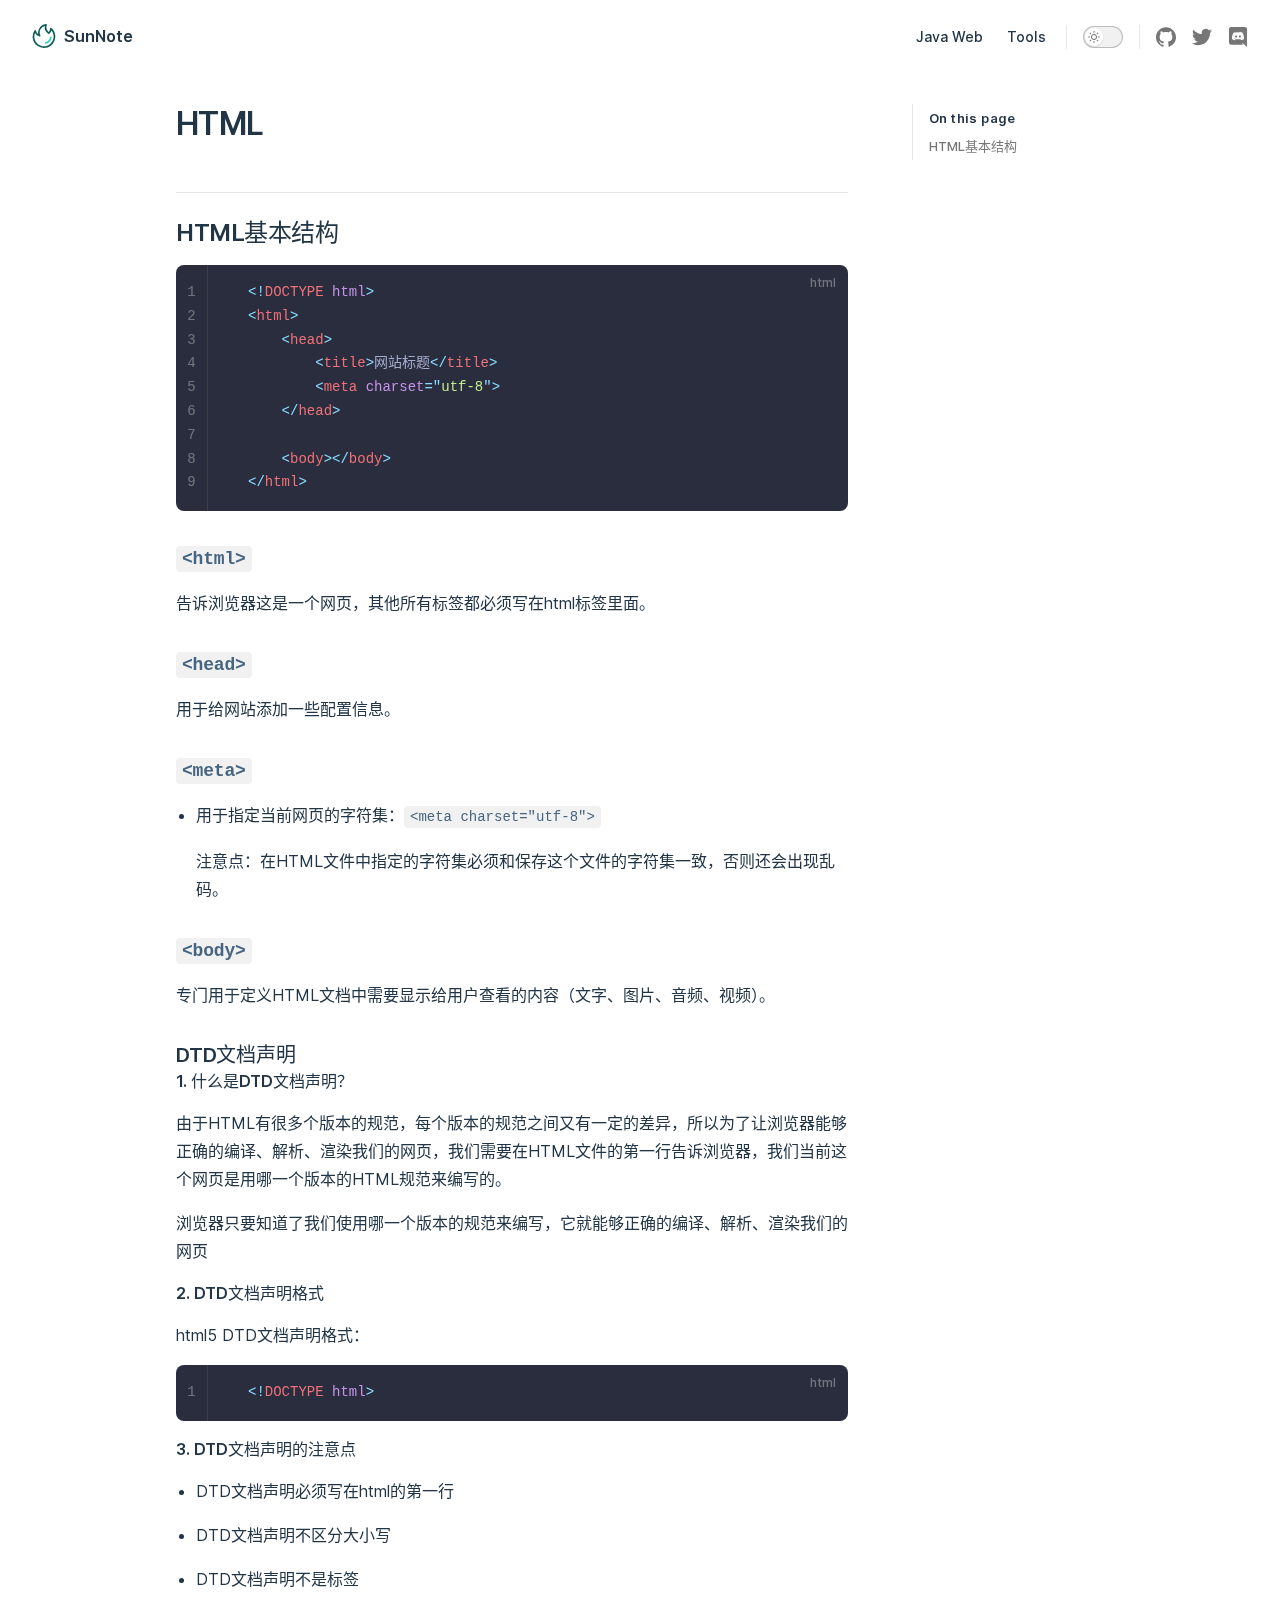
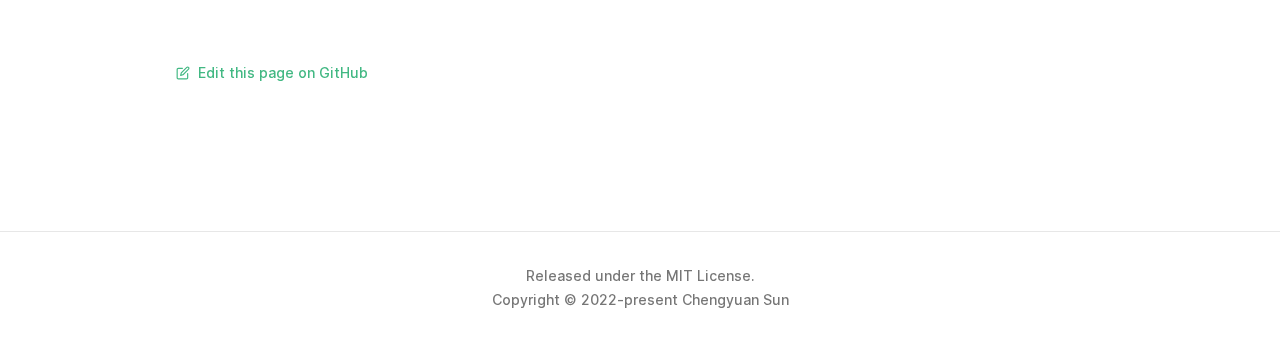
<file: front-end/html.html>
<!DOCTYPE html>
<html lang="zh-CN">
  <head>
    <meta charset="utf-8">
    <meta name="viewport" content="width=device-width,initial-scale=1">
    <title>HTML | Sun Note</title>
    <meta name="description" content="Vite & Vue powered static site generator.">
    <link rel="stylesheet" href="/assets/style.23b21340.css">
    <link rel="modulepreload" href="/assets/app.ba48b200.js">
    <link rel="modulepreload" href="/assets/front-end_html.md.560007a3.lean.js">
    
    <link rel="icon" href="/logo.svg">
  <script>(()=>{const e=localStorage.getItem("vitepress-theme-appearance"),a=window.matchMedia("(prefers-color-scheme: dark)").matches;(!e||e==="auto"?a:e==="dark")&&document.documentElement.classList.add("dark")})();</script>
  </head>
  <body>
    <div id="app"><div class="Layout" data-v-6b5fd0a9><!--[--><!--]--><!--[--><span tabindex="-1" data-v-45f6ae50></span><a href="#VPContent" class="VPSkipLink visually-hidden" data-v-45f6ae50> Skip to content </a><!--]--><!----><header class="VPNav no-sidebar" data-v-6b5fd0a9 data-v-0e356168><div class="VPNavBar" data-v-0e356168 data-v-8856f192><div class="container" data-v-8856f192><div class="VPNavBarTitle" data-v-8856f192 data-v-6a6f7ff6><a class="title" href="/" data-v-6a6f7ff6><!--[--><!--[--><!--[--><img class="VPImage dark logo" src="/logo-dark.svg" data-v-73ae1788><!--]--><!--[--><img class="VPImage light logo" src="/logo.svg" data-v-73ae1788><!--]--><!--]--><!--]--><!--[-->SunNote<!--]--></a></div><div class="content" data-v-8856f192><!----><nav aria-labelledby="main-nav-aria-label" class="VPNavBarMenu menu" data-v-8856f192 data-v-a30758ee><span id="main-nav-aria-label" class="visually-hidden" data-v-a30758ee>Main Navigation</span><!--[--><!--[--><a class="VPLink link VPNavBarMenuLink" href="/web/java-web.html" data-v-a30758ee data-v-8fba5fa8 data-v-5704c677><!--[-->Java Web<!--]--><!----></a><!--]--><!--[--><a class="VPLink link VPNavBarMenuLink" href="/tools/git.html" data-v-a30758ee data-v-8fba5fa8 data-v-5704c677><!--[-->Tools<!--]--><!----></a><!--]--><!--]--></nav><!----><div class="VPNavBarAppearance appearance" data-v-8856f192 data-v-311055f2><button class="VPSwitch VPSwitchAppearance" type="button" role="switch" aria-label="toggle dark mode" data-v-311055f2 data-v-781f9d1b data-v-1dda4c9c><span class="check" data-v-1dda4c9c><span class="icon" data-v-1dda4c9c><!--[--><svg xmlns="http://www.w3.org/2000/svg" aria-hidden="true" focusable="false" viewbox="0 0 24 24" class="sun" data-v-781f9d1b><path d="M12,18c-3.3,0-6-2.7-6-6s2.7-6,6-6s6,2.7,6,6S15.3,18,12,18zM12,8c-2.2,0-4,1.8-4,4c0,2.2,1.8,4,4,4c2.2,0,4-1.8,4-4C16,9.8,14.2,8,12,8z"></path><path d="M12,4c-0.6,0-1-0.4-1-1V1c0-0.6,0.4-1,1-1s1,0.4,1,1v2C13,3.6,12.6,4,12,4z"></path><path d="M12,24c-0.6,0-1-0.4-1-1v-2c0-0.6,0.4-1,1-1s1,0.4,1,1v2C13,23.6,12.6,24,12,24z"></path><path d="M5.6,6.6c-0.3,0-0.5-0.1-0.7-0.3L3.5,4.9c-0.4-0.4-0.4-1,0-1.4s1-0.4,1.4,0l1.4,1.4c0.4,0.4,0.4,1,0,1.4C6.2,6.5,5.9,6.6,5.6,6.6z"></path><path d="M19.8,20.8c-0.3,0-0.5-0.1-0.7-0.3l-1.4-1.4c-0.4-0.4-0.4-1,0-1.4s1-0.4,1.4,0l1.4,1.4c0.4,0.4,0.4,1,0,1.4C20.3,20.7,20,20.8,19.8,20.8z"></path><path d="M3,13H1c-0.6,0-1-0.4-1-1s0.4-1,1-1h2c0.6,0,1,0.4,1,1S3.6,13,3,13z"></path><path d="M23,13h-2c-0.6,0-1-0.4-1-1s0.4-1,1-1h2c0.6,0,1,0.4,1,1S23.6,13,23,13z"></path><path d="M4.2,20.8c-0.3,0-0.5-0.1-0.7-0.3c-0.4-0.4-0.4-1,0-1.4l1.4-1.4c0.4-0.4,1-0.4,1.4,0s0.4,1,0,1.4l-1.4,1.4C4.7,20.7,4.5,20.8,4.2,20.8z"></path><path d="M18.4,6.6c-0.3,0-0.5-0.1-0.7-0.3c-0.4-0.4-0.4-1,0-1.4l1.4-1.4c0.4-0.4,1-0.4,1.4,0s0.4,1,0,1.4l-1.4,1.4C18.9,6.5,18.6,6.6,18.4,6.6z"></path></svg><svg xmlns="http://www.w3.org/2000/svg" aria-hidden="true" focusable="false" viewbox="0 0 24 24" class="moon" data-v-781f9d1b><path d="M12.1,22c-0.3,0-0.6,0-0.9,0c-5.5-0.5-9.5-5.4-9-10.9c0.4-4.8,4.2-8.6,9-9c0.4,0,0.8,0.2,1,0.5c0.2,0.3,0.2,0.8-0.1,1.1c-2,2.7-1.4,6.4,1.3,8.4c2.1,1.6,5,1.6,7.1,0c0.3-0.2,0.7-0.3,1.1-0.1c0.3,0.2,0.5,0.6,0.5,1c-0.2,2.7-1.5,5.1-3.6,6.8C16.6,21.2,14.4,22,12.1,22zM9.3,4.4c-2.9,1-5,3.6-5.2,6.8c-0.4,4.4,2.8,8.3,7.2,8.7c2.1,0.2,4.2-0.4,5.8-1.8c1.1-0.9,1.9-2.1,2.4-3.4c-2.5,0.9-5.3,0.5-7.5-1.1C9.2,11.4,8.1,7.7,9.3,4.4z"></path></svg><!--]--></span></span></button></div><div class="VPSocialLinks VPNavBarSocialLinks social-links" data-v-8856f192 data-v-0ae890f7 data-v-4dcbaf3a><!--[--><a class="VPSocialLink" href="https://github.com/vuejs/vitepress" title="github" target="_blank" rel="noopener noreferrer" data-v-4dcbaf3a data-v-48c45ef6><svg xmlns="http://www.w3.org/2000/svg" aria-hidden="true" focusable="false" viewbox="0 0 24 24" class="icon" data-v-48c45ef6><path d="M12 .297c-6.63 0-12 5.373-12 12 0 5.303 3.438 9.8 8.205 11.385.6.113.82-.258.82-.577 0-.285-.01-1.04-.015-2.04-3.338.724-4.042-1.61-4.042-1.61C4.422 18.07 3.633 17.7 3.633 17.7c-1.087-.744.084-.729.084-.729 1.205.084 1.838 1.236 1.838 1.236 1.07 1.835 2.809 1.305 3.495.998.108-.776.417-1.305.76-1.605-2.665-.3-5.466-1.332-5.466-5.93 0-1.31.465-2.38 1.235-3.22-.135-.303-.54-1.523.105-3.176 0 0 1.005-.322 3.3 1.23.96-.267 1.98-.399 3-.405 1.02.006 2.04.138 3 .405 2.28-1.552 3.285-1.23 3.285-1.23.645 1.653.24 2.873.12 3.176.765.84 1.23 1.91 1.23 3.22 0 4.61-2.805 5.625-5.475 5.92.42.36.81 1.096.81 2.22 0 1.606-.015 2.896-.015 3.286 0 .315.21.69.825.57C20.565 22.092 24 17.592 24 12.297c0-6.627-5.373-12-12-12"></path></svg><span class="visually-hidden" data-v-48c45ef6>github</span></a><a class="VPSocialLink" href="..." title="twitter" target="_blank" rel="noopener noreferrer" data-v-4dcbaf3a data-v-48c45ef6><svg xmlns="http://www.w3.org/2000/svg" aria-hidden="true" focusable="false" viewbox="0 0 24 24" class="icon" data-v-48c45ef6><path d="M23.953 4.57a10 10 0 01-2.825.775 4.958 4.958 0 002.163-2.723c-.951.555-2.005.959-3.127 1.184a4.92 4.92 0 00-8.384 4.482C7.69 8.095 4.067 6.13 1.64 3.162a4.822 4.822 0 00-.666 2.475c0 1.71.87 3.213 2.188 4.096a4.904 4.904 0 01-2.228-.616v.06a4.923 4.923 0 003.946 4.827 4.996 4.996 0 01-2.212.085 4.936 4.936 0 004.604 3.417 9.867 9.867 0 01-6.102 2.105c-.39 0-.779-.023-1.17-.067a13.995 13.995 0 007.557 2.209c9.053 0 13.998-7.496 13.998-13.985 0-.21 0-.42-.015-.63A9.935 9.935 0 0024 4.59z"></path></svg><span class="visually-hidden" data-v-48c45ef6>twitter</span></a><a class="VPSocialLink" href="..." title="discord" target="_blank" rel="noopener noreferrer" data-v-4dcbaf3a data-v-48c45ef6><svg xmlns="http://www.w3.org/2000/svg" aria-hidden="true" focusable="false" viewbox="0 0 24 24" class="icon" data-v-48c45ef6><path d="M20.222 0c1.406 0 2.54 1.137 2.607 2.475V24l-2.677-2.273-1.47-1.338-1.604-1.398.67 2.205H3.71c-1.402 0-2.54-1.065-2.54-2.476V2.48C1.17 1.142 2.31.003 3.715.003h16.5L20.222 0zm-6.118 5.683h-.03l-.202.2c2.073.6 3.076 1.537 3.076 1.537-1.336-.668-2.54-1.002-3.744-1.137-.87-.135-1.74-.064-2.475 0h-.2c-.47 0-1.47.2-2.81.735-.467.203-.735.336-.735.336s1.002-1.002 3.21-1.537l-.135-.135s-1.672-.064-3.477 1.27c0 0-1.805 3.144-1.805 7.02 0 0 1 1.74 3.743 1.806 0 0 .4-.533.805-1.002-1.54-.468-2.14-1.404-2.14-1.404s.134.066.335.2h.06c.03 0 .044.015.06.03v.006c.016.016.03.03.06.03.33.136.66.27.93.4.466.202 1.065.403 1.8.536.93.135 1.996.2 3.21 0 .6-.135 1.2-.267 1.8-.535.39-.2.87-.4 1.397-.737 0 0-.6.936-2.205 1.404.33.466.795 1 .795 1 2.744-.06 3.81-1.8 3.87-1.726 0-3.87-1.815-7.02-1.815-7.02-1.635-1.214-3.165-1.26-3.435-1.26l.056-.02zm.168 4.413c.703 0 1.27.6 1.27 1.335 0 .74-.57 1.34-1.27 1.34-.7 0-1.27-.6-1.27-1.334.002-.74.573-1.338 1.27-1.338zm-4.543 0c.7 0 1.266.6 1.266 1.335 0 .74-.57 1.34-1.27 1.34-.7 0-1.27-.6-1.27-1.334 0-.74.57-1.338 1.27-1.338z"></path></svg><span class="visually-hidden" data-v-48c45ef6>discord</span></a><!--]--></div><div class="VPFlyout VPNavBarExtra extra" data-v-8856f192 data-v-0562f5c0 data-v-8dccea88><button type="button" class="button" aria-haspopup="true" aria-expanded="false" aria-label="extra navigation" data-v-8dccea88><svg xmlns="http://www.w3.org/2000/svg" aria-hidden="true" focusable="false" viewbox="0 0 24 24" class="icon" data-v-8dccea88><circle cx="12" cy="12" r="2"></circle><circle cx="19" cy="12" r="2"></circle><circle cx="5" cy="12" r="2"></circle></svg></button><div class="menu" data-v-8dccea88><div class="VPMenu" data-v-8dccea88 data-v-e73581a2><!----><!--[--><!--[--><!----><div class="group" data-v-0562f5c0><div class="item appearance" data-v-0562f5c0><p class="label" data-v-0562f5c0>Appearance</p><div class="appearance-action" data-v-0562f5c0><button class="VPSwitch VPSwitchAppearance" type="button" role="switch" aria-label="toggle dark mode" data-v-0562f5c0 data-v-781f9d1b data-v-1dda4c9c><span class="check" data-v-1dda4c9c><span class="icon" data-v-1dda4c9c><!--[--><svg xmlns="http://www.w3.org/2000/svg" aria-hidden="true" focusable="false" viewbox="0 0 24 24" class="sun" data-v-781f9d1b><path d="M12,18c-3.3,0-6-2.7-6-6s2.7-6,6-6s6,2.7,6,6S15.3,18,12,18zM12,8c-2.2,0-4,1.8-4,4c0,2.2,1.8,4,4,4c2.2,0,4-1.8,4-4C16,9.8,14.2,8,12,8z"></path><path d="M12,4c-0.6,0-1-0.4-1-1V1c0-0.6,0.4-1,1-1s1,0.4,1,1v2C13,3.6,12.6,4,12,4z"></path><path d="M12,24c-0.6,0-1-0.4-1-1v-2c0-0.6,0.4-1,1-1s1,0.4,1,1v2C13,23.6,12.6,24,12,24z"></path><path d="M5.6,6.6c-0.3,0-0.5-0.1-0.7-0.3L3.5,4.9c-0.4-0.4-0.4-1,0-1.4s1-0.4,1.4,0l1.4,1.4c0.4,0.4,0.4,1,0,1.4C6.2,6.5,5.9,6.6,5.6,6.6z"></path><path d="M19.8,20.8c-0.3,0-0.5-0.1-0.7-0.3l-1.4-1.4c-0.4-0.4-0.4-1,0-1.4s1-0.4,1.4,0l1.4,1.4c0.4,0.4,0.4,1,0,1.4C20.3,20.7,20,20.8,19.8,20.8z"></path><path d="M3,13H1c-0.6,0-1-0.4-1-1s0.4-1,1-1h2c0.6,0,1,0.4,1,1S3.6,13,3,13z"></path><path d="M23,13h-2c-0.6,0-1-0.4-1-1s0.4-1,1-1h2c0.6,0,1,0.4,1,1S23.6,13,23,13z"></path><path d="M4.2,20.8c-0.3,0-0.5-0.1-0.7-0.3c-0.4-0.4-0.4-1,0-1.4l1.4-1.4c0.4-0.4,1-0.4,1.4,0s0.4,1,0,1.4l-1.4,1.4C4.7,20.7,4.5,20.8,4.2,20.8z"></path><path d="M18.4,6.6c-0.3,0-0.5-0.1-0.7-0.3c-0.4-0.4-0.4-1,0-1.4l1.4-1.4c0.4-0.4,1-0.4,1.4,0s0.4,1,0,1.4l-1.4,1.4C18.9,6.5,18.6,6.6,18.4,6.6z"></path></svg><svg xmlns="http://www.w3.org/2000/svg" aria-hidden="true" focusable="false" viewbox="0 0 24 24" class="moon" data-v-781f9d1b><path d="M12.1,22c-0.3,0-0.6,0-0.9,0c-5.5-0.5-9.5-5.4-9-10.9c0.4-4.8,4.2-8.6,9-9c0.4,0,0.8,0.2,1,0.5c0.2,0.3,0.2,0.8-0.1,1.1c-2,2.7-1.4,6.4,1.3,8.4c2.1,1.6,5,1.6,7.1,0c0.3-0.2,0.7-0.3,1.1-0.1c0.3,0.2,0.5,0.6,0.5,1c-0.2,2.7-1.5,5.1-3.6,6.8C16.6,21.2,14.4,22,12.1,22zM9.3,4.4c-2.9,1-5,3.6-5.2,6.8c-0.4,4.4,2.8,8.3,7.2,8.7c2.1,0.2,4.2-0.4,5.8-1.8c1.1-0.9,1.9-2.1,2.4-3.4c-2.5,0.9-5.3,0.5-7.5-1.1C9.2,11.4,8.1,7.7,9.3,4.4z"></path></svg><!--]--></span></span></button></div></div></div><div class="group" data-v-0562f5c0><div class="item social-links" data-v-0562f5c0><div class="VPSocialLinks social-links-list" data-v-0562f5c0 data-v-4dcbaf3a><!--[--><a class="VPSocialLink" href="https://github.com/vuejs/vitepress" title="github" target="_blank" rel="noopener noreferrer" data-v-4dcbaf3a data-v-48c45ef6><svg xmlns="http://www.w3.org/2000/svg" aria-hidden="true" focusable="false" viewbox="0 0 24 24" class="icon" data-v-48c45ef6><path d="M12 .297c-6.63 0-12 5.373-12 12 0 5.303 3.438 9.8 8.205 11.385.6.113.82-.258.82-.577 0-.285-.01-1.04-.015-2.04-3.338.724-4.042-1.61-4.042-1.61C4.422 18.07 3.633 17.7 3.633 17.7c-1.087-.744.084-.729.084-.729 1.205.084 1.838 1.236 1.838 1.236 1.07 1.835 2.809 1.305 3.495.998.108-.776.417-1.305.76-1.605-2.665-.3-5.466-1.332-5.466-5.93 0-1.31.465-2.38 1.235-3.22-.135-.303-.54-1.523.105-3.176 0 0 1.005-.322 3.3 1.23.96-.267 1.98-.399 3-.405 1.02.006 2.04.138 3 .405 2.28-1.552 3.285-1.23 3.285-1.23.645 1.653.24 2.873.12 3.176.765.84 1.23 1.91 1.23 3.22 0 4.61-2.805 5.625-5.475 5.92.42.36.81 1.096.81 2.22 0 1.606-.015 2.896-.015 3.286 0 .315.21.69.825.57C20.565 22.092 24 17.592 24 12.297c0-6.627-5.373-12-12-12"></path></svg><span class="visually-hidden" data-v-48c45ef6>github</span></a><a class="VPSocialLink" href="..." title="twitter" target="_blank" rel="noopener noreferrer" data-v-4dcbaf3a data-v-48c45ef6><svg xmlns="http://www.w3.org/2000/svg" aria-hidden="true" focusable="false" viewbox="0 0 24 24" class="icon" data-v-48c45ef6><path d="M23.953 4.57a10 10 0 01-2.825.775 4.958 4.958 0 002.163-2.723c-.951.555-2.005.959-3.127 1.184a4.92 4.92 0 00-8.384 4.482C7.69 8.095 4.067 6.13 1.64 3.162a4.822 4.822 0 00-.666 2.475c0 1.71.87 3.213 2.188 4.096a4.904 4.904 0 01-2.228-.616v.06a4.923 4.923 0 003.946 4.827 4.996 4.996 0 01-2.212.085 4.936 4.936 0 004.604 3.417 9.867 9.867 0 01-6.102 2.105c-.39 0-.779-.023-1.17-.067a13.995 13.995 0 007.557 2.209c9.053 0 13.998-7.496 13.998-13.985 0-.21 0-.42-.015-.63A9.935 9.935 0 0024 4.59z"></path></svg><span class="visually-hidden" data-v-48c45ef6>twitter</span></a><a class="VPSocialLink" href="..." title="discord" target="_blank" rel="noopener noreferrer" data-v-4dcbaf3a data-v-48c45ef6><svg xmlns="http://www.w3.org/2000/svg" aria-hidden="true" focusable="false" viewbox="0 0 24 24" class="icon" data-v-48c45ef6><path d="M20.222 0c1.406 0 2.54 1.137 2.607 2.475V24l-2.677-2.273-1.47-1.338-1.604-1.398.67 2.205H3.71c-1.402 0-2.54-1.065-2.54-2.476V2.48C1.17 1.142 2.31.003 3.715.003h16.5L20.222 0zm-6.118 5.683h-.03l-.202.2c2.073.6 3.076 1.537 3.076 1.537-1.336-.668-2.54-1.002-3.744-1.137-.87-.135-1.74-.064-2.475 0h-.2c-.47 0-1.47.2-2.81.735-.467.203-.735.336-.735.336s1.002-1.002 3.21-1.537l-.135-.135s-1.672-.064-3.477 1.27c0 0-1.805 3.144-1.805 7.02 0 0 1 1.74 3.743 1.806 0 0 .4-.533.805-1.002-1.54-.468-2.14-1.404-2.14-1.404s.134.066.335.2h.06c.03 0 .044.015.06.03v.006c.016.016.03.03.06.03.33.136.66.27.93.4.466.202 1.065.403 1.8.536.93.135 1.996.2 3.21 0 .6-.135 1.2-.267 1.8-.535.39-.2.87-.4 1.397-.737 0 0-.6.936-2.205 1.404.33.466.795 1 .795 1 2.744-.06 3.81-1.8 3.87-1.726 0-3.87-1.815-7.02-1.815-7.02-1.635-1.214-3.165-1.26-3.435-1.26l.056-.02zm.168 4.413c.703 0 1.27.6 1.27 1.335 0 .74-.57 1.34-1.27 1.34-.7 0-1.27-.6-1.27-1.334.002-.74.573-1.338 1.27-1.338zm-4.543 0c.7 0 1.266.6 1.266 1.335 0 .74-.57 1.34-1.27 1.34-.7 0-1.27-.6-1.27-1.334 0-.74.57-1.338 1.27-1.338z"></path></svg><span class="visually-hidden" data-v-48c45ef6>discord</span></a><!--]--></div></div></div><!--]--><!--]--></div></div></div><button type="button" class="VPNavBarHamburger hamburger" aria-label="mobile navigation" aria-expanded="false" aria-controls="VPNavScreen" data-v-8856f192 data-v-6f008456><span class="container" data-v-6f008456><span class="top" data-v-6f008456></span><span class="middle" data-v-6f008456></span><span class="bottom" data-v-6f008456></span></span></button></div></div></div><!----></header><!----><!----><div class="VPContent" id="VPContent" data-v-6b5fd0a9 data-v-a4c57a06><div class="VPDoc" data-v-a4c57a06 data-v-79ca2460><div class="container" data-v-79ca2460><div class="aside" data-v-79ca2460><div class="aside-curtain" data-v-79ca2460></div><div class="aside-container" data-v-79ca2460><div class="aside-content" data-v-79ca2460><div class="VPDocAside" data-v-79ca2460 data-v-779d834d><!--[--><!--]--><!--[--><!--]--><div class="VPDocAsideOutline has-outline" data-v-779d834d data-v-51e5a8ce><div class="content" data-v-51e5a8ce><div class="outline-marker" data-v-51e5a8ce></div><div class="outline-title" data-v-51e5a8ce>On this page</div><nav aria-labelledby="doc-outline-aria-label" data-v-51e5a8ce><span class="visually-hidden" id="doc-outline-aria-label" data-v-51e5a8ce> Table of Contents for current page </span><ul class="root" data-v-51e5a8ce><!--[--><li style="" data-v-51e5a8ce><a class="outline-link" href="#html基本结构" data-v-51e5a8ce>HTML基本结构</a><!----></li><!--]--></ul></nav></div></div><!--[--><!--]--><div class="spacer" data-v-779d834d></div><!--[--><!--]--><!----><!--[--><!--]--><!--[--><!--]--></div></div></div></div><div class="content" data-v-79ca2460><div class="content-container" data-v-79ca2460><!--[--><!--]--><main class="main" data-v-79ca2460><div style="position:relative;" class="vp-doc _front-end_html" data-v-79ca2460><div><h1 id="html" tabindex="-1">HTML <a class="header-anchor" href="#html" aria-hidden="true">#</a></h1><h2 id="html基本结构" tabindex="-1">HTML基本结构 <a class="header-anchor" href="#html基本结构" aria-hidden="true">#</a></h2><div class="language-html line-numbers-mode"><span class="copy"></span><pre><code><span class="line"><span style="color:#89DDFF;">&lt;!</span><span style="color:#F07178;">DOCTYPE</span><span style="color:#89DDFF;"> </span><span style="color:#C792EA;">html</span><span style="color:#89DDFF;">&gt;</span></span>
<span class="line"><span style="color:#89DDFF;">&lt;</span><span style="color:#F07178;">html</span><span style="color:#89DDFF;">&gt;</span></span>
<span class="line"><span style="color:#A6ACCD;">	</span><span style="color:#89DDFF;">&lt;</span><span style="color:#F07178;">head</span><span style="color:#89DDFF;">&gt;</span></span>
<span class="line"><span style="color:#A6ACCD;">        </span><span style="color:#89DDFF;">&lt;</span><span style="color:#F07178;">title</span><span style="color:#89DDFF;">&gt;</span><span style="color:#A6ACCD;">网站标题</span><span style="color:#89DDFF;">&lt;/</span><span style="color:#F07178;">title</span><span style="color:#89DDFF;">&gt;</span></span>
<span class="line"><span style="color:#A6ACCD;">        </span><span style="color:#89DDFF;">&lt;</span><span style="color:#F07178;">meta</span><span style="color:#89DDFF;"> </span><span style="color:#C792EA;">charset</span><span style="color:#89DDFF;">=</span><span style="color:#89DDFF;">&quot;</span><span style="color:#C3E88D;">utf-8</span><span style="color:#89DDFF;">&quot;</span><span style="color:#89DDFF;">&gt;</span></span>
<span class="line"><span style="color:#A6ACCD;">    </span><span style="color:#89DDFF;">&lt;/</span><span style="color:#F07178;">head</span><span style="color:#89DDFF;">&gt;</span></span>
<span class="line"><span style="color:#A6ACCD;">    </span></span>
<span class="line"><span style="color:#A6ACCD;">    </span><span style="color:#89DDFF;">&lt;</span><span style="color:#F07178;">body</span><span style="color:#89DDFF;">&gt;&lt;/</span><span style="color:#F07178;">body</span><span style="color:#89DDFF;">&gt;</span></span>
<span class="line"><span style="color:#89DDFF;">&lt;/</span><span style="color:#F07178;">html</span><span style="color:#89DDFF;">&gt;</span></span>
<span class="line"></span></code></pre><div class="line-numbers-wrapper"><span class="line-number">1</span><br><span class="line-number">2</span><br><span class="line-number">3</span><br><span class="line-number">4</span><br><span class="line-number">5</span><br><span class="line-number">6</span><br><span class="line-number">7</span><br><span class="line-number">8</span><br><span class="line-number">9</span><br></div></div><h3 id="html-1" tabindex="-1"><code>&lt;html&gt;</code> <a class="header-anchor" href="#html-1" aria-hidden="true">#</a></h3><p>告诉浏览器这是一个网页，其他所有标签都必须写在html标签里面。</p><h3 id="head" tabindex="-1"><code>&lt;head&gt;</code> <a class="header-anchor" href="#head" aria-hidden="true">#</a></h3><p>用于给网站添加一些配置信息。</p><h3 id="meta" tabindex="-1"><code>&lt;meta&gt;</code> <a class="header-anchor" href="#meta" aria-hidden="true">#</a></h3><ul><li><p>用于指定当前网页的字符集：<code>&lt;meta charset=&quot;utf-8&quot;&gt;</code></p><p><strong>注意点</strong>：在HTML文件中指定的字符集必须和保存这个文件的字符集一致，否则还会出现乱码。</p></li></ul><h3 id="body" tabindex="-1"><code>&lt;body&gt;</code> <a class="header-anchor" href="#body" aria-hidden="true">#</a></h3><p>专门用于定义HTML文档中需要显示给用户查看的内容（文字、图片、音频、视频）。</p><h3 id="dtd文档声明" tabindex="-1">DTD文档声明 <a class="header-anchor" href="#dtd文档声明" aria-hidden="true">#</a></h3><h4 id="_1-什么是dtd文档声明？" tabindex="-1">1. 什么是DTD文档声明？ <a class="header-anchor" href="#_1-什么是dtd文档声明？" aria-hidden="true">#</a></h4><p>由于HTML有很多个版本的规范，每个版本的规范之间又有一定的差异，所以为了让浏览器能够正确的编译、解析、渲染我们的网页，我们需要在HTML文件的第一行告诉浏览器，我们当前这个网页是用哪一个版本的HTML规范来编写的。</p><p>浏览器只要知道了我们使用哪一个版本的规范来编写，它就能够正确的编译、解析、渲染我们的网页</p><h4 id="_2-dtd文档声明格式" tabindex="-1">2. DTD文档声明格式 <a class="header-anchor" href="#_2-dtd文档声明格式" aria-hidden="true">#</a></h4><p>html5 DTD文档声明格式：</p><div class="language-html line-numbers-mode"><span class="copy"></span><pre><code><span class="line"><span style="color:#89DDFF;">&lt;!</span><span style="color:#F07178;">DOCTYPE</span><span style="color:#89DDFF;"> </span><span style="color:#C792EA;">html</span><span style="color:#89DDFF;">&gt;</span></span>
<span class="line"></span></code></pre><div class="line-numbers-wrapper"><span class="line-number">1</span><br></div></div><h4 id="_3-dtd文档声明的注意点" tabindex="-1">3. DTD文档声明的注意点 <a class="header-anchor" href="#_3-dtd文档声明的注意点" aria-hidden="true">#</a></h4><ul><li><p>DTD文档声明必须写在html的第一行</p></li><li><p>DTD文档声明不区分大小写</p></li><li><p>DTD文档声明不是标签</p></li></ul></div></div></main><footer class="VPDocFooter" data-v-79ca2460 data-v-04568844><div class="edit-info" data-v-04568844><div class="edit-link" data-v-04568844><a class="VPLink link edit-link-button" href="https://github.com/vuejs/vitepress/edit/main/docs/front-end/html.md" target="_blank" rel="noopener noreferrer" data-v-04568844 data-v-5704c677><!--[--><svg xmlns="http://www.w3.org/2000/svg" viewbox="0 0 24 24" class="edit-link-icon" data-v-04568844><path d="M18,23H4c-1.7,0-3-1.3-3-3V6c0-1.7,1.3-3,3-3h7c0.6,0,1,0.4,1,1s-0.4,1-1,1H4C3.4,5,3,5.4,3,6v14c0,0.6,0.4,1,1,1h14c0.6,0,1-0.4,1-1v-7c0-0.6,0.4-1,1-1s1,0.4,1,1v7C21,21.7,19.7,23,18,23z"></path><path d="M8,17c-0.3,0-0.5-0.1-0.7-0.3C7,16.5,6.9,16.1,7,15.8l1-4c0-0.2,0.1-0.3,0.3-0.5l9.5-9.5c1.2-1.2,3.2-1.2,4.4,0c1.2,1.2,1.2,3.2,0,4.4l-9.5,9.5c-0.1,0.1-0.3,0.2-0.5,0.3l-4,1C8.2,17,8.1,17,8,17zM9.9,12.5l-0.5,2.1l2.1-0.5l9.3-9.3c0.4-0.4,0.4-1.1,0-1.6c-0.4-0.4-1.2-0.4-1.6,0l0,0L9.9,12.5z M18.5,2.5L18.5,2.5L18.5,2.5z"></path></svg> Edit this page on GitHub<!--]--><!----></a></div><!----></div><!----></footer><!--[--><!--]--></div></div></div></div></div><footer class="VPFooter" data-v-6b5fd0a9 data-v-5b331722><div class="container" data-v-5b331722><p class="message" data-v-5b331722>Released under the MIT License.</p><p class="copyright" data-v-5b331722>Copyright © 2022-present Chengyuan Sun</p></div></footer><!--[--><!--]--></div></div>
    <script>__VP_HASH_MAP__ = JSON.parse("{\"front-end_html.md\":\"560007a3\",\"index.md\":\"a96d71ac\",\"tools_git.md\":\"0607086c\",\"web_java-web.md\":\"d01f3392\"}")</script>
    <script type="module" async src="/assets/app.ba48b200.js"></script>
    
  </body>
</html>
</file>
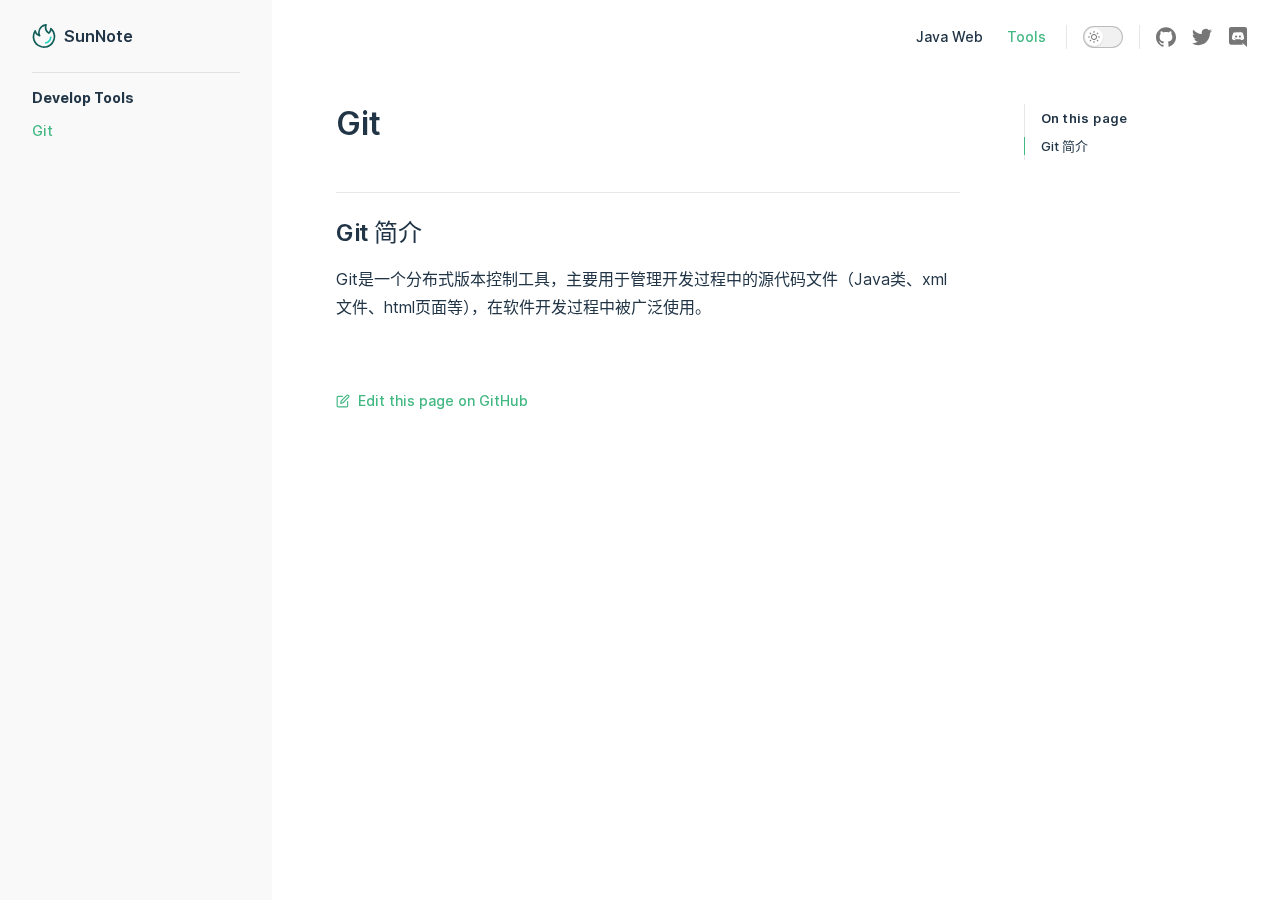
<file: tools/git.html>
<!DOCTYPE html>
<html lang="zh-CN">
  <head>
    <meta charset="utf-8">
    <meta name="viewport" content="width=device-width,initial-scale=1">
    <title>Git | Sun Note</title>
    <meta name="description" content="Vite & Vue powered static site generator.">
    <link rel="stylesheet" href="/assets/style.23b21340.css">
    <link rel="modulepreload" href="/assets/app.ba48b200.js">
    <link rel="modulepreload" href="/assets/tools_git.md.0607086c.lean.js">
    
    <link rel="icon" href="/logo.svg">
  <script>(()=>{const e=localStorage.getItem("vitepress-theme-appearance"),a=window.matchMedia("(prefers-color-scheme: dark)").matches;(!e||e==="auto"?a:e==="dark")&&document.documentElement.classList.add("dark")})();</script>
  </head>
  <body>
    <div id="app"><div class="Layout" data-v-6b5fd0a9><!--[--><!--]--><!--[--><span tabindex="-1" data-v-45f6ae50></span><a href="#VPContent" class="VPSkipLink visually-hidden" data-v-45f6ae50> Skip to content </a><!--]--><!----><header class="VPNav" data-v-6b5fd0a9 data-v-0e356168><div class="VPNavBar has-sidebar" data-v-0e356168 data-v-8856f192><div class="container" data-v-8856f192><div class="VPNavBarTitle has-sidebar" data-v-8856f192 data-v-6a6f7ff6><a class="title" href="/" data-v-6a6f7ff6><!--[--><!--[--><!--[--><img class="VPImage dark logo" src="/logo-dark.svg" data-v-73ae1788><!--]--><!--[--><img class="VPImage light logo" src="/logo.svg" data-v-73ae1788><!--]--><!--]--><!--]--><!--[-->SunNote<!--]--></a></div><div class="content" data-v-8856f192><!----><nav aria-labelledby="main-nav-aria-label" class="VPNavBarMenu menu" data-v-8856f192 data-v-a30758ee><span id="main-nav-aria-label" class="visually-hidden" data-v-a30758ee>Main Navigation</span><!--[--><!--[--><a class="VPLink link VPNavBarMenuLink" href="/web/java-web.html" data-v-a30758ee data-v-8fba5fa8 data-v-5704c677><!--[-->Java Web<!--]--><!----></a><!--]--><!--[--><a class="VPLink link VPNavBarMenuLink active" href="/tools/git.html" data-v-a30758ee data-v-8fba5fa8 data-v-5704c677><!--[-->Tools<!--]--><!----></a><!--]--><!--]--></nav><!----><div class="VPNavBarAppearance appearance" data-v-8856f192 data-v-311055f2><button class="VPSwitch VPSwitchAppearance" type="button" role="switch" aria-label="toggle dark mode" data-v-311055f2 data-v-781f9d1b data-v-1dda4c9c><span class="check" data-v-1dda4c9c><span class="icon" data-v-1dda4c9c><!--[--><svg xmlns="http://www.w3.org/2000/svg" aria-hidden="true" focusable="false" viewbox="0 0 24 24" class="sun" data-v-781f9d1b><path d="M12,18c-3.3,0-6-2.7-6-6s2.7-6,6-6s6,2.7,6,6S15.3,18,12,18zM12,8c-2.2,0-4,1.8-4,4c0,2.2,1.8,4,4,4c2.2,0,4-1.8,4-4C16,9.8,14.2,8,12,8z"></path><path d="M12,4c-0.6,0-1-0.4-1-1V1c0-0.6,0.4-1,1-1s1,0.4,1,1v2C13,3.6,12.6,4,12,4z"></path><path d="M12,24c-0.6,0-1-0.4-1-1v-2c0-0.6,0.4-1,1-1s1,0.4,1,1v2C13,23.6,12.6,24,12,24z"></path><path d="M5.6,6.6c-0.3,0-0.5-0.1-0.7-0.3L3.5,4.9c-0.4-0.4-0.4-1,0-1.4s1-0.4,1.4,0l1.4,1.4c0.4,0.4,0.4,1,0,1.4C6.2,6.5,5.9,6.6,5.6,6.6z"></path><path d="M19.8,20.8c-0.3,0-0.5-0.1-0.7-0.3l-1.4-1.4c-0.4-0.4-0.4-1,0-1.4s1-0.4,1.4,0l1.4,1.4c0.4,0.4,0.4,1,0,1.4C20.3,20.7,20,20.8,19.8,20.8z"></path><path d="M3,13H1c-0.6,0-1-0.4-1-1s0.4-1,1-1h2c0.6,0,1,0.4,1,1S3.6,13,3,13z"></path><path d="M23,13h-2c-0.6,0-1-0.4-1-1s0.4-1,1-1h2c0.6,0,1,0.4,1,1S23.6,13,23,13z"></path><path d="M4.2,20.8c-0.3,0-0.5-0.1-0.7-0.3c-0.4-0.4-0.4-1,0-1.4l1.4-1.4c0.4-0.4,1-0.4,1.4,0s0.4,1,0,1.4l-1.4,1.4C4.7,20.7,4.5,20.8,4.2,20.8z"></path><path d="M18.4,6.6c-0.3,0-0.5-0.1-0.7-0.3c-0.4-0.4-0.4-1,0-1.4l1.4-1.4c0.4-0.4,1-0.4,1.4,0s0.4,1,0,1.4l-1.4,1.4C18.9,6.5,18.6,6.6,18.4,6.6z"></path></svg><svg xmlns="http://www.w3.org/2000/svg" aria-hidden="true" focusable="false" viewbox="0 0 24 24" class="moon" data-v-781f9d1b><path d="M12.1,22c-0.3,0-0.6,0-0.9,0c-5.5-0.5-9.5-5.4-9-10.9c0.4-4.8,4.2-8.6,9-9c0.4,0,0.8,0.2,1,0.5c0.2,0.3,0.2,0.8-0.1,1.1c-2,2.7-1.4,6.4,1.3,8.4c2.1,1.6,5,1.6,7.1,0c0.3-0.2,0.7-0.3,1.1-0.1c0.3,0.2,0.5,0.6,0.5,1c-0.2,2.7-1.5,5.1-3.6,6.8C16.6,21.2,14.4,22,12.1,22zM9.3,4.4c-2.9,1-5,3.6-5.2,6.8c-0.4,4.4,2.8,8.3,7.2,8.7c2.1,0.2,4.2-0.4,5.8-1.8c1.1-0.9,1.9-2.1,2.4-3.4c-2.5,0.9-5.3,0.5-7.5-1.1C9.2,11.4,8.1,7.7,9.3,4.4z"></path></svg><!--]--></span></span></button></div><div class="VPSocialLinks VPNavBarSocialLinks social-links" data-v-8856f192 data-v-0ae890f7 data-v-4dcbaf3a><!--[--><a class="VPSocialLink" href="https://github.com/vuejs/vitepress" title="github" target="_blank" rel="noopener noreferrer" data-v-4dcbaf3a data-v-48c45ef6><svg xmlns="http://www.w3.org/2000/svg" aria-hidden="true" focusable="false" viewbox="0 0 24 24" class="icon" data-v-48c45ef6><path d="M12 .297c-6.63 0-12 5.373-12 12 0 5.303 3.438 9.8 8.205 11.385.6.113.82-.258.82-.577 0-.285-.01-1.04-.015-2.04-3.338.724-4.042-1.61-4.042-1.61C4.422 18.07 3.633 17.7 3.633 17.7c-1.087-.744.084-.729.084-.729 1.205.084 1.838 1.236 1.838 1.236 1.07 1.835 2.809 1.305 3.495.998.108-.776.417-1.305.76-1.605-2.665-.3-5.466-1.332-5.466-5.93 0-1.31.465-2.38 1.235-3.22-.135-.303-.54-1.523.105-3.176 0 0 1.005-.322 3.3 1.23.96-.267 1.98-.399 3-.405 1.02.006 2.04.138 3 .405 2.28-1.552 3.285-1.23 3.285-1.23.645 1.653.24 2.873.12 3.176.765.84 1.23 1.91 1.23 3.22 0 4.61-2.805 5.625-5.475 5.92.42.36.81 1.096.81 2.22 0 1.606-.015 2.896-.015 3.286 0 .315.21.69.825.57C20.565 22.092 24 17.592 24 12.297c0-6.627-5.373-12-12-12"></path></svg><span class="visually-hidden" data-v-48c45ef6>github</span></a><a class="VPSocialLink" href="..." title="twitter" target="_blank" rel="noopener noreferrer" data-v-4dcbaf3a data-v-48c45ef6><svg xmlns="http://www.w3.org/2000/svg" aria-hidden="true" focusable="false" viewbox="0 0 24 24" class="icon" data-v-48c45ef6><path d="M23.953 4.57a10 10 0 01-2.825.775 4.958 4.958 0 002.163-2.723c-.951.555-2.005.959-3.127 1.184a4.92 4.92 0 00-8.384 4.482C7.69 8.095 4.067 6.13 1.64 3.162a4.822 4.822 0 00-.666 2.475c0 1.71.87 3.213 2.188 4.096a4.904 4.904 0 01-2.228-.616v.06a4.923 4.923 0 003.946 4.827 4.996 4.996 0 01-2.212.085 4.936 4.936 0 004.604 3.417 9.867 9.867 0 01-6.102 2.105c-.39 0-.779-.023-1.17-.067a13.995 13.995 0 007.557 2.209c9.053 0 13.998-7.496 13.998-13.985 0-.21 0-.42-.015-.63A9.935 9.935 0 0024 4.59z"></path></svg><span class="visually-hidden" data-v-48c45ef6>twitter</span></a><a class="VPSocialLink" href="..." title="discord" target="_blank" rel="noopener noreferrer" data-v-4dcbaf3a data-v-48c45ef6><svg xmlns="http://www.w3.org/2000/svg" aria-hidden="true" focusable="false" viewbox="0 0 24 24" class="icon" data-v-48c45ef6><path d="M20.222 0c1.406 0 2.54 1.137 2.607 2.475V24l-2.677-2.273-1.47-1.338-1.604-1.398.67 2.205H3.71c-1.402 0-2.54-1.065-2.54-2.476V2.48C1.17 1.142 2.31.003 3.715.003h16.5L20.222 0zm-6.118 5.683h-.03l-.202.2c2.073.6 3.076 1.537 3.076 1.537-1.336-.668-2.54-1.002-3.744-1.137-.87-.135-1.74-.064-2.475 0h-.2c-.47 0-1.47.2-2.81.735-.467.203-.735.336-.735.336s1.002-1.002 3.21-1.537l-.135-.135s-1.672-.064-3.477 1.27c0 0-1.805 3.144-1.805 7.02 0 0 1 1.74 3.743 1.806 0 0 .4-.533.805-1.002-1.54-.468-2.14-1.404-2.14-1.404s.134.066.335.2h.06c.03 0 .044.015.06.03v.006c.016.016.03.03.06.03.33.136.66.27.93.4.466.202 1.065.403 1.8.536.93.135 1.996.2 3.21 0 .6-.135 1.2-.267 1.8-.535.39-.2.87-.4 1.397-.737 0 0-.6.936-2.205 1.404.33.466.795 1 .795 1 2.744-.06 3.81-1.8 3.87-1.726 0-3.87-1.815-7.02-1.815-7.02-1.635-1.214-3.165-1.26-3.435-1.26l.056-.02zm.168 4.413c.703 0 1.27.6 1.27 1.335 0 .74-.57 1.34-1.27 1.34-.7 0-1.27-.6-1.27-1.334.002-.74.573-1.338 1.27-1.338zm-4.543 0c.7 0 1.266.6 1.266 1.335 0 .74-.57 1.34-1.27 1.34-.7 0-1.27-.6-1.27-1.334 0-.74.57-1.338 1.27-1.338z"></path></svg><span class="visually-hidden" data-v-48c45ef6>discord</span></a><!--]--></div><div class="VPFlyout VPNavBarExtra extra" data-v-8856f192 data-v-0562f5c0 data-v-8dccea88><button type="button" class="button" aria-haspopup="true" aria-expanded="false" aria-label="extra navigation" data-v-8dccea88><svg xmlns="http://www.w3.org/2000/svg" aria-hidden="true" focusable="false" viewbox="0 0 24 24" class="icon" data-v-8dccea88><circle cx="12" cy="12" r="2"></circle><circle cx="19" cy="12" r="2"></circle><circle cx="5" cy="12" r="2"></circle></svg></button><div class="menu" data-v-8dccea88><div class="VPMenu" data-v-8dccea88 data-v-e73581a2><!----><!--[--><!--[--><!----><div class="group" data-v-0562f5c0><div class="item appearance" data-v-0562f5c0><p class="label" data-v-0562f5c0>Appearance</p><div class="appearance-action" data-v-0562f5c0><button class="VPSwitch VPSwitchAppearance" type="button" role="switch" aria-label="toggle dark mode" data-v-0562f5c0 data-v-781f9d1b data-v-1dda4c9c><span class="check" data-v-1dda4c9c><span class="icon" data-v-1dda4c9c><!--[--><svg xmlns="http://www.w3.org/2000/svg" aria-hidden="true" focusable="false" viewbox="0 0 24 24" class="sun" data-v-781f9d1b><path d="M12,18c-3.3,0-6-2.7-6-6s2.7-6,6-6s6,2.7,6,6S15.3,18,12,18zM12,8c-2.2,0-4,1.8-4,4c0,2.2,1.8,4,4,4c2.2,0,4-1.8,4-4C16,9.8,14.2,8,12,8z"></path><path d="M12,4c-0.6,0-1-0.4-1-1V1c0-0.6,0.4-1,1-1s1,0.4,1,1v2C13,3.6,12.6,4,12,4z"></path><path d="M12,24c-0.6,0-1-0.4-1-1v-2c0-0.6,0.4-1,1-1s1,0.4,1,1v2C13,23.6,12.6,24,12,24z"></path><path d="M5.6,6.6c-0.3,0-0.5-0.1-0.7-0.3L3.5,4.9c-0.4-0.4-0.4-1,0-1.4s1-0.4,1.4,0l1.4,1.4c0.4,0.4,0.4,1,0,1.4C6.2,6.5,5.9,6.6,5.6,6.6z"></path><path d="M19.8,20.8c-0.3,0-0.5-0.1-0.7-0.3l-1.4-1.4c-0.4-0.4-0.4-1,0-1.4s1-0.4,1.4,0l1.4,1.4c0.4,0.4,0.4,1,0,1.4C20.3,20.7,20,20.8,19.8,20.8z"></path><path d="M3,13H1c-0.6,0-1-0.4-1-1s0.4-1,1-1h2c0.6,0,1,0.4,1,1S3.6,13,3,13z"></path><path d="M23,13h-2c-0.6,0-1-0.4-1-1s0.4-1,1-1h2c0.6,0,1,0.4,1,1S23.6,13,23,13z"></path><path d="M4.2,20.8c-0.3,0-0.5-0.1-0.7-0.3c-0.4-0.4-0.4-1,0-1.4l1.4-1.4c0.4-0.4,1-0.4,1.4,0s0.4,1,0,1.4l-1.4,1.4C4.7,20.7,4.5,20.8,4.2,20.8z"></path><path d="M18.4,6.6c-0.3,0-0.5-0.1-0.7-0.3c-0.4-0.4-0.4-1,0-1.4l1.4-1.4c0.4-0.4,1-0.4,1.4,0s0.4,1,0,1.4l-1.4,1.4C18.9,6.5,18.6,6.6,18.4,6.6z"></path></svg><svg xmlns="http://www.w3.org/2000/svg" aria-hidden="true" focusable="false" viewbox="0 0 24 24" class="moon" data-v-781f9d1b><path d="M12.1,22c-0.3,0-0.6,0-0.9,0c-5.5-0.5-9.5-5.4-9-10.9c0.4-4.8,4.2-8.6,9-9c0.4,0,0.8,0.2,1,0.5c0.2,0.3,0.2,0.8-0.1,1.1c-2,2.7-1.4,6.4,1.3,8.4c2.1,1.6,5,1.6,7.1,0c0.3-0.2,0.7-0.3,1.1-0.1c0.3,0.2,0.5,0.6,0.5,1c-0.2,2.7-1.5,5.1-3.6,6.8C16.6,21.2,14.4,22,12.1,22zM9.3,4.4c-2.9,1-5,3.6-5.2,6.8c-0.4,4.4,2.8,8.3,7.2,8.7c2.1,0.2,4.2-0.4,5.8-1.8c1.1-0.9,1.9-2.1,2.4-3.4c-2.5,0.9-5.3,0.5-7.5-1.1C9.2,11.4,8.1,7.7,9.3,4.4z"></path></svg><!--]--></span></span></button></div></div></div><div class="group" data-v-0562f5c0><div class="item social-links" data-v-0562f5c0><div class="VPSocialLinks social-links-list" data-v-0562f5c0 data-v-4dcbaf3a><!--[--><a class="VPSocialLink" href="https://github.com/vuejs/vitepress" title="github" target="_blank" rel="noopener noreferrer" data-v-4dcbaf3a data-v-48c45ef6><svg xmlns="http://www.w3.org/2000/svg" aria-hidden="true" focusable="false" viewbox="0 0 24 24" class="icon" data-v-48c45ef6><path d="M12 .297c-6.63 0-12 5.373-12 12 0 5.303 3.438 9.8 8.205 11.385.6.113.82-.258.82-.577 0-.285-.01-1.04-.015-2.04-3.338.724-4.042-1.61-4.042-1.61C4.422 18.07 3.633 17.7 3.633 17.7c-1.087-.744.084-.729.084-.729 1.205.084 1.838 1.236 1.838 1.236 1.07 1.835 2.809 1.305 3.495.998.108-.776.417-1.305.76-1.605-2.665-.3-5.466-1.332-5.466-5.93 0-1.31.465-2.38 1.235-3.22-.135-.303-.54-1.523.105-3.176 0 0 1.005-.322 3.3 1.23.96-.267 1.98-.399 3-.405 1.02.006 2.04.138 3 .405 2.28-1.552 3.285-1.23 3.285-1.23.645 1.653.24 2.873.12 3.176.765.84 1.23 1.91 1.23 3.22 0 4.61-2.805 5.625-5.475 5.92.42.36.81 1.096.81 2.22 0 1.606-.015 2.896-.015 3.286 0 .315.21.69.825.57C20.565 22.092 24 17.592 24 12.297c0-6.627-5.373-12-12-12"></path></svg><span class="visually-hidden" data-v-48c45ef6>github</span></a><a class="VPSocialLink" href="..." title="twitter" target="_blank" rel="noopener noreferrer" data-v-4dcbaf3a data-v-48c45ef6><svg xmlns="http://www.w3.org/2000/svg" aria-hidden="true" focusable="false" viewbox="0 0 24 24" class="icon" data-v-48c45ef6><path d="M23.953 4.57a10 10 0 01-2.825.775 4.958 4.958 0 002.163-2.723c-.951.555-2.005.959-3.127 1.184a4.92 4.92 0 00-8.384 4.482C7.69 8.095 4.067 6.13 1.64 3.162a4.822 4.822 0 00-.666 2.475c0 1.71.87 3.213 2.188 4.096a4.904 4.904 0 01-2.228-.616v.06a4.923 4.923 0 003.946 4.827 4.996 4.996 0 01-2.212.085 4.936 4.936 0 004.604 3.417 9.867 9.867 0 01-6.102 2.105c-.39 0-.779-.023-1.17-.067a13.995 13.995 0 007.557 2.209c9.053 0 13.998-7.496 13.998-13.985 0-.21 0-.42-.015-.63A9.935 9.935 0 0024 4.59z"></path></svg><span class="visually-hidden" data-v-48c45ef6>twitter</span></a><a class="VPSocialLink" href="..." title="discord" target="_blank" rel="noopener noreferrer" data-v-4dcbaf3a data-v-48c45ef6><svg xmlns="http://www.w3.org/2000/svg" aria-hidden="true" focusable="false" viewbox="0 0 24 24" class="icon" data-v-48c45ef6><path d="M20.222 0c1.406 0 2.54 1.137 2.607 2.475V24l-2.677-2.273-1.47-1.338-1.604-1.398.67 2.205H3.71c-1.402 0-2.54-1.065-2.54-2.476V2.48C1.17 1.142 2.31.003 3.715.003h16.5L20.222 0zm-6.118 5.683h-.03l-.202.2c2.073.6 3.076 1.537 3.076 1.537-1.336-.668-2.54-1.002-3.744-1.137-.87-.135-1.74-.064-2.475 0h-.2c-.47 0-1.47.2-2.81.735-.467.203-.735.336-.735.336s1.002-1.002 3.21-1.537l-.135-.135s-1.672-.064-3.477 1.27c0 0-1.805 3.144-1.805 7.02 0 0 1 1.74 3.743 1.806 0 0 .4-.533.805-1.002-1.54-.468-2.14-1.404-2.14-1.404s.134.066.335.2h.06c.03 0 .044.015.06.03v.006c.016.016.03.03.06.03.33.136.66.27.93.4.466.202 1.065.403 1.8.536.93.135 1.996.2 3.21 0 .6-.135 1.2-.267 1.8-.535.39-.2.87-.4 1.397-.737 0 0-.6.936-2.205 1.404.33.466.795 1 .795 1 2.744-.06 3.81-1.8 3.87-1.726 0-3.87-1.815-7.02-1.815-7.02-1.635-1.214-3.165-1.26-3.435-1.26l.056-.02zm.168 4.413c.703 0 1.27.6 1.27 1.335 0 .74-.57 1.34-1.27 1.34-.7 0-1.27-.6-1.27-1.334.002-.74.573-1.338 1.27-1.338zm-4.543 0c.7 0 1.266.6 1.266 1.335 0 .74-.57 1.34-1.27 1.34-.7 0-1.27-.6-1.27-1.334 0-.74.57-1.338 1.27-1.338z"></path></svg><span class="visually-hidden" data-v-48c45ef6>discord</span></a><!--]--></div></div></div><!--]--><!--]--></div></div></div><button type="button" class="VPNavBarHamburger hamburger" aria-label="mobile navigation" aria-expanded="false" aria-controls="VPNavScreen" data-v-8856f192 data-v-6f008456><span class="container" data-v-6f008456><span class="top" data-v-6f008456></span><span class="middle" data-v-6f008456></span><span class="bottom" data-v-6f008456></span></span></button></div></div></div><!----></header><div class="VPLocalNav" data-v-6b5fd0a9 data-v-92b0f14a><button class="menu" aria-expanded="false" aria-controls="VPSidebarNav" data-v-92b0f14a><svg xmlns="http://www.w3.org/2000/svg" aria-hidden="true" focusable="false" viewbox="0 0 24 24" class="menu-icon" data-v-92b0f14a><path d="M17,11H3c-0.6,0-1-0.4-1-1s0.4-1,1-1h14c0.6,0,1,0.4,1,1S17.6,11,17,11z"></path><path d="M21,7H3C2.4,7,2,6.6,2,6s0.4-1,1-1h18c0.6,0,1,0.4,1,1S21.6,7,21,7z"></path><path d="M21,15H3c-0.6,0-1-0.4-1-1s0.4-1,1-1h18c0.6,0,1,0.4,1,1S21.6,15,21,15z"></path><path d="M17,19H3c-0.6,0-1-0.4-1-1s0.4-1,1-1h14c0.6,0,1,0.4,1,1S17.6,19,17,19z"></path></svg><span class="menu-text" data-v-92b0f14a>Menu</span></button><a class="top-link" href="#" data-v-92b0f14a> Return to top </a></div><aside class="VPSidebar" data-v-6b5fd0a9 data-v-55e4c7db><nav class="nav" id="VPSidebarNav" aria-labelledby="sidebar-aria-label" tabindex="-1" data-v-55e4c7db><span class="visually-hidden" id="sidebar-aria-label" data-v-55e4c7db> Sidebar Navigation </span><!--[--><div class="group" data-v-55e4c7db><section class="VPSidebarGroup" data-v-55e4c7db data-v-1f69a7ed><div class="title" data-v-1f69a7ed><h2 class="title-text" data-v-1f69a7ed>Develop Tools</h2><div class="action" data-v-1f69a7ed><svg xmlns="http://www.w3.org/2000/svg" xmlns:xlink="http://www.w3.org/1999/xlink" viewbox="0 0 24 24" class="icon minus" data-v-1f69a7ed><path d="M19,2H5C3.3,2,2,3.3,2,5v14c0,1.7,1.3,3,3,3h14c1.7,0,3-1.3,3-3V5C22,3.3,20.7,2,19,2zM20,19c0,0.6-0.4,1-1,1H5c-0.6,0-1-0.4-1-1V5c0-0.6,0.4-1,1-1h14c0.6,0,1,0.4,1,1V19z"></path><path d="M16,11H8c-0.6,0-1,0.4-1,1s0.4,1,1,1h8c0.6,0,1-0.4,1-1S16.6,11,16,11z"></path></svg><svg version="1.1" xmlns="http://www.w3.org/2000/svg" viewbox="0 0 24 24" class="icon plus" data-v-1f69a7ed><path d="M19,2H5C3.3,2,2,3.3,2,5v14c0,1.7,1.3,3,3,3h14c1.7,0,3-1.3,3-3V5C22,3.3,20.7,2,19,2z M20,19c0,0.6-0.4,1-1,1H5c-0.6,0-1-0.4-1-1V5c0-0.6,0.4-1,1-1h14c0.6,0,1,0.4,1,1V19z"></path><path d="M16,11h-3V8c0-0.6-0.4-1-1-1s-1,0.4-1,1v3H8c-0.6,0-1,0.4-1,1s0.4,1,1,1h3v3c0,0.6,0.4,1,1,1s1-0.4,1-1v-3h3c0.6,0,1-0.4,1-1S16.6,11,16,11z"></path></svg></div></div><div class="items" data-v-1f69a7ed><!--[--><a class="VPLink link active" href="/tools/git.html" data-v-1f69a7ed data-v-f53f775e data-v-5704c677><!--[--><span class="link-text" data-v-f53f775e>Git</span><!--]--><!----></a><!--]--></div></section></div><!--]--></nav></aside><div class="VPContent has-sidebar" id="VPContent" data-v-6b5fd0a9 data-v-a4c57a06><div class="VPDoc has-sidebar" data-v-a4c57a06 data-v-79ca2460><div class="container" data-v-79ca2460><div class="aside" data-v-79ca2460><div class="aside-curtain" data-v-79ca2460></div><div class="aside-container" data-v-79ca2460><div class="aside-content" data-v-79ca2460><div class="VPDocAside" data-v-79ca2460 data-v-779d834d><!--[--><!--]--><!--[--><!--]--><div class="VPDocAsideOutline has-outline" data-v-779d834d data-v-51e5a8ce><div class="content" data-v-51e5a8ce><div class="outline-marker" data-v-51e5a8ce></div><div class="outline-title" data-v-51e5a8ce>On this page</div><nav aria-labelledby="doc-outline-aria-label" data-v-51e5a8ce><span class="visually-hidden" id="doc-outline-aria-label" data-v-51e5a8ce> Table of Contents for current page </span><ul class="root" data-v-51e5a8ce><!--[--><li style="" data-v-51e5a8ce><a class="outline-link" href="#git-简介" data-v-51e5a8ce>Git 简介</a><!----></li><!--]--></ul></nav></div></div><!--[--><!--]--><div class="spacer" data-v-779d834d></div><!--[--><!--]--><!----><!--[--><!--]--><!--[--><!--]--></div></div></div></div><div class="content" data-v-79ca2460><div class="content-container" data-v-79ca2460><!--[--><!--]--><main class="main" data-v-79ca2460><div style="position:relative;" class="vp-doc _tools_git" data-v-79ca2460><div><h1 id="git" tabindex="-1">Git <a class="header-anchor" href="#git" aria-hidden="true">#</a></h1><h2 id="git-简介" tabindex="-1">Git 简介 <a class="header-anchor" href="#git-简介" aria-hidden="true">#</a></h2><p>Git是一个分布式版本控制工具，主要用于管理开发过程中的源代码文件（Java类、xml文件、html页面等），在软件开发过程中被广泛使用。</p></div></div></main><footer class="VPDocFooter" data-v-79ca2460 data-v-04568844><div class="edit-info" data-v-04568844><div class="edit-link" data-v-04568844><a class="VPLink link edit-link-button" href="https://github.com/vuejs/vitepress/edit/main/docs/tools/git.md" target="_blank" rel="noopener noreferrer" data-v-04568844 data-v-5704c677><!--[--><svg xmlns="http://www.w3.org/2000/svg" viewbox="0 0 24 24" class="edit-link-icon" data-v-04568844><path d="M18,23H4c-1.7,0-3-1.3-3-3V6c0-1.7,1.3-3,3-3h7c0.6,0,1,0.4,1,1s-0.4,1-1,1H4C3.4,5,3,5.4,3,6v14c0,0.6,0.4,1,1,1h14c0.6,0,1-0.4,1-1v-7c0-0.6,0.4-1,1-1s1,0.4,1,1v7C21,21.7,19.7,23,18,23z"></path><path d="M8,17c-0.3,0-0.5-0.1-0.7-0.3C7,16.5,6.9,16.1,7,15.8l1-4c0-0.2,0.1-0.3,0.3-0.5l9.5-9.5c1.2-1.2,3.2-1.2,4.4,0c1.2,1.2,1.2,3.2,0,4.4l-9.5,9.5c-0.1,0.1-0.3,0.2-0.5,0.3l-4,1C8.2,17,8.1,17,8,17zM9.9,12.5l-0.5,2.1l2.1-0.5l9.3-9.3c0.4-0.4,0.4-1.1,0-1.6c-0.4-0.4-1.2-0.4-1.6,0l0,0L9.9,12.5z M18.5,2.5L18.5,2.5L18.5,2.5z"></path></svg> Edit this page on GitHub<!--]--><!----></a></div><!----></div><!----></footer><!--[--><!--]--></div></div></div></div></div><footer class="VPFooter has-sidebar" data-v-6b5fd0a9 data-v-5b331722><div class="container" data-v-5b331722><p class="message" data-v-5b331722>Released under the MIT License.</p><p class="copyright" data-v-5b331722>Copyright © 2022-present Chengyuan Sun</p></div></footer><!--[--><!--]--></div></div>
    <script>__VP_HASH_MAP__ = JSON.parse("{\"front-end_html.md\":\"560007a3\",\"index.md\":\"a96d71ac\",\"tools_git.md\":\"0607086c\",\"web_java-web.md\":\"d01f3392\"}")</script>
    <script type="module" async src="/assets/app.ba48b200.js"></script>
    
  </body>
</html>
</file>
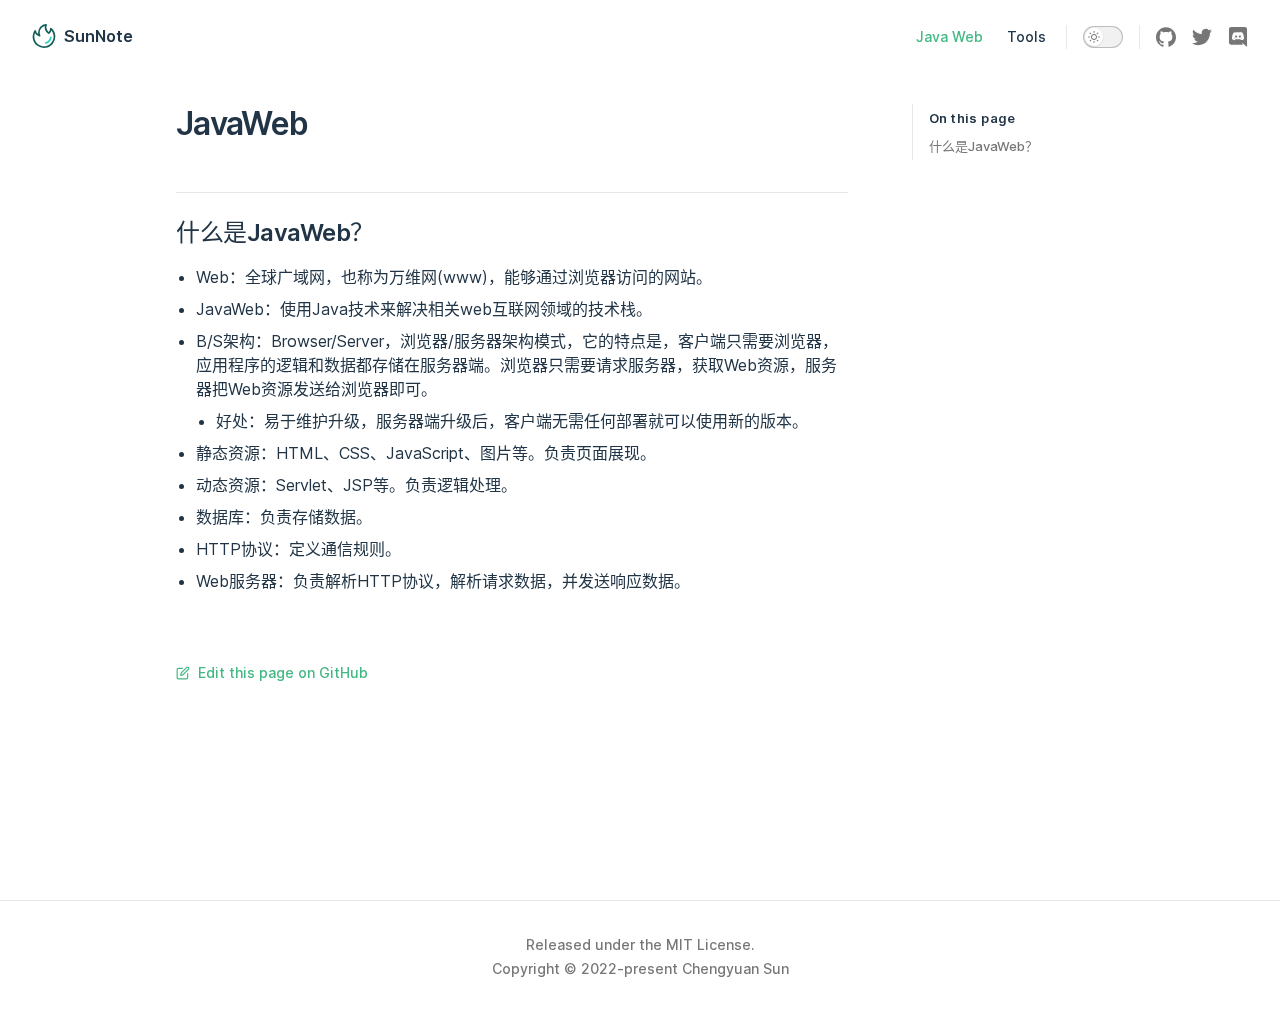
<file: web/java-web.html>
<!DOCTYPE html>
<html lang="zh-CN">
  <head>
    <meta charset="utf-8">
    <meta name="viewport" content="width=device-width,initial-scale=1">
    <title>JavaWeb | Sun Note</title>
    <meta name="description" content="Vite & Vue powered static site generator.">
    <link rel="stylesheet" href="/assets/style.23b21340.css">
    <link rel="modulepreload" href="/assets/app.ba48b200.js">
    <link rel="modulepreload" href="/assets/web_java-web.md.d01f3392.lean.js">
    
    <link rel="icon" href="/logo.svg">
  <script>(()=>{const e=localStorage.getItem("vitepress-theme-appearance"),a=window.matchMedia("(prefers-color-scheme: dark)").matches;(!e||e==="auto"?a:e==="dark")&&document.documentElement.classList.add("dark")})();</script>
  </head>
  <body>
    <div id="app"><div class="Layout" data-v-6b5fd0a9><!--[--><!--]--><!--[--><span tabindex="-1" data-v-45f6ae50></span><a href="#VPContent" class="VPSkipLink visually-hidden" data-v-45f6ae50> Skip to content </a><!--]--><!----><header class="VPNav no-sidebar" data-v-6b5fd0a9 data-v-0e356168><div class="VPNavBar" data-v-0e356168 data-v-8856f192><div class="container" data-v-8856f192><div class="VPNavBarTitle" data-v-8856f192 data-v-6a6f7ff6><a class="title" href="/" data-v-6a6f7ff6><!--[--><!--[--><!--[--><img class="VPImage dark logo" src="/logo-dark.svg" data-v-73ae1788><!--]--><!--[--><img class="VPImage light logo" src="/logo.svg" data-v-73ae1788><!--]--><!--]--><!--]--><!--[-->SunNote<!--]--></a></div><div class="content" data-v-8856f192><!----><nav aria-labelledby="main-nav-aria-label" class="VPNavBarMenu menu" data-v-8856f192 data-v-a30758ee><span id="main-nav-aria-label" class="visually-hidden" data-v-a30758ee>Main Navigation</span><!--[--><!--[--><a class="VPLink link VPNavBarMenuLink active" href="/web/java-web.html" data-v-a30758ee data-v-8fba5fa8 data-v-5704c677><!--[-->Java Web<!--]--><!----></a><!--]--><!--[--><a class="VPLink link VPNavBarMenuLink" href="/tools/git.html" data-v-a30758ee data-v-8fba5fa8 data-v-5704c677><!--[-->Tools<!--]--><!----></a><!--]--><!--]--></nav><!----><div class="VPNavBarAppearance appearance" data-v-8856f192 data-v-311055f2><button class="VPSwitch VPSwitchAppearance" type="button" role="switch" aria-label="toggle dark mode" data-v-311055f2 data-v-781f9d1b data-v-1dda4c9c><span class="check" data-v-1dda4c9c><span class="icon" data-v-1dda4c9c><!--[--><svg xmlns="http://www.w3.org/2000/svg" aria-hidden="true" focusable="false" viewbox="0 0 24 24" class="sun" data-v-781f9d1b><path d="M12,18c-3.3,0-6-2.7-6-6s2.7-6,6-6s6,2.7,6,6S15.3,18,12,18zM12,8c-2.2,0-4,1.8-4,4c0,2.2,1.8,4,4,4c2.2,0,4-1.8,4-4C16,9.8,14.2,8,12,8z"></path><path d="M12,4c-0.6,0-1-0.4-1-1V1c0-0.6,0.4-1,1-1s1,0.4,1,1v2C13,3.6,12.6,4,12,4z"></path><path d="M12,24c-0.6,0-1-0.4-1-1v-2c0-0.6,0.4-1,1-1s1,0.4,1,1v2C13,23.6,12.6,24,12,24z"></path><path d="M5.6,6.6c-0.3,0-0.5-0.1-0.7-0.3L3.5,4.9c-0.4-0.4-0.4-1,0-1.4s1-0.4,1.4,0l1.4,1.4c0.4,0.4,0.4,1,0,1.4C6.2,6.5,5.9,6.6,5.6,6.6z"></path><path d="M19.8,20.8c-0.3,0-0.5-0.1-0.7-0.3l-1.4-1.4c-0.4-0.4-0.4-1,0-1.4s1-0.4,1.4,0l1.4,1.4c0.4,0.4,0.4,1,0,1.4C20.3,20.7,20,20.8,19.8,20.8z"></path><path d="M3,13H1c-0.6,0-1-0.4-1-1s0.4-1,1-1h2c0.6,0,1,0.4,1,1S3.6,13,3,13z"></path><path d="M23,13h-2c-0.6,0-1-0.4-1-1s0.4-1,1-1h2c0.6,0,1,0.4,1,1S23.6,13,23,13z"></path><path d="M4.2,20.8c-0.3,0-0.5-0.1-0.7-0.3c-0.4-0.4-0.4-1,0-1.4l1.4-1.4c0.4-0.4,1-0.4,1.4,0s0.4,1,0,1.4l-1.4,1.4C4.7,20.7,4.5,20.8,4.2,20.8z"></path><path d="M18.4,6.6c-0.3,0-0.5-0.1-0.7-0.3c-0.4-0.4-0.4-1,0-1.4l1.4-1.4c0.4-0.4,1-0.4,1.4,0s0.4,1,0,1.4l-1.4,1.4C18.9,6.5,18.6,6.6,18.4,6.6z"></path></svg><svg xmlns="http://www.w3.org/2000/svg" aria-hidden="true" focusable="false" viewbox="0 0 24 24" class="moon" data-v-781f9d1b><path d="M12.1,22c-0.3,0-0.6,0-0.9,0c-5.5-0.5-9.5-5.4-9-10.9c0.4-4.8,4.2-8.6,9-9c0.4,0,0.8,0.2,1,0.5c0.2,0.3,0.2,0.8-0.1,1.1c-2,2.7-1.4,6.4,1.3,8.4c2.1,1.6,5,1.6,7.1,0c0.3-0.2,0.7-0.3,1.1-0.1c0.3,0.2,0.5,0.6,0.5,1c-0.2,2.7-1.5,5.1-3.6,6.8C16.6,21.2,14.4,22,12.1,22zM9.3,4.4c-2.9,1-5,3.6-5.2,6.8c-0.4,4.4,2.8,8.3,7.2,8.7c2.1,0.2,4.2-0.4,5.8-1.8c1.1-0.9,1.9-2.1,2.4-3.4c-2.5,0.9-5.3,0.5-7.5-1.1C9.2,11.4,8.1,7.7,9.3,4.4z"></path></svg><!--]--></span></span></button></div><div class="VPSocialLinks VPNavBarSocialLinks social-links" data-v-8856f192 data-v-0ae890f7 data-v-4dcbaf3a><!--[--><a class="VPSocialLink" href="https://github.com/vuejs/vitepress" title="github" target="_blank" rel="noopener noreferrer" data-v-4dcbaf3a data-v-48c45ef6><svg xmlns="http://www.w3.org/2000/svg" aria-hidden="true" focusable="false" viewbox="0 0 24 24" class="icon" data-v-48c45ef6><path d="M12 .297c-6.63 0-12 5.373-12 12 0 5.303 3.438 9.8 8.205 11.385.6.113.82-.258.82-.577 0-.285-.01-1.04-.015-2.04-3.338.724-4.042-1.61-4.042-1.61C4.422 18.07 3.633 17.7 3.633 17.7c-1.087-.744.084-.729.084-.729 1.205.084 1.838 1.236 1.838 1.236 1.07 1.835 2.809 1.305 3.495.998.108-.776.417-1.305.76-1.605-2.665-.3-5.466-1.332-5.466-5.93 0-1.31.465-2.38 1.235-3.22-.135-.303-.54-1.523.105-3.176 0 0 1.005-.322 3.3 1.23.96-.267 1.98-.399 3-.405 1.02.006 2.04.138 3 .405 2.28-1.552 3.285-1.23 3.285-1.23.645 1.653.24 2.873.12 3.176.765.84 1.23 1.91 1.23 3.22 0 4.61-2.805 5.625-5.475 5.92.42.36.81 1.096.81 2.22 0 1.606-.015 2.896-.015 3.286 0 .315.21.69.825.57C20.565 22.092 24 17.592 24 12.297c0-6.627-5.373-12-12-12"></path></svg><span class="visually-hidden" data-v-48c45ef6>github</span></a><a class="VPSocialLink" href="..." title="twitter" target="_blank" rel="noopener noreferrer" data-v-4dcbaf3a data-v-48c45ef6><svg xmlns="http://www.w3.org/2000/svg" aria-hidden="true" focusable="false" viewbox="0 0 24 24" class="icon" data-v-48c45ef6><path d="M23.953 4.57a10 10 0 01-2.825.775 4.958 4.958 0 002.163-2.723c-.951.555-2.005.959-3.127 1.184a4.92 4.92 0 00-8.384 4.482C7.69 8.095 4.067 6.13 1.64 3.162a4.822 4.822 0 00-.666 2.475c0 1.71.87 3.213 2.188 4.096a4.904 4.904 0 01-2.228-.616v.06a4.923 4.923 0 003.946 4.827 4.996 4.996 0 01-2.212.085 4.936 4.936 0 004.604 3.417 9.867 9.867 0 01-6.102 2.105c-.39 0-.779-.023-1.17-.067a13.995 13.995 0 007.557 2.209c9.053 0 13.998-7.496 13.998-13.985 0-.21 0-.42-.015-.63A9.935 9.935 0 0024 4.59z"></path></svg><span class="visually-hidden" data-v-48c45ef6>twitter</span></a><a class="VPSocialLink" href="..." title="discord" target="_blank" rel="noopener noreferrer" data-v-4dcbaf3a data-v-48c45ef6><svg xmlns="http://www.w3.org/2000/svg" aria-hidden="true" focusable="false" viewbox="0 0 24 24" class="icon" data-v-48c45ef6><path d="M20.222 0c1.406 0 2.54 1.137 2.607 2.475V24l-2.677-2.273-1.47-1.338-1.604-1.398.67 2.205H3.71c-1.402 0-2.54-1.065-2.54-2.476V2.48C1.17 1.142 2.31.003 3.715.003h16.5L20.222 0zm-6.118 5.683h-.03l-.202.2c2.073.6 3.076 1.537 3.076 1.537-1.336-.668-2.54-1.002-3.744-1.137-.87-.135-1.74-.064-2.475 0h-.2c-.47 0-1.47.2-2.81.735-.467.203-.735.336-.735.336s1.002-1.002 3.21-1.537l-.135-.135s-1.672-.064-3.477 1.27c0 0-1.805 3.144-1.805 7.02 0 0 1 1.74 3.743 1.806 0 0 .4-.533.805-1.002-1.54-.468-2.14-1.404-2.14-1.404s.134.066.335.2h.06c.03 0 .044.015.06.03v.006c.016.016.03.03.06.03.33.136.66.27.93.4.466.202 1.065.403 1.8.536.93.135 1.996.2 3.21 0 .6-.135 1.2-.267 1.8-.535.39-.2.87-.4 1.397-.737 0 0-.6.936-2.205 1.404.33.466.795 1 .795 1 2.744-.06 3.81-1.8 3.87-1.726 0-3.87-1.815-7.02-1.815-7.02-1.635-1.214-3.165-1.26-3.435-1.26l.056-.02zm.168 4.413c.703 0 1.27.6 1.27 1.335 0 .74-.57 1.34-1.27 1.34-.7 0-1.27-.6-1.27-1.334.002-.74.573-1.338 1.27-1.338zm-4.543 0c.7 0 1.266.6 1.266 1.335 0 .74-.57 1.34-1.27 1.34-.7 0-1.27-.6-1.27-1.334 0-.74.57-1.338 1.27-1.338z"></path></svg><span class="visually-hidden" data-v-48c45ef6>discord</span></a><!--]--></div><div class="VPFlyout VPNavBarExtra extra" data-v-8856f192 data-v-0562f5c0 data-v-8dccea88><button type="button" class="button" aria-haspopup="true" aria-expanded="false" aria-label="extra navigation" data-v-8dccea88><svg xmlns="http://www.w3.org/2000/svg" aria-hidden="true" focusable="false" viewbox="0 0 24 24" class="icon" data-v-8dccea88><circle cx="12" cy="12" r="2"></circle><circle cx="19" cy="12" r="2"></circle><circle cx="5" cy="12" r="2"></circle></svg></button><div class="menu" data-v-8dccea88><div class="VPMenu" data-v-8dccea88 data-v-e73581a2><!----><!--[--><!--[--><!----><div class="group" data-v-0562f5c0><div class="item appearance" data-v-0562f5c0><p class="label" data-v-0562f5c0>Appearance</p><div class="appearance-action" data-v-0562f5c0><button class="VPSwitch VPSwitchAppearance" type="button" role="switch" aria-label="toggle dark mode" data-v-0562f5c0 data-v-781f9d1b data-v-1dda4c9c><span class="check" data-v-1dda4c9c><span class="icon" data-v-1dda4c9c><!--[--><svg xmlns="http://www.w3.org/2000/svg" aria-hidden="true" focusable="false" viewbox="0 0 24 24" class="sun" data-v-781f9d1b><path d="M12,18c-3.3,0-6-2.7-6-6s2.7-6,6-6s6,2.7,6,6S15.3,18,12,18zM12,8c-2.2,0-4,1.8-4,4c0,2.2,1.8,4,4,4c2.2,0,4-1.8,4-4C16,9.8,14.2,8,12,8z"></path><path d="M12,4c-0.6,0-1-0.4-1-1V1c0-0.6,0.4-1,1-1s1,0.4,1,1v2C13,3.6,12.6,4,12,4z"></path><path d="M12,24c-0.6,0-1-0.4-1-1v-2c0-0.6,0.4-1,1-1s1,0.4,1,1v2C13,23.6,12.6,24,12,24z"></path><path d="M5.6,6.6c-0.3,0-0.5-0.1-0.7-0.3L3.5,4.9c-0.4-0.4-0.4-1,0-1.4s1-0.4,1.4,0l1.4,1.4c0.4,0.4,0.4,1,0,1.4C6.2,6.5,5.9,6.6,5.6,6.6z"></path><path d="M19.8,20.8c-0.3,0-0.5-0.1-0.7-0.3l-1.4-1.4c-0.4-0.4-0.4-1,0-1.4s1-0.4,1.4,0l1.4,1.4c0.4,0.4,0.4,1,0,1.4C20.3,20.7,20,20.8,19.8,20.8z"></path><path d="M3,13H1c-0.6,0-1-0.4-1-1s0.4-1,1-1h2c0.6,0,1,0.4,1,1S3.6,13,3,13z"></path><path d="M23,13h-2c-0.6,0-1-0.4-1-1s0.4-1,1-1h2c0.6,0,1,0.4,1,1S23.6,13,23,13z"></path><path d="M4.2,20.8c-0.3,0-0.5-0.1-0.7-0.3c-0.4-0.4-0.4-1,0-1.4l1.4-1.4c0.4-0.4,1-0.4,1.4,0s0.4,1,0,1.4l-1.4,1.4C4.7,20.7,4.5,20.8,4.2,20.8z"></path><path d="M18.4,6.6c-0.3,0-0.5-0.1-0.7-0.3c-0.4-0.4-0.4-1,0-1.4l1.4-1.4c0.4-0.4,1-0.4,1.4,0s0.4,1,0,1.4l-1.4,1.4C18.9,6.5,18.6,6.6,18.4,6.6z"></path></svg><svg xmlns="http://www.w3.org/2000/svg" aria-hidden="true" focusable="false" viewbox="0 0 24 24" class="moon" data-v-781f9d1b><path d="M12.1,22c-0.3,0-0.6,0-0.9,0c-5.5-0.5-9.5-5.4-9-10.9c0.4-4.8,4.2-8.6,9-9c0.4,0,0.8,0.2,1,0.5c0.2,0.3,0.2,0.8-0.1,1.1c-2,2.7-1.4,6.4,1.3,8.4c2.1,1.6,5,1.6,7.1,0c0.3-0.2,0.7-0.3,1.1-0.1c0.3,0.2,0.5,0.6,0.5,1c-0.2,2.7-1.5,5.1-3.6,6.8C16.6,21.2,14.4,22,12.1,22zM9.3,4.4c-2.9,1-5,3.6-5.2,6.8c-0.4,4.4,2.8,8.3,7.2,8.7c2.1,0.2,4.2-0.4,5.8-1.8c1.1-0.9,1.9-2.1,2.4-3.4c-2.5,0.9-5.3,0.5-7.5-1.1C9.2,11.4,8.1,7.7,9.3,4.4z"></path></svg><!--]--></span></span></button></div></div></div><div class="group" data-v-0562f5c0><div class="item social-links" data-v-0562f5c0><div class="VPSocialLinks social-links-list" data-v-0562f5c0 data-v-4dcbaf3a><!--[--><a class="VPSocialLink" href="https://github.com/vuejs/vitepress" title="github" target="_blank" rel="noopener noreferrer" data-v-4dcbaf3a data-v-48c45ef6><svg xmlns="http://www.w3.org/2000/svg" aria-hidden="true" focusable="false" viewbox="0 0 24 24" class="icon" data-v-48c45ef6><path d="M12 .297c-6.63 0-12 5.373-12 12 0 5.303 3.438 9.8 8.205 11.385.6.113.82-.258.82-.577 0-.285-.01-1.04-.015-2.04-3.338.724-4.042-1.61-4.042-1.61C4.422 18.07 3.633 17.7 3.633 17.7c-1.087-.744.084-.729.084-.729 1.205.084 1.838 1.236 1.838 1.236 1.07 1.835 2.809 1.305 3.495.998.108-.776.417-1.305.76-1.605-2.665-.3-5.466-1.332-5.466-5.93 0-1.31.465-2.38 1.235-3.22-.135-.303-.54-1.523.105-3.176 0 0 1.005-.322 3.3 1.23.96-.267 1.98-.399 3-.405 1.02.006 2.04.138 3 .405 2.28-1.552 3.285-1.23 3.285-1.23.645 1.653.24 2.873.12 3.176.765.84 1.23 1.91 1.23 3.22 0 4.61-2.805 5.625-5.475 5.92.42.36.81 1.096.81 2.22 0 1.606-.015 2.896-.015 3.286 0 .315.21.69.825.57C20.565 22.092 24 17.592 24 12.297c0-6.627-5.373-12-12-12"></path></svg><span class="visually-hidden" data-v-48c45ef6>github</span></a><a class="VPSocialLink" href="..." title="twitter" target="_blank" rel="noopener noreferrer" data-v-4dcbaf3a data-v-48c45ef6><svg xmlns="http://www.w3.org/2000/svg" aria-hidden="true" focusable="false" viewbox="0 0 24 24" class="icon" data-v-48c45ef6><path d="M23.953 4.57a10 10 0 01-2.825.775 4.958 4.958 0 002.163-2.723c-.951.555-2.005.959-3.127 1.184a4.92 4.92 0 00-8.384 4.482C7.69 8.095 4.067 6.13 1.64 3.162a4.822 4.822 0 00-.666 2.475c0 1.71.87 3.213 2.188 4.096a4.904 4.904 0 01-2.228-.616v.06a4.923 4.923 0 003.946 4.827 4.996 4.996 0 01-2.212.085 4.936 4.936 0 004.604 3.417 9.867 9.867 0 01-6.102 2.105c-.39 0-.779-.023-1.17-.067a13.995 13.995 0 007.557 2.209c9.053 0 13.998-7.496 13.998-13.985 0-.21 0-.42-.015-.63A9.935 9.935 0 0024 4.59z"></path></svg><span class="visually-hidden" data-v-48c45ef6>twitter</span></a><a class="VPSocialLink" href="..." title="discord" target="_blank" rel="noopener noreferrer" data-v-4dcbaf3a data-v-48c45ef6><svg xmlns="http://www.w3.org/2000/svg" aria-hidden="true" focusable="false" viewbox="0 0 24 24" class="icon" data-v-48c45ef6><path d="M20.222 0c1.406 0 2.54 1.137 2.607 2.475V24l-2.677-2.273-1.47-1.338-1.604-1.398.67 2.205H3.71c-1.402 0-2.54-1.065-2.54-2.476V2.48C1.17 1.142 2.31.003 3.715.003h16.5L20.222 0zm-6.118 5.683h-.03l-.202.2c2.073.6 3.076 1.537 3.076 1.537-1.336-.668-2.54-1.002-3.744-1.137-.87-.135-1.74-.064-2.475 0h-.2c-.47 0-1.47.2-2.81.735-.467.203-.735.336-.735.336s1.002-1.002 3.21-1.537l-.135-.135s-1.672-.064-3.477 1.27c0 0-1.805 3.144-1.805 7.02 0 0 1 1.74 3.743 1.806 0 0 .4-.533.805-1.002-1.54-.468-2.14-1.404-2.14-1.404s.134.066.335.2h.06c.03 0 .044.015.06.03v.006c.016.016.03.03.06.03.33.136.66.27.93.4.466.202 1.065.403 1.8.536.93.135 1.996.2 3.21 0 .6-.135 1.2-.267 1.8-.535.39-.2.87-.4 1.397-.737 0 0-.6.936-2.205 1.404.33.466.795 1 .795 1 2.744-.06 3.81-1.8 3.87-1.726 0-3.87-1.815-7.02-1.815-7.02-1.635-1.214-3.165-1.26-3.435-1.26l.056-.02zm.168 4.413c.703 0 1.27.6 1.27 1.335 0 .74-.57 1.34-1.27 1.34-.7 0-1.27-.6-1.27-1.334.002-.74.573-1.338 1.27-1.338zm-4.543 0c.7 0 1.266.6 1.266 1.335 0 .74-.57 1.34-1.27 1.34-.7 0-1.27-.6-1.27-1.334 0-.74.57-1.338 1.27-1.338z"></path></svg><span class="visually-hidden" data-v-48c45ef6>discord</span></a><!--]--></div></div></div><!--]--><!--]--></div></div></div><button type="button" class="VPNavBarHamburger hamburger" aria-label="mobile navigation" aria-expanded="false" aria-controls="VPNavScreen" data-v-8856f192 data-v-6f008456><span class="container" data-v-6f008456><span class="top" data-v-6f008456></span><span class="middle" data-v-6f008456></span><span class="bottom" data-v-6f008456></span></span></button></div></div></div><!----></header><!----><!----><div class="VPContent" id="VPContent" data-v-6b5fd0a9 data-v-a4c57a06><div class="VPDoc" data-v-a4c57a06 data-v-79ca2460><div class="container" data-v-79ca2460><div class="aside" data-v-79ca2460><div class="aside-curtain" data-v-79ca2460></div><div class="aside-container" data-v-79ca2460><div class="aside-content" data-v-79ca2460><div class="VPDocAside" data-v-79ca2460 data-v-779d834d><!--[--><!--]--><!--[--><!--]--><div class="VPDocAsideOutline has-outline" data-v-779d834d data-v-51e5a8ce><div class="content" data-v-51e5a8ce><div class="outline-marker" data-v-51e5a8ce></div><div class="outline-title" data-v-51e5a8ce>On this page</div><nav aria-labelledby="doc-outline-aria-label" data-v-51e5a8ce><span class="visually-hidden" id="doc-outline-aria-label" data-v-51e5a8ce> Table of Contents for current page </span><ul class="root" data-v-51e5a8ce><!--[--><li style="" data-v-51e5a8ce><a class="outline-link" href="#什么是javaweb？" data-v-51e5a8ce>什么是JavaWeb？</a><!----></li><!--]--></ul></nav></div></div><!--[--><!--]--><div class="spacer" data-v-779d834d></div><!--[--><!--]--><!----><!--[--><!--]--><!--[--><!--]--></div></div></div></div><div class="content" data-v-79ca2460><div class="content-container" data-v-79ca2460><!--[--><!--]--><main class="main" data-v-79ca2460><div style="position:relative;" class="vp-doc _web_java-web" data-v-79ca2460><div><h1 id="javaweb" tabindex="-1">JavaWeb <a class="header-anchor" href="#javaweb" aria-hidden="true">#</a></h1><h2 id="什么是javaweb？" tabindex="-1">什么是JavaWeb？ <a class="header-anchor" href="#什么是javaweb？" aria-hidden="true">#</a></h2><ul><li>Web：全球广域网，也称为万维网(www)，能够通过浏览器访问的网站。</li><li>JavaWeb：使用Java技术来解决相关web互联网领域的技术栈。</li><li>B/S架构：Browser/Server，浏览器/服务器架构模式，它的特点是，客户端只需要浏览器，应用程序的逻辑和数据都存储在服务器端。浏览器只需要请求服务器，获取Web资源，服务器把Web资源发送给浏览器即可。 <ul><li>好处：易于维护升级，服务器端升级后，客户端无需任何部署就可以使用新的版本。</li></ul></li><li>静态资源：HTML、CSS、JavaScript、图片等。负责页面展现。</li><li>动态资源：Servlet、JSP等。负责逻辑处理。</li><li>数据库：负责存储数据。</li><li>HTTP协议：定义通信规则。</li><li>Web服务器：负责解析HTTP协议，解析请求数据，并发送响应数据。</li></ul></div></div></main><footer class="VPDocFooter" data-v-79ca2460 data-v-04568844><div class="edit-info" data-v-04568844><div class="edit-link" data-v-04568844><a class="VPLink link edit-link-button" href="https://github.com/vuejs/vitepress/edit/main/docs/web/java-web.md" target="_blank" rel="noopener noreferrer" data-v-04568844 data-v-5704c677><!--[--><svg xmlns="http://www.w3.org/2000/svg" viewbox="0 0 24 24" class="edit-link-icon" data-v-04568844><path d="M18,23H4c-1.7,0-3-1.3-3-3V6c0-1.7,1.3-3,3-3h7c0.6,0,1,0.4,1,1s-0.4,1-1,1H4C3.4,5,3,5.4,3,6v14c0,0.6,0.4,1,1,1h14c0.6,0,1-0.4,1-1v-7c0-0.6,0.4-1,1-1s1,0.4,1,1v7C21,21.7,19.7,23,18,23z"></path><path d="M8,17c-0.3,0-0.5-0.1-0.7-0.3C7,16.5,6.9,16.1,7,15.8l1-4c0-0.2,0.1-0.3,0.3-0.5l9.5-9.5c1.2-1.2,3.2-1.2,4.4,0c1.2,1.2,1.2,3.2,0,4.4l-9.5,9.5c-0.1,0.1-0.3,0.2-0.5,0.3l-4,1C8.2,17,8.1,17,8,17zM9.9,12.5l-0.5,2.1l2.1-0.5l9.3-9.3c0.4-0.4,0.4-1.1,0-1.6c-0.4-0.4-1.2-0.4-1.6,0l0,0L9.9,12.5z M18.5,2.5L18.5,2.5L18.5,2.5z"></path></svg> Edit this page on GitHub<!--]--><!----></a></div><!----></div><!----></footer><!--[--><!--]--></div></div></div></div></div><footer class="VPFooter" data-v-6b5fd0a9 data-v-5b331722><div class="container" data-v-5b331722><p class="message" data-v-5b331722>Released under the MIT License.</p><p class="copyright" data-v-5b331722>Copyright © 2022-present Chengyuan Sun</p></div></footer><!--[--><!--]--></div></div>
    <script>__VP_HASH_MAP__ = JSON.parse("{\"front-end_html.md\":\"560007a3\",\"index.md\":\"a96d71ac\",\"tools_git.md\":\"0607086c\",\"web_java-web.md\":\"d01f3392\"}")</script>
    <script type="module" async src="/assets/app.ba48b200.js"></script>
    
  </body>
</html>
</file>
<file: assets/style.23b21340.css>
@font-face{font-family:Inter var;font-weight:100 900;font-display:swap;font-style:normal;font-named-instance:"Regular";src:url(/assets/inter-roman-cyrillic.5f2c6c8c.woff2) format("woff2");unicode-range:U+0301,U+0400-045F,U+0490-0491,U+04B0-04B1,U+2116}@font-face{font-family:Inter var;font-weight:100 900;font-display:swap;font-style:normal;font-named-instance:"Regular";src:url(/assets/inter-roman-cyrillic-ext.e75737ce.woff2) format("woff2");unicode-range:U+0460-052F,U+1C80-1C88,U+20B4,U+2DE0-2DFF,U+A640-A69F,U+FE2E-FE2F}@font-face{font-family:Inter var;font-weight:100 900;font-display:swap;font-style:normal;font-named-instance:"Regular";src:url(/assets/inter-roman-greek.d5a6d92a.woff2) format("woff2");unicode-range:U+0370-03FF}@font-face{font-family:Inter var;font-weight:100 900;font-display:swap;font-style:normal;font-named-instance:"Regular";src:url(/assets/inter-roman-greek-ext.ab0619bc.woff2) format("woff2");unicode-range:U+1F00-1FFF}@font-face{font-family:Inter var;font-weight:100 900;font-display:swap;font-style:normal;font-named-instance:"Regular";src:url(/assets/inter-roman-latin.2ed14f66.woff2) format("woff2");unicode-range:U+0000-00FF,U+0131,U+0152-0153,U+02BB-02BC,U+02C6,U+02DA,U+02DC,U+2000-206F,U+2074,U+20AC,U+2122,U+2191,U+2193,U+2212,U+2215,U+FEFF,U+FFFD}@font-face{font-family:Inter var;font-weight:100 900;font-display:swap;font-style:normal;font-named-instance:"Regular";src:url(/assets/inter-roman-latin-ext.0030eebd.woff2) format("woff2");unicode-range:U+0100-024F,U+0259,U+1E00-1EFF,U+2020,U+20A0-20AB,U+20AD-20CF,U+2113,U+2C60-2C7F,U+A720-A7FF}@font-face{font-family:Inter var;font-weight:100 900;font-display:swap;font-style:normal;font-named-instance:"Regular";src:url(/assets/inter-roman-vietnamese.14ce25a6.woff2) format("woff2");unicode-range:U+0102-0103,U+0110-0111,U+0128-0129,U+0168-0169,U+01A0-01A1,U+01AF-01B0,U+1EA0-1EF9,U+20AB}@font-face{font-family:Inter var;font-weight:100 900;font-display:swap;font-style:italic;font-named-instance:"Italic";src:url(/assets/inter-italic-cyrillic.ea42a392.woff2) format("woff2");unicode-range:U+0301,U+0400-045F,U+0490-0491,U+04B0-04B1,U+2116}@font-face{font-family:Inter var;font-weight:100 900;font-display:swap;font-style:italic;font-named-instance:"Italic";src:url(/assets/inter-italic-cyrillic-ext.33bd5a8e.woff2) format("woff2");unicode-range:U+0460-052F,U+1C80-1C88,U+20B4,U+2DE0-2DFF,U+A640-A69F,U+FE2E-FE2F}@font-face{font-family:Inter var;font-weight:100 900;font-display:swap;font-style:italic;font-named-instance:"Italic";src:url(/assets/inter-italic-greek.8f4463c4.woff2) format("woff2");unicode-range:U+0370-03FF}@font-face{font-family:Inter var;font-weight:100 900;font-display:swap;font-style:italic;font-named-instance:"Italic";src:url(/assets/inter-italic-greek-ext.4fbe9427.woff2) format("woff2");unicode-range:U+1F00-1FFF}@font-face{font-family:Inter var;font-weight:100 900;font-display:swap;font-style:italic;font-named-instance:"Italic";src:url(/assets/inter-italic-latin.bd3b6f56.woff2) format("woff2");unicode-range:U+0000-00FF,U+0131,U+0152-0153,U+02BB-02BC,U+02C6,U+02DA,U+02DC,U+2000-206F,U+2074,U+20AC,U+2122,U+2191,U+2193,U+2212,U+2215,U+FEFF,U+FFFD}@font-face{font-family:Inter var;font-weight:100 900;font-display:swap;font-style:italic;font-named-instance:"Italic";src:url(/assets/inter-italic-latin-ext.bd8920cc.woff2) format("woff2");unicode-range:U+0100-024F,U+0259,U+1E00-1EFF,U+2020,U+20A0-20AB,U+20AD-20CF,U+2113,U+2C60-2C7F,U+A720-A7FF}@font-face{font-family:Inter var;font-weight:100 900;font-display:swap;font-style:italic;font-named-instance:"Italic";src:url(/assets/inter-italic-vietnamese.6ce511fb.woff2) format("woff2");unicode-range:U+0102-0103,U+0110-0111,U+0128-0129,U+0168-0169,U+01A0-01A1,U+01AF-01B0,U+1EA0-1EF9,U+20AB}@font-face{font-family:Inter var experimental;font-weight:100 900;font-display:swap;font-style:oblique 0deg 10deg;src:url(/assets/inter-cyrillic.f8750142.woff2) format("woff2");unicode-range:U+0301,U+0400-045F,U+0490-0491,U+04B0-04B1,U+2116}@font-face{font-family:Inter var experimental;font-weight:100 900;font-display:swap;font-style:oblique 0deg 10deg;src:url(/assets/inter-cyrillic-ext.0877b0d9.woff2) format("woff2");unicode-range:U+0460-052F,U+1C80-1C88,U+20B4,U+2DE0-2DFF,U+A640-A69F,U+FE2E-FE2F}@font-face{font-family:Inter var experimental;font-weight:100 900;font-display:swap;font-style:oblique 0deg 10deg;src:url(/assets/inter-greek.117e1956.woff2) format("woff2");unicode-range:U+0370-03FF}@font-face{font-family:Inter var experimental;font-weight:100 900;font-display:swap;font-style:oblique 0deg 10deg;src:url(/assets/inter-greek-ext.3e6f6728.woff2) format("woff2");unicode-range:U+1F00-1FFF}@font-face{font-family:Inter var experimental;font-weight:100 900;font-display:swap;font-style:oblique 0deg 10deg;src:url(/assets/inter-latin.4fe6132f.woff2) format("woff2");unicode-range:U+0000-00FF,U+0131,U+0152-0153,U+02BB-02BC,U+02C6,U+02DA,U+02DC,U+2000-206F,U+2074,U+20AC,U+2122,U+2191,U+2193,U+2212,U+2215,U+FEFF,U+FFFD}@font-face{font-family:Inter var experimental;font-weight:100 900;font-display:swap;font-style:oblique 0deg 10deg;src:url(/assets/inter-latin-ext.7cc429bc.woff2) format("woff2");unicode-range:U+0100-024F,U+0259,U+1E00-1EFF,U+2020,U+20A0-20AB,U+20AD-20CF,U+2113,U+2C60-2C7F,U+A720-A7FF}@font-face{font-family:Inter var experimental;font-weight:100 900;font-display:swap;font-style:oblique 0deg 10deg;src:url(/assets/inter-vietnamese.2c644a25.woff2) format("woff2");unicode-range:U+0102-0103,U+0110-0111,U+0128-0129,U+0168-0169,U+01A0-01A1,U+01AF-01B0,U+1EA0-1EF9,U+20AB}:root{--vp-c-white: #ffffff;--vp-c-white-soft: #f9f9f9;--vp-c-white-mute: #f1f1f1;--vp-c-black: #1a1a1a;--vp-c-black-pure: #000000;--vp-c-black-soft: #242424;--vp-c-black-mute: #2f2f2f;--vp-c-gray: #8e8e8e;--vp-c-gray-light-1: #aeaeae;--vp-c-gray-light-2: #c7c7c7;--vp-c-gray-light-3: #d1d1d1;--vp-c-gray-light-4: #e5e5e5;--vp-c-gray-light-5: #f2f2f2;--vp-c-gray-dark-1: #636363;--vp-c-gray-dark-2: #484848;--vp-c-gray-dark-3: #3a3a3a;--vp-c-gray-dark-4: #282828;--vp-c-gray-dark-5: #202020;--vp-c-divider-light-1: rgba(60, 60, 60, .29);--vp-c-divider-light-2: rgba(60, 60, 60, .12);--vp-c-divider-dark-1: rgba(84, 84, 84, .65);--vp-c-divider-dark-2: rgba(84, 84, 84, .48);--vp-c-text-light-1: var(--vp-c-indigo);--vp-c-text-light-2: rgba(60, 60, 60, .7);--vp-c-text-light-3: rgba(60, 60, 60, .33);--vp-c-text-light-4: rgba(60, 60, 60, .18);--vp-c-text-dark-1: rgba(255, 255, 255, .87);--vp-c-text-dark-2: rgba(235, 235, 235, .6);--vp-c-text-dark-3: rgba(235, 235, 235, .38);--vp-c-text-dark-4: rgba(235, 235, 235, .18);--vp-c-indigo: #213547;--vp-c-indigo-soft: #476582;--vp-c-indigo-light: #aac8e4;--vp-c-indigo-lighter: #c9def1;--vp-c-indigo-dark: #1d2f3f;--vp-c-indigo-darker: #14212e;--vp-c-green: #42b883;--vp-c-green-light: #42d392;--vp-c-green-lighter: #35eb9a;--vp-c-green-dark: #33a06f;--vp-c-green-darker: #155f3e;--vp-c-green-dimm-1: rgba(66, 184, 131, .5);--vp-c-green-dimm-2: rgba(66, 184, 131, .25);--vp-c-green-dimm-3: rgba(66, 184, 131, .05);--vp-c-yellow: #ffc517;--vp-c-yellow-light: #fcd253;--vp-c-yellow-lighter: #fcfc7c;--vp-c-yellow-dark: #e0ad15;--vp-c-yellow-darker: #ad850e;--vp-c-yellow-dimm-1: rgba(255, 197, 23, .5);--vp-c-yellow-dimm-2: rgba(255, 197, 23, .25);--vp-c-yellow-dimm-3: rgba(255, 197, 23, .05);--vp-c-red: #ed3c50;--vp-c-red-light: #f54e82;--vp-c-red-lighter: #fd1d7c;--vp-c-red-dark: #cd2d3f;--vp-c-red-darker: #ab2131;--vp-c-red-dimm-1: rgba(237, 60, 80, .5);--vp-c-red-dimm-2: rgba(237, 60, 80, .25);--vp-c-red-dimm-3: rgba(237, 60, 80, .05)}:root{--vp-c-bg: var(--vp-c-white);--vp-c-bg-soft: var(--vp-c-white-soft);--vp-c-bg-mute: var(--vp-c-white-mute);--vp-c-bg-alt: var(--vp-c-white-soft);--vp-c-divider: var(--vp-c-divider-light-1);--vp-c-divider-light: var(--vp-c-divider-light-2);--vp-c-divider-inverse: var(--vp-c-divider-dark-1);--vp-c-divider-inverse-light: var(--vp-c-divider-dark-2);--vp-c-text-1: var(--vp-c-text-light-1);--vp-c-text-2: var(--vp-c-text-light-2);--vp-c-text-3: var(--vp-c-text-light-3);--vp-c-text-4: var(--vp-c-text-light-4);--vp-c-text-inverse-1: var(--vp-c-text-dark-1);--vp-c-text-inverse-2: var(--vp-c-text-dark-2);--vp-c-text-inverse-3: var(--vp-c-text-dark-3);--vp-c-text-inverse-4: var(--vp-c-text-dark-4);--vp-c-text-code: var(--vp-c-indigo-soft);--vp-c-brand: var(--vp-c-green);--vp-c-brand-light: var(--vp-c-green-light);--vp-c-brand-lighter: var(--vp-c-green-lighter);--vp-c-brand-dark: var(--vp-c-green-dark);--vp-c-brand-darker: var(--vp-c-green-darker);--vp-c-sponsor: #fd1d7c}.dark{--vp-c-bg: var(--vp-c-black-soft);--vp-c-bg-soft: var(--vp-c-black-mute);--vp-c-bg-mute: var(--vp-c-gray-dark-3);--vp-c-bg-alt: var(--vp-c-black);--vp-c-divider: var(--vp-c-divider-dark-1);--vp-c-divider-light: var(--vp-c-divider-dark-2);--vp-c-divider-inverse: var(--vp-c-divider-light-1);--vp-c-divider-inverse-light: var(--vp-c-divider-light-2);--vp-c-text-1: var(--vp-c-text-dark-1);--vp-c-text-2: var(--vp-c-text-dark-2);--vp-c-text-3: var(--vp-c-text-dark-3);--vp-c-text-4: var(--vp-c-text-dark-4);--vp-c-text-inverse-1: var(--vp-c-text-light-1);--vp-c-text-inverse-2: var(--vp-c-text-light-2);--vp-c-text-inverse-3: var(--vp-c-text-light-3);--vp-c-text-inverse-4: var(--vp-c-text-light-4);--vp-c-text-code: var(--vp-c-indigo-lighter)}:root{--vp-font-family-base: "Inter var experimental", "Inter var", -apple-system, BlinkMacSystemFont, "Segoe UI", Roboto, Oxygen, Ubuntu, Cantarell, "Fira Sans", "Droid Sans", "Helvetica Neue", sans-serif;--vp-font-family-mono: Menlo, Monaco, Consolas, "Courier New", monospace}:root{--vp-shadow-1: 0 1px 2px rgba(0, 0, 0, .04), 0 1px 2px rgba(0, 0, 0, .06);--vp-shadow-2: 0 3px 12px rgba(0, 0, 0, .07), 0 1px 4px rgba(0, 0, 0, .07);--vp-shadow-3: 0 12px 32px rgba(0, 0, 0, .1), 0 2px 6px rgba(0, 0, 0, .08);--vp-shadow-4: 0 14px 44px rgba(0, 0, 0, .12), 0 3px 9px rgba(0, 0, 0, .12);--vp-shadow-5: 0 18px 56px rgba(0, 0, 0, .16), 0 4px 12px rgba(0, 0, 0, .16)}:root{--vp-z-index-local-nav: 10;--vp-z-index-nav: 20;--vp-z-index-backdrop: 30;--vp-z-index-sidebar: 40;--vp-z-index-footer: 50}:root{--vp-icon-copy: url("data:image/svg+xml,%3Csvg xmlns='http://www.w3.org/2000/svg' fill='none' height='20' width='20' stroke='rgba(128,128,128,1)' stroke-width='2' class='h-6 w-6' viewBox='0 0 24 24'%3E%3Cpath stroke-linecap='round' stroke-linejoin='round' d='M9 5H7a2 2 0 0 0-2 2v12a2 2 0 0 0 2 2h10a2 2 0 0 0 2-2V7a2 2 0 0 0-2-2h-2M9 5a2 2 0 0 0 2 2h2a2 2 0 0 0 2-2M9 5a2 2 0 0 1 2-2h2a2 2 0 0 1 2 2'/%3E%3C/svg%3E");--vp-icon-copied: url("data:image/svg+xml,%3Csvg xmlns='http://www.w3.org/2000/svg' fill='none' height='20' width='20' stroke='rgba(128,128,128,1)' stroke-width='2' class='h-6 w-6' viewBox='0 0 24 24'%3E%3Cpath stroke-linecap='round' stroke-linejoin='round' d='M9 5H7a2 2 0 0 0-2 2v12a2 2 0 0 0 2 2h10a2 2 0 0 0 2-2V7a2 2 0 0 0-2-2h-2M9 5a2 2 0 0 0 2 2h2a2 2 0 0 0 2-2M9 5a2 2 0 0 1 2-2h2a2 2 0 0 1 2 2m-6 9 2 2 4-4'/%3E%3C/svg%3E")}:root{--vp-layout-max-width: 1440px}:root{--vp-code-line-height: 1.7;--vp-code-font-size: .875em;--vp-code-block-color: var(--vp-c-text-dark-1);--vp-code-block-bg: #292d3e;--vp-code-line-highlight-color: rgba(0, 0, 0, .5);--vp-code-line-number-color: var(--vp-c-text-dark-3);--vp-code-copy-code-hover-bg: rgba(255, 255, 255, .05);--vp-code-copy-code-active-text: var(--vp-c-text-dark-2)}.dark{--vp-code-block-bg: var(--vp-c-bg-alt)}:root{--vp-button-brand-border: var(--vp-c-brand-light);--vp-button-brand-text: var(--vp-c-text-dark-1);--vp-button-brand-bg: var(--vp-c-brand);--vp-button-brand-hover-border: var(--vp-c-brand-light);--vp-button-brand-hover-text: var(--vp-c-text-dark-1);--vp-button-brand-hover-bg: var(--vp-c-brand-light);--vp-button-brand-active-border: var(--vp-c-brand-light);--vp-button-brand-active-text: var(--vp-c-text-dark-1);--vp-button-brand-active-bg: var(--vp-button-brand-bg);--vp-button-alt-border: var(--vp-c-gray-light-3);--vp-button-alt-text: var(--vp-c-text-light-1);--vp-button-alt-bg: var(--vp-c-gray-light-5);--vp-button-alt-hover-border: var(--vp-c-gray-light-3);--vp-button-alt-hover-text: var(--vp-c-text-light-1);--vp-button-alt-hover-bg: var(--vp-c-gray-light-4);--vp-button-alt-active-border: var(--vp-c-gray-light-3);--vp-button-alt-active-text: var(--vp-c-text-light-1);--vp-button-alt-active-bg: var(--vp-c-gray-light-3);--vp-button-sponsor-border: var(--vp-c-gray-light-3);--vp-button-sponsor-text: var(--vp-c-text-light-2);--vp-button-sponsor-bg: transparent;--vp-button-sponsor-hover-border: var(--vp-c-sponsor);--vp-button-sponsor-hover-text: var(--vp-c-sponsor);--vp-button-sponsor-hover-bg: transparent;--vp-button-sponsor-active-border: var(--vp-c-sponsor);--vp-button-sponsor-active-text: var(--vp-c-sponsor);--vp-button-sponsor-active-bg: transparent}.dark{--vp-button-brand-border: var(--vp-c-brand-light);--vp-button-brand-text: var(--vp-c-text-dark-1);--vp-button-brand-bg: var(--vp-c-brand-dark);--vp-button-brand-hover-border: var(--vp-c-brand-lighter);--vp-button-brand-hover-text: var(--vp-c-text-dark-1);--vp-button-brand-hover-bg: var(--vp-c-brand);--vp-button-brand-active-border: var(--vp-c-brand-lighter);--vp-button-brand-active-text: var(--vp-c-text-dark-1);--vp-button-brand-active-bg: var(--vp-button-brand-bg);--vp-button-alt-border: var(--vp-c-gray-dark-2);--vp-button-alt-text: var(--vp-c-text-dark-1);--vp-button-alt-bg: var(--vp-c-bg-mute);--vp-button-alt-hover-border: var(--vp-c-gray-dark-2);--vp-button-alt-hover-text: var(--vp-c-text-dark-1);--vp-button-alt-hover-bg: var(--vp-c-gray-dark-2);--vp-button-alt-active-border: var(--vp-c-gray-dark-2);--vp-button-alt-active-text: var(--vp-c-text-dark-1);--vp-button-alt-active-bg: var(--vp-button-alt-bg);--vp-button-sponsor-border: var(--vp-c-gray-dark-1);--vp-button-sponsor-text: var(--vp-c-text-dark-2)}:root{--vp-custom-block-code-font-size: 13px;--vp-custom-block-info-border: var(--vp-c-divider-light);--vp-custom-block-info-text: var(--vp-c-text-2);--vp-custom-block-info-bg: var(--vp-c-white-soft);--vp-custom-block-info-code-bg: var(--vp-c-gray-light-4);--vp-custom-block-tip-border: var(--vp-c-green-dimm-1);--vp-custom-block-tip-text: var(--vp-c-green-darker);--vp-custom-block-tip-bg: var(--vp-c-green-dimm-3);--vp-custom-block-tip-code-bg: var(--vp-custom-block-tip-bg);--vp-custom-block-warning-border: var(--vp-c-yellow-dimm-1);--vp-custom-block-warning-text: var(--vp-c-yellow-darker);--vp-custom-block-warning-bg: var(--vp-c-yellow-dimm-3);--vp-custom-block-warning-code-bg: var(--vp-custom-block-warning-bg);--vp-custom-block-danger-border: var(--vp-c-red-dimm-1);--vp-custom-block-danger-text: var(--vp-c-red-darker);--vp-custom-block-danger-bg: var(--vp-c-red-dimm-3);--vp-custom-block-danger-code-bg: var(--vp-custom-block-danger-bg);--vp-custom-block-details-border: var(--vp-custom-block-info-border);--vp-custom-block-details-text: var(--vp-custom-block-info-text);--vp-custom-block-details-bg: var(--vp-custom-block-info-bg);--vp-custom-block-details-code-bg: var(--vp-custom-block-details-bg)}.dark{--vp-custom-block-info-border: var(--vp-c-divider-light);--vp-custom-block-info-bg: var(--vp-c-black-mute);--vp-custom-block-info-code-bg: var(--vp-c-gray-dark-4);--vp-custom-block-tip-border: var(--vp-c-green-dimm-2);--vp-custom-block-tip-text: var(--vp-c-green-light);--vp-custom-block-warning-border: var(--vp-c-yellow-dimm-2);--vp-custom-block-warning-text: var(--vp-c-yellow-light);--vp-custom-block-danger-border: var(--vp-c-red-dimm-2);--vp-custom-block-danger-text: var(--vp-c-red-light)}:root{--vp-nav-height: var(--vp-nav-height-mobile);--vp-nav-height-mobile: 56px;--vp-nav-height-desktop: 72px}@media (min-width: 960px){:root{--vp-nav-height: var(--vp-nav-height-desktop)}}:root{--vp-sidebar-width: 272px}:root{--vp-home-hero-name-color: var(--vp-c-brand);--vp-home-hero-name-background: transparent;--vp-home-hero-image-background-image: none;--vp-home-hero-image-filter: none}*,:before,:after{box-sizing:border-box}html{line-height:1.4;font-size:16px;-webkit-text-size-adjust:100%}html.dark{color-scheme:dark}body{margin:0;width:100%;min-width:320px;min-height:100vh;line-height:24px;font-family:var(--vp-font-family-base);font-size:16px;font-weight:400;color:var(--vp-c-text-1);background-color:var(--vp-c-bg);direction:ltr;font-synthesis:none;text-rendering:optimizeLegibility;-webkit-font-smoothing:antialiased;-moz-osx-font-smoothing:grayscale}main{display:block}h1,h2,h3,h4,h5,h6{margin:0;line-height:24px;font-size:16px;font-weight:400}p{margin:0}strong,b{font-weight:600}a,area,button,[role=button],input,label,select,summary,textarea{touch-action:manipulation}a{color:inherit;text-decoration:inherit}ol,ul{list-style:none;margin:0;padding:0}blockquote{margin:0}pre,code,kbd,samp{font-family:var(--vp-font-family-mono)}img,svg,video,canvas,audio,iframe,embed,object{display:block;vertical-align:middle}figure{margin:0}img,video{max-width:100%;height:auto}button,input,optgroup,select,textarea{border:0;padding:0;line-height:inherit;color:inherit}button{padding:0;font-family:inherit;background-color:transparent;background-image:none}button,[role=button]{cursor:pointer}button:focus,button:focus-visible{outline:1px dotted;outline:4px auto -webkit-focus-ring-color}button:focus:not(:focus-visible){outline:none!important}input:focus,textarea:focus,select:focus{outline:none}table{border-collapse:collapse}input{background-color:transparent}input:-ms-input-placeholder,textarea:-ms-input-placeholder{color:var(--vp-c-text-3)}input::-ms-input-placeholder,textarea::-ms-input-placeholder{color:var(--vp-c-text-3)}input::placeholder,textarea::placeholder{color:var(--vp-c-text-3)}input::-webkit-outer-spin-button,input::-webkit-inner-spin-button{-webkit-appearance:none;margin:0}input[type=number]{-moz-appearance:textfield}textarea{resize:vertical}select{-webkit-appearance:none}fieldset{margin:0;padding:0}.visually-hidden{position:absolute;width:1px;height:1px;white-space:nowrap;clip:rect(0 0 0 0);clip-path:inset(50%);overflow:hidden}.custom-block{border:1px solid transparent;border-radius:8px;padding:16px 16px 8px;line-height:24px;font-size:14px;color:var(--vp-c-text-2)}.custom-block.info{border-color:var(--vp-custom-block-info-border);color:var(--vp-custom-block-info-text);background-color:var(--vp-custom-block-info-bg)}.custom-block.info code{background-color:var(--vp-custom-block-info-code-bg)}.custom-block.tip{border-color:var(--vp-custom-block-tip-border);color:var(--vp-custom-block-tip-text);background-color:var(--vp-custom-block-tip-bg)}.custom-block.tip code{background-color:var(--vp-custom-block-tip-code-bg)}.custom-block.warning{border-color:var(--vp-custom-block-warning-border);color:var(--vp-custom-block-warning-text);background-color:var(--vp-custom-block-warning-bg)}.custom-block.warning code{background-color:var(--vp-custom-block-warning-code-bg)}.custom-block.danger{border-color:var(--vp-custom-block-danger-border);color:var(--vp-custom-block-danger-text);background-color:var(--vp-custom-block-danger-bg)}.custom-block.danger code{background-color:var(--vp-custom-block-danger-code-bg)}.custom-block.details{border-color:var(--vp-custom-block-details-border);color:var(--vp-custom-block-details-text);background-color:var(--vp-custom-block-details-bg)}.custom-block.details code{background-color:var(--vp-custom-block-details-code-bg)}.custom-block-title{font-weight:700}.custom-block p+p{margin:8px 0}.custom-block.details summary{margin:0 0 8px;font-weight:700}.custom-block.details summary+p{margin:8px 0}.custom-block a{color:inherit;font-weight:600;text-decoration:underline;transition:opacity .25s}.custom-block a:hover{opacity:.6}.custom-block code{font-size:var(--vp-custom-block-code-font-size)}.dark .vp-code-light{display:none}html:not(.dark) .vp-code-dark{display:none}.vp-doc h1,.vp-doc h2,.vp-doc h3,.vp-doc h4,.vp-doc h5,.vp-doc h6{position:relative;font-weight:600;outline:none}.vp-doc h1{letter-spacing:-.02em;line-height:40px;font-size:28px}.vp-doc h2{margin:48px 0 16px;border-top:1px solid var(--vp-c-divider-light);padding-top:24px;letter-spacing:-.02em;line-height:32px;font-size:24px}.vp-doc h3{margin:32px 0 0;letter-spacing:-.01em;line-height:28px;font-size:20px}.vp-doc .header-anchor{float:left;margin-left:-.87em;padding-right:.23em;font-weight:500;opacity:0;transition:color .25s,opacity .25s}.vp-doc h1:hover .header-anchor,.vp-doc h1 .header-anchor:focus,.vp-doc h2:hover .header-anchor,.vp-doc h2 .header-anchor:focus,.vp-doc h3:hover .header-anchor,.vp-doc h3 .header-anchor:focus,.vp-doc h4:hover .header-anchor,.vp-doc h4 .header-anchor:focus,.vp-doc h5:hover .header-anchor,.vp-doc h5 .header-anchor:focus,.vp-doc h6:hover .header-anchor,.vp-doc h6 .header-anchor:focus{opacity:1}@media (min-width: 768px){.vp-doc h1{letter-spacing:-.02em;line-height:40px;font-size:32px}}.vp-doc p,.vp-doc summary{margin:16px 0}.vp-doc p{line-height:28px}.vp-doc blockquote{margin:16px 0;border-left:2px solid var(--vp-c-divider);padding-left:16px;transition:border-color .5s}.vp-doc blockquote>p{margin:0;font-size:16px;color:var(--vp-c-text-2);transition:color .5s}.vp-doc a{font-weight:500;color:var(--vp-c-brand);text-decoration-style:dotted;transition:color .25s}.vp-doc a:hover{color:var(--vp-c-brand-dark)}.vp-doc strong{font-weight:600}.vp-doc ul,.vp-doc ol{padding-left:1.25rem;margin:16px 0}.vp-doc ul{list-style:disc}.vp-doc ol{list-style:decimal}.vp-doc li+li{margin-top:8px}.vp-doc li>ol,.vp-doc li>ul{margin:8px 0 0}.vp-doc table{display:block;border-collapse:collapse;margin:20px 0;overflow-x:auto}.vp-doc tr{border-top:1px solid var(--vp-c-divider);transition:background-color .5s}.vp-doc tr:nth-child(2n){background-color:var(--vp-c-bg-soft)}.vp-doc th,.vp-doc td{border:1px solid var(--vp-c-divider);padding:12px 16px}.vp-doc th{font-size:16px;font-weight:600;background-color:var(--vp-c-white-soft)}.dark .vp-doc th{background-color:var(--vp-c-black)}.vp-doc hr{margin:16px 0;border:none;border-top:1px solid var(--vp-c-divider-light)}.vp-doc .custom-block{margin:16px 0}.vp-doc .custom-block p{margin:8px 0;line-height:24px}.vp-doc .custom-block p:first-child{margin:0}.vp-doc .custom-block a{color:inherit;font-weight:600;text-decoration:underline;transition:opacity .25s}.vp-doc .custom-block a:hover{opacity:.6}.vp-doc .custom-block code{font-size:var(--vp-custom-block-code-font-size);font-weight:700;color:inherit}.vp-doc .custom-block div[class*=language-]{margin:8px 0}.vp-doc .custom-block div[class*=language-] code{font-weight:400;background-color:var(--vp-code-block-bg)}.vp-doc :not(pre,h1,h2,h3,h4,h5,h6)>code{font-size:var(--vp-code-font-size)}.vp-doc :not(pre)>code{border-radius:4px;padding:3px 6px;color:var(--vp-c-text-code);background-color:var(--vp-c-bg-mute);transition:color .5s,background-color .5s}.vp-doc h1>code,.vp-doc h2>code,.vp-doc h3>code{font-size:.9em}.vp-doc a>code{color:var(--vp-c-brand);transition:color .25s}.vp-doc a:hover>code{color:var(--vp-c-brand-dark)}.vp-doc div[class*=language-]{position:relative;margin:16px -24px;background-color:var(--vp-code-block-bg);overflow-x:auto;transition:background-color .5s}@media (min-width: 640px){.vp-doc div[class*=language-]{border-radius:8px;margin:16px 0}}@media (max-width: 639px){.vp-doc li div[class*=language-]{border-radius:8px 0 0 8px}}.vp-doc div[class*=language-]+div[class*=language-],.vp-doc div[class$=-api]+div[class*=language-],.vp-doc div[class*=language-]+div[class$=-api]>div[class*=language-]{margin-top:-8px}.vp-doc [class*=language-] pre,.vp-doc [class*=language-] code{text-align:left;white-space:pre;word-spacing:normal;word-break:normal;word-wrap:normal;-moz-tab-size:4;-o-tab-size:4;tab-size:4;-webkit-hyphens:none;-moz-hyphens:none;-ms-hyphens:none;hyphens:none}.vp-doc [class*=language-] pre{position:relative;z-index:1;margin:0;padding:16px 0;background:transparent;overflow-x:auto}.vp-doc [class*=language-] code{display:block;padding:0 24px;width:fit-content;line-height:var(--vp-code-line-height);font-size:var(--vp-code-font-size);color:var(--vp-code-block-color);transition:color .5s}.vp-doc .highlight-lines{position:absolute;top:0;bottom:0;left:0;padding-top:16px;width:100%;line-height:var(--vp-code-line-height);font-family:var(--vp-font-family-mono);font-size:var(--vp-code-font-size);user-select:none;overflow:hidden}.vp-doc .highlight-lines .highlighted{background-color:var(--vp-code-line-highlight-color);transition:background-color .5s}.vp-doc div[class*=language-].line-numbers-mode{padding-left:32px}.vp-doc div[class*=language-].line-numbers-mode pre{padding-left:16px}.vp-doc .line-numbers-wrapper{position:absolute;top:0;bottom:0;left:0;z-index:3;border-right:1px solid var(--vp-c-divider-dark-2);padding-top:16px;width:32px;text-align:center;font-family:var(--vp-font-family-mono);line-height:var(--vp-code-line-height);font-size:var(--vp-code-font-size);color:var(--vp-code-line-number-color);transition:border-color .5s,color .5s}.vp-doc [class*=language-]>span.copy{position:absolute;top:8px;right:8px;z-index:2;display:block;justify-content:center;align-items:center;border-radius:4px;width:40px;height:40px;background-color:var(--vp-code-block-bg);opacity:0;cursor:pointer;background-image:var(--vp-icon-copy);background-position:50%;background-size:20px;background-repeat:no-repeat;transition:opacity .25s}.vp-doc [class*=language-]:hover>span.copy{opacity:1}.vp-doc [class*=language-]>span.copy:hover{background-color:var(--vp-code-copy-code-hover-bg)}.vp-doc [class*=language-]>span.copy.copied,.vp-doc [class*=language-]>span.copy:hover.copied{border-radius:0 4px 4px 0;background-color:var(--vp-code-copy-code-hover-bg);background-image:var(--vp-icon-copied)}.vp-doc [class*=language-]>span.copy.copied:before,.vp-doc [class*=language-]>span.copy:hover.copied:before{position:relative;left:-65px;display:block;border-radius:4px 0 0 4px;padding-top:8px;width:64px;height:40px;text-align:center;font-size:12px;font-weight:500;color:var(--vp-code-copy-code-active-text);background-color:var(--vp-code-copy-code-hover-bg);white-space:nowrap;content:"Copied"}.vp-doc [class*=language-]:before{position:absolute;top:6px;right:12px;z-index:2;font-size:12px;font-weight:500;color:var(--vp-c-text-dark-3);transition:color .5s,opacity .5s}.vp-doc [class*=language-]:hover:before{opacity:0}.vp-doc [class~=language-c]:before{content:"c"}.vp-doc [class~=language-css]:before{content:"css"}.vp-doc [class~=language-go]:before{content:"go"}.vp-doc [class~=language-html]:before{content:"html"}.vp-doc [class~=language-java]:before{content:"java"}.vp-doc [class~=language-javascript]:before{content:"js"}.vp-doc [class~=language-js]:before{content:"js"}.vp-doc [class~=language-json]:before{content:"json"}.vp-doc [class~=language-jsx]:before{content:"jsx"}.vp-doc [class~=language-less]:before{content:"less"}.vp-doc [class~=language-markdown]:before{content:"md"}.vp-doc [class~=language-md]:before{content:"md"}.vp-doc [class~=language-php]:before{content:"php"}.vp-doc [class~=language-python]:before{content:"py"}.vp-doc [class~=language-py]:before{content:"py"}.vp-doc [class~=language-rb]:before{content:"rb"}.vp-doc [class~=language-ruby]:before{content:"rb"}.vp-doc [class~=language-rust]:before{content:"rust"}.vp-doc [class~=language-sass]:before{content:"sass"}.vp-doc [class~=language-scss]:before{content:"scss"}.vp-doc [class~=language-sh]:before{content:"sh"}.vp-doc [class~=language-bash]:before{content:"sh"}.vp-doc [class~=language-stylus]:before{content:"styl"}.vp-doc [class~=language-vue-html]:before{content:"template"}.vp-doc [class~=language-typescript]:before{content:"ts"}.vp-doc [class~=language-ts]:before{content:"ts"}.vp-doc [class~=language-tsx]:before{content:"tsx"}.vp-doc [class~=language-vue]:before{content:"vue"}.vp-doc [class~=language-yaml]:before{content:"yaml"}.vp-doc .VPTeamMembers{margin-top:24px}.vp-doc .VPTeamMembers.small.count-1 .container{margin:0!important;max-width:calc((100% - 24px)/2)!important}.vp-doc .VPTeamMembers.small.count-2 .container,.vp-doc .VPTeamMembers.small.count-3 .container{max-width:100%!important}.vp-doc .VPTeamMembers.medium.count-1 .container{margin:0!important;max-width:calc((100% - 24px)/2)!important}.vp-sponsor{border-radius:16px;overflow:hidden}.vp-sponsor.aside{border-radius:12px}.vp-sponsor-section+.vp-sponsor-section{margin-top:4px}.vp-sponsor-tier{margin-bottom:4px;text-align:center;letter-spacing:1px;line-height:24px;width:100%;font-weight:600;color:var(--vp-c-text-2);background-color:var(--vp-c-bg-soft)}.vp-sponsor.normal .vp-sponsor-tier{padding:13px 0 11px;font-size:14px}.vp-sponsor.aside .vp-sponsor-tier{padding:9px 0 7px;font-size:12px}.vp-sponsor-grid+.vp-sponsor-tier{margin-top:4px}.vp-sponsor-grid{display:flex;flex-wrap:wrap;gap:4px}.vp-sponsor-grid.xmini .vp-sponsor-grid-link{height:64px}.vp-sponsor-grid.xmini .vp-sponsor-grid-image{max-width:64px;max-height:22px}.vp-sponsor-grid.mini .vp-sponsor-grid-link{height:72px}.vp-sponsor-grid.mini .vp-sponsor-grid-image{max-width:96px;max-height:24px}.vp-sponsor-grid.small .vp-sponsor-grid-link{height:96px}.vp-sponsor-grid.small .vp-sponsor-grid-image{max-width:96px;max-height:24px}.vp-sponsor-grid.medium .vp-sponsor-grid-link{height:112px}.vp-sponsor-grid.medium .vp-sponsor-grid-image{max-width:120px;max-height:36px}.vp-sponsor-grid.big .vp-sponsor-grid-link{height:184px}.vp-sponsor-grid.big .vp-sponsor-grid-image{max-width:192px;max-height:56px}.vp-sponsor-grid[data-vp-grid="2"] .vp-sponsor-grid-item{width:calc((100% - 4px)/2)}.vp-sponsor-grid[data-vp-grid="3"] .vp-sponsor-grid-item{width:calc((100% - 4px * 2) / 3)}.vp-sponsor-grid[data-vp-grid="4"] .vp-sponsor-grid-item{width:calc((100% - 12px)/4)}.vp-sponsor-grid[data-vp-grid="5"] .vp-sponsor-grid-item{width:calc((100% - 16px)/5)}.vp-sponsor-grid[data-vp-grid="6"] .vp-sponsor-grid-item{width:calc((100% - 4px * 5) / 6)}.vp-sponsor-grid-item{flex-shrink:0;width:100%;background-color:var(--vp-c-bg-soft);transition:background-color .25s}.vp-sponsor-grid-item:hover{background-color:var(--vp-c-bg-mute)}.vp-sponsor-grid-item:hover .vp-sponsor-grid-image{filter:grayscale(0) invert(0)}.vp-sponsor-grid-item.empty:hover{background-color:var(--vp-c-bg-soft)}.dark .vp-sponsor-grid-item:hover{background-color:var(--vp-c-white-soft)}.dark .vp-sponsor-grid-item.empty:hover{background-color:var(--vp-c-black-mute)}.vp-sponsor-grid-link{display:flex}.vp-sponsor-grid-box{display:flex;justify-content:center;align-items:center;width:100%}.vp-sponsor-grid-image{max-width:100%;filter:grayscale(1);transition:filter .25s}.dark .vp-sponsor-grid-image{filter:grayscale(1) invert(1)}.VPSkipLink[data-v-45f6ae50]{top:8px;left:8px;padding:8px 16px;z-index:999;border-radius:8px;font-size:12px;font-weight:700;text-decoration:none;color:var(--vp-c-brand);box-shadow:var(--vp-shadow-3);background-color:var(--vp-c-bg)}.VPSkipLink[data-v-45f6ae50]:focus{height:auto;width:auto;clip:auto;clip-path:none}.dark .VPSkipLink[data-v-45f6ae50]{color:var(--vp-c-green)}@media (min-width: 1280px){.VPSkipLink[data-v-45f6ae50]{top:14px;left:16px}}.VPBackdrop[data-v-0e94ce1c]{position:fixed;top:0;right:0;bottom:0;left:0;z-index:var(--vp-z-index-backdrop);background:rgba(0,0,0,.6);transition:opacity .5s}.VPBackdrop.fade-enter-from[data-v-0e94ce1c],.VPBackdrop.fade-leave-to[data-v-0e94ce1c]{opacity:0}.VPBackdrop.fade-leave-active[data-v-0e94ce1c]{transition-duration:.25s}@media (min-width: 1280px){.VPBackdrop[data-v-0e94ce1c]{display:none}}html:not(.dark) .VPImage.dark[data-v-73ae1788]{display:none}.dark .VPImage.light[data-v-73ae1788]{display:none}.VPNavBarTitle[data-v-6a6f7ff6]{flex-shrink:0;border-bottom:1px solid transparent}@media (min-width: 960px){.VPNavBarTitle.has-sidebar[data-v-6a6f7ff6]{margin-right:32px;width:calc(var(--vp-sidebar-width) - 64px);border-bottom-color:var(--vp-c-divider-light);background-color:var(--vp-c-bg-alt)}}.title[data-v-6a6f7ff6]{display:flex;align-items:center;width:100%;height:var(--vp-nav-height);font-size:16px;font-weight:600;color:var(--vp-c-text-1);transition:opacity .25s}.title[data-v-6a6f7ff6]:hover{opacity:.6}@media (min-width: 960px){.title[data-v-6a6f7ff6]{flex-shrink:0}}[data-v-6a6f7ff6] .logo{margin-right:8px;height:24px}/*! @docsearch/css 3.1.0 | MIT License | © Algolia, Inc. and contributors | https://docsearch.algolia.com */:root{--docsearch-primary-color:#5468ff;--docsearch-text-color:#1c1e21;--docsearch-spacing:12px;--docsearch-icon-stroke-width:1.4;--docsearch-highlight-color:var(--docsearch-primary-color);--docsearch-muted-color:#969faf;--docsearch-container-background:rgba(101,108,133,.8);--docsearch-logo-color:#5468ff;--docsearch-modal-width:560px;--docsearch-modal-height:600px;--docsearch-modal-background:#f5f6f7;--docsearch-modal-shadow:inset 1px 1px 0 0 hsla(0,0%,100%,.5),0 3px 8px 0 #555a64;--docsearch-searchbox-height:56px;--docsearch-searchbox-background:#ebedf0;--docsearch-searchbox-focus-background:#fff;--docsearch-searchbox-shadow:inset 0 0 0 2px var(--docsearch-primary-color);--docsearch-hit-height:56px;--docsearch-hit-color:#444950;--docsearch-hit-active-color:#fff;--docsearch-hit-background:#fff;--docsearch-hit-shadow:0 1px 3px 0 #d4d9e1;--docsearch-key-gradient:linear-gradient(-225deg,#d5dbe4,#f8f8f8);--docsearch-key-shadow:inset 0 -2px 0 0 #cdcde6,inset 0 0 1px 1px #fff,0 1px 2px 1px rgba(30,35,90,.4);--docsearch-footer-height:44px;--docsearch-footer-background:#fff;--docsearch-footer-shadow:0 -1px 0 0 #e0e3e8,0 -3px 6px 0 rgba(69,98,155,.12)}html[data-theme=dark]{--docsearch-text-color:#f5f6f7;--docsearch-container-background:rgba(9,10,17,.8);--docsearch-modal-background:#15172a;--docsearch-modal-shadow:inset 1px 1px 0 0 #2c2e40,0 3px 8px 0 #000309;--docsearch-searchbox-background:#090a11;--docsearch-searchbox-focus-background:#000;--docsearch-hit-color:#bec3c9;--docsearch-hit-shadow:none;--docsearch-hit-background:#090a11;--docsearch-key-gradient:linear-gradient(-26.5deg,#565872,#31355b);--docsearch-key-shadow:inset 0 -2px 0 0 #282d55,inset 0 0 1px 1px #51577d,0 2px 2px 0 rgba(3,4,9,.3);--docsearch-footer-background:#1e2136;--docsearch-footer-shadow:inset 0 1px 0 0 rgba(73,76,106,.5),0 -4px 8px 0 rgba(0,0,0,.2);--docsearch-logo-color:#fff;--docsearch-muted-color:#7f8497}.DocSearch-Button{align-items:center;background:var(--docsearch-searchbox-background);border:0;border-radius:40px;color:var(--docsearch-muted-color);cursor:pointer;display:flex;font-weight:500;height:36px;justify-content:space-between;margin:0 0 0 16px;padding:0 8px;user-select:none}.DocSearch-Button:active,.DocSearch-Button:focus,.DocSearch-Button:hover{background:var(--docsearch-searchbox-focus-background);box-shadow:var(--docsearch-searchbox-shadow);color:var(--docsearch-text-color);outline:none}.DocSearch-Button-Container{align-items:center;display:flex}.DocSearch-Search-Icon{stroke-width:1.6}.DocSearch-Button .DocSearch-Search-Icon{color:var(--docsearch-text-color)}.DocSearch-Button-Placeholder{font-size:1rem;padding:0 12px 0 6px}.DocSearch-Button-Keys{display:flex;min-width:calc(40px + .8em)}.DocSearch-Button-Key{align-items:center;background:var(--docsearch-key-gradient);border-radius:3px;box-shadow:var(--docsearch-key-shadow);color:var(--docsearch-muted-color);display:flex;height:18px;justify-content:center;margin-right:.4em;position:relative;padding:0 0 2px;border:0;top:-1px;width:20px}@media (max-width:750px){.DocSearch-Button-Keys,.DocSearch-Button-Placeholder{display:none}}.DocSearch--active{overflow:hidden!important}.DocSearch-Container,.DocSearch-Container *{box-sizing:border-box}.DocSearch-Container{background-color:var(--docsearch-container-background);height:100vh;left:0;position:fixed;top:0;width:100vw;z-index:200}.DocSearch-Container a{text-decoration:none}.DocSearch-Link{appearance:none;background:none;border:0;color:var(--docsearch-highlight-color);cursor:pointer;font:inherit;margin:0;padding:0}.DocSearch-Modal{background:var(--docsearch-modal-background);border-radius:6px;box-shadow:var(--docsearch-modal-shadow);flex-direction:column;margin:60px auto auto;max-width:var(--docsearch-modal-width);position:relative}.DocSearch-SearchBar{display:flex;padding:var(--docsearch-spacing) var(--docsearch-spacing) 0}.DocSearch-Form{align-items:center;background:var(--docsearch-searchbox-focus-background);border-radius:4px;box-shadow:var(--docsearch-searchbox-shadow);display:flex;height:var(--docsearch-searchbox-height);margin:0;padding:0 var(--docsearch-spacing);position:relative;width:100%}.DocSearch-Input{appearance:none;background:transparent;border:0;color:var(--docsearch-text-color);flex:1;font:inherit;font-size:1.2em;height:100%;outline:none;padding:0 0 0 8px;width:80%}.DocSearch-Input::placeholder{color:var(--docsearch-muted-color);opacity:1}.DocSearch-Input::-webkit-search-cancel-button,.DocSearch-Input::-webkit-search-decoration,.DocSearch-Input::-webkit-search-results-button,.DocSearch-Input::-webkit-search-results-decoration{display:none}.DocSearch-LoadingIndicator,.DocSearch-MagnifierLabel,.DocSearch-Reset{margin:0;padding:0}.DocSearch-MagnifierLabel,.DocSearch-Reset{align-items:center;color:var(--docsearch-highlight-color);display:flex;justify-content:center}.DocSearch-Container--Stalled .DocSearch-MagnifierLabel,.DocSearch-LoadingIndicator{display:none}.DocSearch-Container--Stalled .DocSearch-LoadingIndicator{align-items:center;color:var(--docsearch-highlight-color);display:flex;justify-content:center}@media screen and (prefers-reduced-motion:reduce){.DocSearch-Reset{animation:none;appearance:none;background:none;border:0;border-radius:50%;color:var(--docsearch-icon-color);cursor:pointer;right:0;stroke-width:var(--docsearch-icon-stroke-width)}}.DocSearch-Reset{animation:fade-in .1s ease-in forwards;appearance:none;background:none;border:0;border-radius:50%;color:var(--docsearch-icon-color);cursor:pointer;padding:2px;right:0;stroke-width:var(--docsearch-icon-stroke-width)}.DocSearch-Reset[hidden]{display:none}.DocSearch-Reset:focus{outline:none}.DocSearch-Reset:hover{color:var(--docsearch-highlight-color)}.DocSearch-LoadingIndicator svg,.DocSearch-MagnifierLabel svg{height:24px;width:24px}.DocSearch-Cancel{display:none}.DocSearch-Dropdown{max-height:calc(var(--docsearch-modal-height) - var(--docsearch-searchbox-height) - var(--docsearch-spacing) - var(--docsearch-footer-height));min-height:var(--docsearch-spacing);overflow-y:auto;overflow-y:overlay;padding:0 var(--docsearch-spacing);scrollbar-color:var(--docsearch-muted-color) var(--docsearch-modal-background);scrollbar-width:thin}.DocSearch-Dropdown::-webkit-scrollbar{width:12px}.DocSearch-Dropdown::-webkit-scrollbar-track{background:transparent}.DocSearch-Dropdown::-webkit-scrollbar-thumb{background-color:var(--docsearch-muted-color);border:3px solid var(--docsearch-modal-background);border-radius:20px}.DocSearch-Dropdown ul{list-style:none;margin:0;padding:0}.DocSearch-Label{font-size:.75em;line-height:1.6em}.DocSearch-Help,.DocSearch-Label{color:var(--docsearch-muted-color)}.DocSearch-Help{font-size:.9em;margin:0;user-select:none}.DocSearch-Title{font-size:1.2em}.DocSearch-Logo a{display:flex}.DocSearch-Logo svg{color:var(--docsearch-logo-color);margin-left:8px}.DocSearch-Hits:last-of-type{margin-bottom:24px}.DocSearch-Hits mark{background:none;color:var(--docsearch-highlight-color)}.DocSearch-HitsFooter{color:var(--docsearch-muted-color);display:flex;font-size:.85em;justify-content:center;margin-bottom:var(--docsearch-spacing);padding:var(--docsearch-spacing)}.DocSearch-HitsFooter a{border-bottom:1px solid;color:inherit}.DocSearch-Hit{border-radius:4px;display:flex;padding-bottom:4px;position:relative}@media screen and (prefers-reduced-motion:reduce){.DocSearch-Hit--deleting{transition:none}}.DocSearch-Hit--deleting{opacity:0;transition:all .25s linear}@media screen and (prefers-reduced-motion:reduce){.DocSearch-Hit--favoriting{transition:none}}.DocSearch-Hit--favoriting{transform:scale(0);transform-origin:top center;transition:all .25s linear;transition-delay:.25s}.DocSearch-Hit a{background:var(--docsearch-hit-background);border-radius:4px;box-shadow:var(--docsearch-hit-shadow);display:block;padding-left:var(--docsearch-spacing);width:100%}.DocSearch-Hit-source{background:var(--docsearch-modal-background);color:var(--docsearch-highlight-color);font-size:.85em;font-weight:600;line-height:32px;margin:0 -4px;padding:8px 4px 0;position:sticky;top:0;z-index:10}.DocSearch-Hit-Tree{color:var(--docsearch-muted-color);height:var(--docsearch-hit-height);opacity:.5;stroke-width:var(--docsearch-icon-stroke-width);width:24px}.DocSearch-Hit[aria-selected=true] a{background-color:var(--docsearch-highlight-color)}.DocSearch-Hit[aria-selected=true] mark{text-decoration:underline}.DocSearch-Hit-Container{align-items:center;color:var(--docsearch-hit-color);display:flex;flex-direction:row;height:var(--docsearch-hit-height);padding:0 var(--docsearch-spacing) 0 0}.DocSearch-Hit-icon{height:20px;width:20px}.DocSearch-Hit-action,.DocSearch-Hit-icon{color:var(--docsearch-muted-color);stroke-width:var(--docsearch-icon-stroke-width)}.DocSearch-Hit-action{align-items:center;display:flex;height:22px;width:22px}.DocSearch-Hit-action svg{display:block;height:18px;width:18px}.DocSearch-Hit-action+.DocSearch-Hit-action{margin-left:6px}.DocSearch-Hit-action-button{appearance:none;background:none;border:0;border-radius:50%;color:inherit;cursor:pointer;padding:2px}svg.DocSearch-Hit-Select-Icon{display:none}.DocSearch-Hit[aria-selected=true] .DocSearch-Hit-Select-Icon{display:block}.DocSearch-Hit-action-button:focus,.DocSearch-Hit-action-button:hover{background:rgba(0,0,0,.2);transition:background-color .1s ease-in}@media screen and (prefers-reduced-motion:reduce){.DocSearch-Hit-action-button:focus,.DocSearch-Hit-action-button:hover{transition:none}}.DocSearch-Hit-action-button:focus path,.DocSearch-Hit-action-button:hover path{fill:#fff}.DocSearch-Hit-content-wrapper{display:flex;flex:1 1 auto;flex-direction:column;font-weight:500;justify-content:center;line-height:1.2em;margin:0 8px;overflow-x:hidden;position:relative;text-overflow:ellipsis;white-space:nowrap;width:80%}.DocSearch-Hit-title{font-size:.9em}.DocSearch-Hit-path{color:var(--docsearch-muted-color);font-size:.75em}.DocSearch-Hit[aria-selected=true] .DocSearch-Hit-action,.DocSearch-Hit[aria-selected=true] .DocSearch-Hit-icon,.DocSearch-Hit[aria-selected=true] .DocSearch-Hit-path,.DocSearch-Hit[aria-selected=true] .DocSearch-Hit-text,.DocSearch-Hit[aria-selected=true] .DocSearch-Hit-title,.DocSearch-Hit[aria-selected=true] .DocSearch-Hit-Tree,.DocSearch-Hit[aria-selected=true] mark{color:var(--docsearch-hit-active-color)!important}@media screen and (prefers-reduced-motion:reduce){.DocSearch-Hit-action-button:focus,.DocSearch-Hit-action-button:hover{background:rgba(0,0,0,.2);transition:none}}.DocSearch-ErrorScreen,.DocSearch-NoResults,.DocSearch-StartScreen{font-size:.9em;margin:0 auto;padding:36px 0;text-align:center;width:80%}.DocSearch-Screen-Icon{color:var(--docsearch-muted-color);padding-bottom:12px}.DocSearch-NoResults-Prefill-List{display:inline-block;padding-bottom:24px;text-align:left}.DocSearch-NoResults-Prefill-List ul{display:inline-block;padding:8px 0 0}.DocSearch-NoResults-Prefill-List li{list-style-position:inside;list-style-type:"\bb  "}.DocSearch-Prefill{appearance:none;background:none;border:0;border-radius:1em;color:var(--docsearch-highlight-color);cursor:pointer;display:inline-block;font-size:1em;font-weight:700;padding:0}.DocSearch-Prefill:focus,.DocSearch-Prefill:hover{outline:none;text-decoration:underline}.DocSearch-Footer{align-items:center;background:var(--docsearch-footer-background);border-radius:0 0 8px 8px;box-shadow:var(--docsearch-footer-shadow);display:flex;flex-direction:row-reverse;flex-shrink:0;height:var(--docsearch-footer-height);justify-content:space-between;padding:0 var(--docsearch-spacing);position:relative;user-select:none;width:100%;z-index:300}.DocSearch-Commands{color:var(--docsearch-muted-color);display:flex;list-style:none;margin:0;padding:0}.DocSearch-Commands li{align-items:center;display:flex}.DocSearch-Commands li:not(:last-of-type){margin-right:.8em}.DocSearch-Commands-Key{align-items:center;background:var(--docsearch-key-gradient);border-radius:2px;box-shadow:var(--docsearch-key-shadow);display:flex;height:18px;justify-content:center;margin-right:.4em;padding:0 0 1px;color:var(--docsearch-muted-color);border:0;width:20px}@media (max-width:750px){:root{--docsearch-spacing:10px;--docsearch-footer-height:40px}.DocSearch-Dropdown{height:100%}.DocSearch-Container{height:100vh;height:-webkit-fill-available;height:calc(var(--docsearch-vh, 1vh)*100);position:absolute}.DocSearch-Footer{border-radius:0;bottom:0;position:absolute}.DocSearch-Hit-content-wrapper{display:flex;position:relative;width:80%}.DocSearch-Modal{border-radius:0;box-shadow:none;height:100vh;height:-webkit-fill-available;height:calc(var(--docsearch-vh, 1vh)*100);margin:0;max-width:100%;width:100%}.DocSearch-Dropdown{max-height:calc(var(--docsearch-vh, 1vh)*100 - var(--docsearch-searchbox-height) - var(--docsearch-spacing) - var(--docsearch-footer-height))}.DocSearch-Cancel{appearance:none;background:none;border:0;color:var(--docsearch-highlight-color);cursor:pointer;display:inline-block;flex:none;font:inherit;font-size:1em;font-weight:500;margin-left:var(--docsearch-spacing);outline:none;overflow:hidden;padding:0;user-select:none;white-space:nowrap}.DocSearch-Commands,.DocSearch-Hit-Tree{display:none}}@keyframes fade-in{0%{opacity:0}to{opacity:1}}.VPNavBarSearch{display:flex;align-items:center}@media (min-width: 768px){.VPNavBarSearch{flex-grow:1;padding-left:24px}}@media (min-width: 960px){.VPNavBarSearch{padding-left:32px}}.DocSearch{--docsearch-primary-color: var(--vp-c-brand);--docsearch-highlight-color: var(--docsearch-primary-color);--docsearch-text-color: var(--vp-c-text-1);--docsearch-muted-color: var(--vp-c-text-2);--docsearch-searchbox-shadow: none;--docsearch-searchbox-focus-background: transparent;--docsearch-key-gradient: transparent;--docsearch-key-shadow: none;--docsearch-modal-background: var(--vp-c-bg-soft);--docsearch-footer-background: var(--vp-c-bg)}.dark .DocSearch{--docsearch-modal-shadow: none;--docsearch-footer-shadow: none;--docsearch-logo-color: var(--vp-c-text-2);--docsearch-hit-background: var(--vp-c-bg-mute);--docsearch-hit-color: var(--vp-c-text-2);--docsearch-hit-shadow: none}.DocSearch-Button{display:flex;justify-content:center;align-items:center;margin:0;padding:0;width:32px;height:55px;background:transparent;transition:border-color .25s}.DocSearch-Button:hover{background:transparent}.DocSearch-Button:focus{outline:1px dotted;outline:5px auto -webkit-focus-ring-color}.DocSearch-Button:focus:not(:focus-visible){outline:none!important}@media (min-width: 768px){.DocSearch-Button{justify-content:flex-start;border:1px solid transparent;border-radius:8px;padding:0 10px 0 12px;width:100%;height:40px;background-color:var(--vp-c-bg-alt)}.DocSearch-Button:hover{border-color:var(--vp-c-brand);background:var(--vp-c-bg-alt)}}.DocSearch-Button .DocSearch-Button-Container{display:flex;align-items:center}.DocSearch-Button .DocSearch-Search-Icon{position:relative;width:16px;height:16px;color:var(--vp-c-text-1);fill:currentColor;transition:color .5s}.DocSearch-Button:hover .DocSearch-Search-Icon{color:var(--vp-c-text-1)}@media (min-width: 768px){.DocSearch-Button .DocSearch-Search-Icon{top:1px;margin-right:8px;width:14px;height:14px;color:var(--vp-c-text-2)}}.DocSearch-Button .DocSearch-Button-Placeholder{display:none;margin-top:2px;padding:0 16px 0 0;font-size:13px;font-weight:500;color:var(--vp-c-text-2);transition:color .5s}.DocSearch-Button:hover .DocSearch-Button-Placeholder{color:var(--vp-c-text-1)}@media (min-width: 768px){.DocSearch-Button .DocSearch-Button-Placeholder{display:inline-block}}.DocSearch-Button .DocSearch-Button-Keys{display:none;min-width:auto}@media (min-width: 768px){.DocSearch-Button .DocSearch-Button-Keys{display:flex;align-items:center}}.DocSearch-Button .DocSearch-Button-Key{display:block;margin:2px 0 0;border:1px solid var(--vp-c-divider);border-right:none;border-radius:4px 0 0 4px;padding-left:6px;min-width:0;width:auto;height:22px;line-height:22px;font-family:var(--vp-font-family-base);font-size:12px;font-weight:500;transition:color .5s,border-color .5s}.DocSearch-Button .DocSearch-Button-Key+.DocSearch-Button-Key{border-right:1px solid var(--vp-c-divider);border-left:none;border-radius:0 4px 4px 0;padding-left:2px;padding-right:6px}.dark .DocSearch-Footer{border-top:1px solid var(--vp-c-divider)}.DocSearch-Form{border:1px solid var(--vp-c-brand);background-color:var(--vp-c-white)}.dark .DocSearch-Form{background-color:var(--vp-c-bg-mute)}.icon[data-v-5704c677]{display:inline-block;margin-top:-1px;margin-left:4px;width:11px;height:11px;fill:var(--vp-c-text-3);transition:fill .25s}.VPNavBarMenuLink[data-v-8fba5fa8]{display:flex;align-items:center;padding:0 12px;line-height:var(--vp-nav-height-mobile);font-size:14px;font-weight:500;color:var(--vp-c-text-1);transition:color .25s}.VPNavBarMenuLink.active[data-v-8fba5fa8],.VPNavBarMenuLink[data-v-8fba5fa8]:hover{color:var(--vp-c-brand)}@media (min-width: 1280px){.VPNavBarMenuLink[data-v-8fba5fa8]{line-height:var(--vp-nav-height-desktop)}}.VPMenuGroup+.VPMenuLink[data-v-06b18c43]{margin:12px -12px 0;border-top:1px solid var(--vp-c-divider-light);padding:12px 12px 0}.link[data-v-06b18c43]{display:block;border-radius:6px;padding:0 12px;line-height:32px;font-size:14px;font-weight:500;color:var(--vp-c-text-1);white-space:nowrap;transition:background-color .25s,color .25s}.link[data-v-06b18c43]:hover{color:var(--vp-c-brand);background-color:var(--vp-c-bg-mute)}.dark .link[data-v-06b18c43]:hover{background-color:var(--vp-c-bg-soft)}.link.active[data-v-06b18c43]{color:var(--vp-c-brand)}.VPMenuGroup[data-v-4bc84c0d]{margin:12px -12px 0;border-top:1px solid var(--vp-c-divider-light);padding:12px 12px 0}.VPMenuGroup[data-v-4bc84c0d]:first-child{margin-top:0;border-top:0;padding-top:0}.VPMenuGroup+.VPMenuGroup[data-v-4bc84c0d]{margin-top:12px;border-top:1px solid var(--vp-c-divider-light)}.title[data-v-4bc84c0d]{padding:0 12px;line-height:32px;font-size:14px;font-weight:600;color:var(--vp-c-text-2);transition:color .25s}.VPMenu[data-v-e73581a2]{border-radius:12px;padding:12px;min-width:128px;border:1px solid var(--vp-c-divider-light);background-color:var(--vp-c-bg);box-shadow:var(--vp-shadow-3);transition:background-color .5s}.dark .VPMenu[data-v-e73581a2]{box-shadow:var(--vp-shadow-2)}.VPMenu[data-v-e73581a2] .group{margin:0 -12px;padding:0 12px 12px}.VPMenu[data-v-e73581a2] .group+.group{border-top:1px solid var(--vp-c-divider-light);padding:11px 12px 12px}.VPMenu[data-v-e73581a2] .group:last-child{padding-bottom:0}.VPMenu[data-v-e73581a2] .group+.item{border-top:1px solid var(--vp-c-divider-light);padding:11px 16px 0}.VPMenu[data-v-e73581a2] .item{padding:0 16px;white-space:nowrap}.VPMenu[data-v-e73581a2] .label{flex-grow:1;line-height:28px;font-size:12px;font-weight:500;color:var(--vp-c-text-2);transition:color .5s}.VPMenu[data-v-e73581a2] .action{padding-left:24px}.VPFlyout[data-v-8dccea88]{position:relative}.VPFlyout[data-v-8dccea88]:hover{color:var(--vp-c-bland);transition:color .25s}.VPFlyout:hover .text[data-v-8dccea88]{color:var(--vp-c-text-2)}.VPFlyout:hover .icon[data-v-8dccea88]{fill:var(--vp-c-text-2)}.VPFlyout.active .text[data-v-8dccea88]{color:var(--vp-c-brand)}.VPFlyout.active:hover .text[data-v-8dccea88]{color:var(--vp-c-brand-dark)}.VPFlyout:hover .menu[data-v-8dccea88],.button[aria-expanded=true]+.menu[data-v-8dccea88]{opacity:1;visibility:visible;transform:translateY(0)}.button[data-v-8dccea88]{display:flex;align-items:center;padding:0 12px;height:var(--vp-nav-height-mobile);color:var(--vp-c-text-1);transition:color .5s}@media (min-width: 960px){.button[data-v-8dccea88]{height:var(--vp-nav-height-desktop)}}.text[data-v-8dccea88]{display:flex;align-items:center;line-height:var(--vp-nav-height-mobile);font-size:14px;font-weight:500;color:var(--vp-c-text-1);transition:color .25s}@media (min-width: 960px){.text[data-v-8dccea88]{line-height:var(--vp-nav-height-desktop)}}.option-icon[data-v-8dccea88]{margin-right:0;width:16px;height:16px;fill:currentColor}.text-icon[data-v-8dccea88]{margin-left:4px;width:14px;height:14px;fill:currentColor}.icon[data-v-8dccea88]{width:20px;height:20px;fill:currentColor;transition:fill .25s}.menu[data-v-8dccea88]{position:absolute;top:calc(var(--vp-nav-height-mobile) / 2 + 20px);right:0;opacity:0;visibility:hidden;transition:opacity .25s,visibility .25s,transform .25s}@media (min-width: 960px){.menu[data-v-8dccea88]{top:calc(var(--vp-nav-height-desktop) / 2 + 20px)}}.VPNavBarMenu[data-v-a30758ee]{display:none}@media (min-width: 768px){.VPNavBarMenu[data-v-a30758ee]{display:flex}}.VPNavBarTranslations[data-v-2ec6e3c4]{display:none}@media (min-width: 1280px){.VPNavBarTranslations[data-v-2ec6e3c4]{display:flex;align-items:center}}.title[data-v-2ec6e3c4]{padding:0 24px 0 12px;line-height:32px;font-size:14px;font-weight:700;color:var(--vp-c-text-1)}.VPSwitch[data-v-1dda4c9c]{position:relative;border-radius:11px;display:block;width:40px;height:22px;flex-shrink:0;border:1px solid var(--vp-c-divider);background-color:var(--vp-c-bg-mute);transition:border-color .25s,background-color .25s}.VPSwitch[data-v-1dda4c9c]:hover{border-color:var(--vp-c-gray)}.check[data-v-1dda4c9c]{position:absolute;top:1px;left:1px;width:18px;height:18px;border-radius:50%;background-color:var(--vp-c-white);box-shadow:var(--vp-shadow-1);transition:background-color .25s,transform .25s}.dark .check[data-v-1dda4c9c]{background-color:var(--vp-c-black)}.icon[data-v-1dda4c9c]{position:relative;display:block;width:18px;height:18px;border-radius:50%;overflow:hidden}.icon[data-v-1dda4c9c] svg{position:absolute;top:3px;left:3px;width:12px;height:12px;fill:var(--vp-c-text-2)}.dark .icon[data-v-1dda4c9c] svg{fill:var(--vp-c-text-1);transition:opacity .25s}.sun[data-v-781f9d1b]{opacity:1}.moon[data-v-781f9d1b],.dark .sun[data-v-781f9d1b]{opacity:0}.dark .moon[data-v-781f9d1b]{opacity:1}.dark .VPSwitchAppearance[data-v-781f9d1b] .check{transform:translate(18px)}.VPNavBarAppearance[data-v-311055f2]{display:none}@media (min-width: 1280px){.VPNavBarAppearance[data-v-311055f2]{display:flex;align-items:center}}.VPSocialLink[data-v-48c45ef6]{display:flex;justify-content:center;align-items:center;width:36px;height:36px;color:var(--vp-c-text-2);transition:color .5s}.VPSocialLink[data-v-48c45ef6]:hover{color:var(--vp-c-text-1);transition:color .25s}.icon[data-v-48c45ef6]{width:20px;height:20px;fill:currentColor}.VPSocialLinks[data-v-4dcbaf3a]{display:flex;flex-wrap:wrap;justify-content:center}.VPNavBarSocialLinks[data-v-0ae890f7]{display:none}@media (min-width: 1280px){.VPNavBarSocialLinks[data-v-0ae890f7]{display:flex;align-items:center}}.VPNavBarExtra[data-v-0562f5c0]{display:none;margin-right:-12px}@media (min-width: 768px){.VPNavBarExtra[data-v-0562f5c0]{display:block}}@media (min-width: 1280px){.VPNavBarExtra[data-v-0562f5c0]{display:none}}.trans-title[data-v-0562f5c0]{padding:0 24px 0 12px;line-height:32px;font-size:14px;font-weight:700;color:var(--vp-c-text-1)}.item.appearance[data-v-0562f5c0],.item.social-links[data-v-0562f5c0]{display:flex;align-items:center;padding:0 12px}.item.appearance[data-v-0562f5c0]{min-width:176px}.appearance-action[data-v-0562f5c0]{margin-right:-2px}.social-links-list[data-v-0562f5c0]{margin:-4px -8px}.VPNavBarHamburger[data-v-6f008456]{display:flex;justify-content:center;align-items:center;width:48px;height:var(--vp-nav-height)}@media (min-width: 768px){.VPNavBarHamburger[data-v-6f008456]{display:none}}.container[data-v-6f008456]{position:relative;width:16px;height:14px;overflow:hidden}.VPNavBarHamburger:hover .top[data-v-6f008456]{top:0;left:0;transform:translate(4px)}.VPNavBarHamburger:hover .middle[data-v-6f008456]{top:6;left:0;transform:translate(0)}.VPNavBarHamburger:hover .bottom[data-v-6f008456]{top:12px;left:0;transform:translate(8px)}.VPNavBarHamburger.active .top[data-v-6f008456]{top:6px;transform:translate(0) rotate(225deg)}.VPNavBarHamburger.active .middle[data-v-6f008456]{top:6px;transform:translate(16px)}.VPNavBarHamburger.active .bottom[data-v-6f008456]{top:6px;transform:translate(0) rotate(135deg)}.VPNavBarHamburger.active:hover .top[data-v-6f008456],.VPNavBarHamburger.active:hover .middle[data-v-6f008456],.VPNavBarHamburger.active:hover .bottom[data-v-6f008456]{background-color:var(--vp-c-text-2);transition:top .25s,background-color .25s,transform .25s}.top[data-v-6f008456],.middle[data-v-6f008456],.bottom[data-v-6f008456]{position:absolute;width:16px;height:2px;background-color:var(--vp-c-text-1);transition:top .25s,background-color .5s,transform .25s}.top[data-v-6f008456]{top:0;left:0;transform:translate(0)}.middle[data-v-6f008456]{top:6px;left:0;transform:translate(8px)}.bottom[data-v-6f008456]{top:12px;left:0;transform:translate(4px)}.VPNavBar[data-v-8856f192]{position:relative;border-bottom:1px solid var(--vp-c-divider-light);padding:0 8px 0 24px;height:var(--vp-nav-height-mobile);transition:border-color .5s,background-color .5s}@media (min-width: 768px){.VPNavBar[data-v-8856f192]{padding:0 32px}}@media (min-width: 960px){.VPNavBar[data-v-8856f192]{height:var(--vp-nav-height-desktop);border-bottom:0}.VPNavBar.has-sidebar .content[data-v-8856f192]{margin-right:-32px;padding-right:32px;-webkit-backdrop-filter:saturate(50%) blur(8px);backdrop-filter:saturate(50%) blur(8px);background:rgba(255,255,255,.7)}.dark .VPNavBar.has-sidebar .content[data-v-8856f192]{background:rgba(36,36,36,.7)}@supports not (backdrop-filter: saturate(50%) blur(8px)){.VPNavBar.has-sidebar .content[data-v-8856f192]{background:rgba(255,255,255,.95)}.dark .VPNavBar.has-sidebar .content[data-v-8856f192]{background:rgba(36,36,36,.95)}}}.container[data-v-8856f192]{display:flex;justify-content:space-between;margin:0 auto;max-width:calc(var(--vp-layout-max-width) - 64px)}.content[data-v-8856f192]{display:flex;justify-content:flex-end;align-items:center;flex-grow:1}.menu+.translations[data-v-8856f192]:before,.menu+.appearance[data-v-8856f192]:before,.menu+.social-links[data-v-8856f192]:before,.translations+.appearance[data-v-8856f192]:before,.appearance+.social-links[data-v-8856f192]:before{margin-right:8px;margin-left:8px;width:1px;height:24px;background-color:var(--vp-c-divider-light);content:""}.menu+.appearance[data-v-8856f192]:before,.translations+.appearance[data-v-8856f192]:before{margin-right:16px}.appearance+.social-links[data-v-8856f192]:before{margin-left:16px}.social-links[data-v-8856f192]{margin-right:-8px}.VPNavScreenMenuLink[data-v-c866d100]{display:block;border-bottom:1px solid var(--vp-c-divider-light);padding:12px 0 11px;line-height:24px;font-size:14px;font-weight:500;color:var(--vp-c-text-1);transition:border-color .5s,color .25s}.VPNavScreenMenuLink[data-v-c866d100]:hover{color:var(--vp-c-brand)}.VPNavScreenMenuGroupLink[data-v-75257eac]{display:block;line-height:32px;font-size:13px;font-weight:400;color:var(--vp-c-text-1);transition:color .25s;margin-left:12px}.VPNavScreenMenuGroupLink[data-v-75257eac]:hover{color:var(--vp-c-brand)}.VPNavScreenMenuGroupSection[data-v-3e75c0f2]{display:block}.title[data-v-3e75c0f2]{line-height:32px;font-size:13px;font-weight:700;color:var(--vp-c-text-2);transition:color .25s}.VPNavScreenMenuGroup[data-v-4e1ea8d2]{border-bottom:1px solid var(--vp-c-divider-light);height:48px;overflow:hidden;transition:border-color .5s}.VPNavScreenMenuGroup .items[data-v-4e1ea8d2]{visibility:hidden}.VPNavScreenMenuGroup.open .items[data-v-4e1ea8d2]{visibility:visible}.VPNavScreenMenuGroup.open[data-v-4e1ea8d2]{padding-bottom:10px;height:auto}.VPNavScreenMenuGroup.open .button[data-v-4e1ea8d2]{padding-bottom:6px;color:var(--vp-c-brand)}.VPNavScreenMenuGroup.open .button-icon[data-v-4e1ea8d2]{transform:rotate(45deg)}.button[data-v-4e1ea8d2]{display:flex;justify-content:space-between;align-items:center;padding:12px 4px 11px 0;width:100%;line-height:24px;font-size:14px;font-weight:500;color:var(--vp-c-text-1);transition:color .25s}.button[data-v-4e1ea8d2]:hover{color:var(--vp-c-brand)}.button-icon[data-v-4e1ea8d2]{width:14px;height:14px;fill:var(--vp-c-text-2);transition:fill .5s,transform .25s}.group[data-v-4e1ea8d2]:first-child{padding-top:0}.group+.group[data-v-4e1ea8d2],.group+.item[data-v-4e1ea8d2]{padding-top:4px}.VPNavScreenAppearance[data-v-03f5dbc0]{display:flex;justify-content:space-between;align-items:center;border-radius:8px;padding:12px 14px 12px 16px;background-color:var(--vp-c-bg-soft);transition:background-color .5s}.text[data-v-03f5dbc0]{line-height:24px;font-size:12px;font-weight:500;color:var(--vp-c-text-2);transition:color .5s}.VPNavScreenTranslations[data-v-2820938e]{height:24px;overflow:hidden}.VPNavScreenTranslations.open[data-v-2820938e]{height:auto}.title[data-v-2820938e]{display:flex;align-items:center;font-size:14px;font-weight:500;color:var(--vp-c-text-1)}.icon[data-v-2820938e]{width:16px;height:16px;fill:currentColor}.icon.lang[data-v-2820938e]{margin-right:8px}.icon.chevron[data-v-2820938e]{margin-left:4px}.list[data-v-2820938e]{padding:4px 0 0 24px}.link[data-v-2820938e]{line-height:32px;font-size:13px;color:var(--vp-c-text-1)}.VPNavScreen[data-v-031c365f]{position:fixed;top:var(--vp-nav-height-mobile);right:0;bottom:0;left:0;padding:0 32px;width:100%;background-color:var(--vp-c-bg);overflow-y:auto;transition:background-color .5s}.VPNavScreen.fade-enter-active[data-v-031c365f],.VPNavScreen.fade-leave-active[data-v-031c365f]{transition:opacity .25s}.VPNavScreen.fade-enter-active .container[data-v-031c365f],.VPNavScreen.fade-leave-active .container[data-v-031c365f]{transition:transform .25s ease}.VPNavScreen.fade-enter-from[data-v-031c365f],.VPNavScreen.fade-leave-to[data-v-031c365f]{opacity:0}.VPNavScreen.fade-enter-from .container[data-v-031c365f],.VPNavScreen.fade-leave-to .container[data-v-031c365f]{transform:translateY(-8px)}@media (min-width: 768px){.VPNavScreen[data-v-031c365f]{display:none}}.container[data-v-031c365f]{margin:0 auto;padding:24px 0 96px;max-width:288px}.menu+.translations[data-v-031c365f],.menu+.appearance[data-v-031c365f],.translations+.appearance[data-v-031c365f]{margin-top:24px}.menu+.social-links[data-v-031c365f]{margin-top:16px}.appearance+.social-links[data-v-031c365f]{margin-top:16px}.VPNav[data-v-0e356168]{position:relative;top:0;left:0;z-index:var(--vp-z-index-nav);width:100%}@media (min-width: 960px){.VPNav[data-v-0e356168]{position:fixed}.VPNav.no-sidebar[data-v-0e356168]{-webkit-backdrop-filter:saturate(50%) blur(8px);backdrop-filter:saturate(50%) blur(8px);background:rgba(255,255,255,.7)}.dark .VPNav.no-sidebar[data-v-0e356168]{background:rgba(36,36,36,.7)}@supports not (backdrop-filter: saturate(50%) blur(8px)){.VPNav.no-sidebar[data-v-0e356168]{background:rgba(255,255,255,.95)}.dark .VPNav.no-sidebar[data-v-0e356168]{background:rgba(36,36,36,.95)}}}.VPLocalNav[data-v-92b0f14a]{position:sticky;top:0;left:0;z-index:var(--vp-z-index-local-nav);display:flex;justify-content:space-between;align-items:center;border-bottom:1px solid var(--vp-c-divider-light);width:100%;background-color:var(--vp-c-bg);transition:border-color .5s,background-color .5s}@media (min-width: 960px){.VPLocalNav[data-v-92b0f14a]{display:none}}.menu[data-v-92b0f14a]{display:flex;align-items:center;padding:12px 24px 11px;line-height:24px;font-size:12px;font-weight:500;color:var(--vp-c-text-2);transition:color .5s}.menu[data-v-92b0f14a]:hover{color:var(--vp-c-text-1);transition:color .25s}@media (min-width: 768px){.menu[data-v-92b0f14a]{padding:0 32px}}.menu-icon[data-v-92b0f14a]{margin-right:8px;width:16px;height:16px;fill:currentColor}.top-link[data-v-92b0f14a]{display:block;padding:12px 24px 11px;line-height:24px;font-size:12px;font-weight:500;color:var(--vp-c-text-2);transition:color .5s}.top-link[data-v-92b0f14a]:hover{color:var(--vp-c-text-1);transition:color .25s}@media (min-width: 768px){.top-link[data-v-92b0f14a]{padding:12px 32px 11px}}.link[data-v-f53f775e]{display:block;padding:4px 0;color:var(--vp-c-text-2);transition:color .5s}.link[data-v-f53f775e]:hover{color:var(--vp-c-text-1)}.link.active[data-v-f53f775e]{color:var(--vp-c-brand)}.link[data-v-f53f775e] .icon{width:12px;height:12px;fill:currentColor}.link-text[data-v-f53f775e]{line-height:20px;font-size:14px;font-weight:500}.title[data-v-1f69a7ed]{display:flex;justify-content:space-between;align-items:flex-start;z-index:2}.title-text[data-v-1f69a7ed]{padding-top:6px;padding-bottom:6px;line-height:20px;font-size:14px;font-weight:700;color:var(--vp-c-text-1)}.action[data-v-1f69a7ed]{display:none;position:relative;margin-right:-8px;border-radius:4px;width:32px;height:32px;color:var(--vp-c-text-3);transition:color .25s}.VPSidebarGroup.collapsible .action[data-v-1f69a7ed]{display:block}.title:hover .action[data-v-1f69a7ed]{color:var(--vp-c-text-2)}.icon[data-v-1f69a7ed]{position:absolute;top:8px;left:8px;width:16px;height:16px;fill:currentColor}.icon.minus[data-v-1f69a7ed]{opacity:1}.icon.plus[data-v-1f69a7ed],.VPSidebarGroup.collapsed .icon.minus[data-v-1f69a7ed]{opacity:0}.VPSidebarGroup.collapsed .icon.plus[data-v-1f69a7ed]{opacity:1}.items[data-v-1f69a7ed]{overflow:hidden}.VPSidebarGroup.collapsed .items[data-v-1f69a7ed]{margin-bottom:-22px;max-height:0}@media (min-width: 960px){.VPSidebarGroup.collapsed .items[data-v-1f69a7ed]{margin-bottom:-14px}}.VPSidebar[data-v-55e4c7db]{position:fixed;top:0;bottom:0;left:0;z-index:var(--vp-z-index-sidebar);padding:32px 32px 96px;width:calc(100vw - 64px);max-width:320px;background-color:var(--vp-c-bg);opacity:0;box-shadow:var(--vp-c-shadow-3);overflow-x:hidden;overflow-y:auto;transform:translate(-100%);transition:opacity .5s,transform .25s ease}.VPSidebar.open[data-v-55e4c7db]{opacity:1;visibility:visible;transform:translate(0);transition:opacity .25s,transform .5s cubic-bezier(.19,1,.22,1)}.dark .VPSidebar[data-v-55e4c7db]{box-shadow:var(--vp-shadow-1)}@media (min-width: 960px){.VPSidebar[data-v-55e4c7db]{z-index:1;padding-top:var(--vp-nav-height-desktop);padding-bottom:128px;max-width:100%;width:var(--vp-sidebar-width);background-color:var(--vp-c-bg-alt);opacity:1;visibility:visible;box-shadow:none;transform:translate(0)}}@media (min-width: 1440px){.VPSidebar[data-v-55e4c7db]{padding-left:calc((100% - (var(--vp-layout-max-width) - 64px)) / 2);width:calc((100% - (var(--vp-layout-max-width) - 64px)) / 2 + var(--vp-sidebar-width) - 32px)}}.nav[data-v-55e4c7db]{outline:0}.group+.group[data-v-55e4c7db]{margin-top:32px;border-top:1px solid var(--vp-c-divider-light);padding-top:10px}@media (min-width: 960px){.group[data-v-55e4c7db]{padding-top:10px;width:calc(var(--vp-sidebar-width) - 64px)}.group+.group[data-v-55e4c7db]{margin-top:24px}}.NotFound[data-v-689a417a]{padding:64px 24px 96px;text-align:center}@media (min-width: 768px){.NotFound[data-v-689a417a]{padding:96px 32px 168px}}.code[data-v-689a417a]{line-height:64px;font-size:64px;font-weight:600}.title[data-v-689a417a]{padding-top:12px;letter-spacing:2px;line-height:20px;font-size:20px;font-weight:700}.divider[data-v-689a417a]{margin:24px auto 18px;width:64px;height:1px;background-color:var(--vp-c-divider)}.quote[data-v-689a417a]{margin:0 auto;max-width:256px;font-size:14px;font-weight:500;color:var(--vp-c-text-2)}.action[data-v-689a417a]{padding-top:20px}.link[data-v-689a417a]{display:inline-block;border:1px solid var(--vp-c-brand);border-radius:16px;padding:3px 16px;font-size:14px;font-weight:500;color:var(--vp-c-brand);transition:border-color .25s,color .25s}.link[data-v-689a417a]:hover{border-color:var(--vp-c-brand-dark);color:var(--vp-c-brand-dark)}.VPButton[data-v-be07d988]{display:inline-block;border:1px solid transparent;text-align:center;font-weight:500;white-space:nowrap;transition:color .25s,border-color .25s,background-color .25s}.VPButton[data-v-be07d988]:active{transition:color .1s,border-color .1s,background-color .1s}.VPButton.medium[data-v-be07d988]{border-radius:20px;padding:0 20px;line-height:38px;font-size:14px}.VPButton.big[data-v-be07d988]{border-radius:24px;padding:0 24px;line-height:46px;font-size:16px}.VPButton.brand[data-v-be07d988]{border-color:var(--vp-button-brand-border);color:var(--vp-button-brand-text);background-color:var(--vp-button-brand-bg)}.VPButton.brand[data-v-be07d988]:hover{border-color:var(--vp-button-brand-hover-border);color:var(--vp-button-brand-hover-text);background-color:var(--vp-button-brand-hover-bg)}.VPButton.brand[data-v-be07d988]:active{border-color:var(--vp-button-brand-active-border);color:var(--vp-button-brand-active-text);background-color:var(--vp-button-brand-active-bg)}.VPButton.alt[data-v-be07d988]{border-color:var(--vp-button-alt-border);color:var(--vp-button-alt-text);background-color:var(--vp-button-alt-bg)}.VPButton.alt[data-v-be07d988]:hover{border-color:var(--vp-button-alt-hover-border);color:var(--vp-button-alt-hover-text);background-color:var(--vp-button-alt-hover-bg)}.VPButton.alt[data-v-be07d988]:active{border-color:var(--vp-button-alt-active-border);color:var(--vp-button-alt-active-text);background-color:var(--vp-button-alt-active-bg)}.VPButton.sponsor[data-v-be07d988]{border-color:var(--vp-button-sponsor-border);color:var(--vp-button-sponsor-text);background-color:var(--vp-button-sponsor-bg)}.VPButton.sponsor[data-v-be07d988]:hover{border-color:var(--vp-button-sponsor-hover-border);color:var(--vp-button-sponsor-hover-text);background-color:var(--vp-button-sponsor-hover-bg)}.VPButton.sponsor[data-v-be07d988]:active{border-color:var(--vp-button-sponsor-active-border);color:var(--vp-button-sponsor-active-text);background-color:var(--vp-button-sponsor-active-bg)}.VPHero[data-v-5d590baf]{margin-top:calc(var(--vp-nav-height) * -1);padding:calc(var(--vp-nav-height) + 48px) 24px 48px}@media (min-width: 640px){.VPHero[data-v-5d590baf]{padding:calc(var(--vp-nav-height) + 80px) 48px 64px}}@media (min-width: 960px){.VPHero[data-v-5d590baf]{padding:calc(var(--vp-nav-height) + 80px) 64px 64px}}.container[data-v-5d590baf]{display:flex;flex-direction:column;margin:0 auto;max-width:1152px}@media (min-width: 960px){.container[data-v-5d590baf]{flex-direction:row}}.main[data-v-5d590baf]{position:relative;z-index:10;order:2;flex-grow:1;flex-shrink:0}.VPHero.has-image .container[data-v-5d590baf]{text-align:center}@media (min-width: 960px){.VPHero.has-image .container[data-v-5d590baf]{text-align:left}}@media (min-width: 960px){.main[data-v-5d590baf]{order:1;width:calc((100% / 3) * 2)}.VPHero.has-image .main[data-v-5d590baf]{max-width:592px}}.name[data-v-5d590baf],.text[data-v-5d590baf]{max-width:392px;letter-spacing:-.4px;line-height:40px;font-size:32px;font-weight:700;white-space:pre-wrap}.VPHero.has-image .name[data-v-5d590baf],.VPHero.has-image .text[data-v-5d590baf]{margin:0 auto}.name[data-v-5d590baf]{color:var(--vp-home-hero-name-color)}.clip[data-v-5d590baf]{background:var(--vp-home-hero-name-background);-webkit-background-clip:text;background-clip:text;-webkit-text-fill-color:var(--vp-home-hero-name-color)}@media (min-width: 640px){.name[data-v-5d590baf],.text[data-v-5d590baf]{max-width:576px;line-height:56px;font-size:48px}}@media (min-width: 960px){.name[data-v-5d590baf],.text[data-v-5d590baf]{line-height:64px;font-size:56px}.VPHero.has-image .name[data-v-5d590baf],.VPHero.has-image .text[data-v-5d590baf]{margin:0}}.tagline[data-v-5d590baf]{padding-top:8px;max-width:392px;line-height:28px;font-size:18px;font-weight:500;white-space:pre-wrap;color:var(--vp-c-text-2)}.VPHero.has-image .tagline[data-v-5d590baf]{margin:0 auto}@media (min-width: 640px){.tagline[data-v-5d590baf]{padding-top:12px;max-width:576px;line-height:32px;font-size:20px}}@media (min-width: 960px){.tagline[data-v-5d590baf]{line-height:36px;font-size:24px}.VPHero.has-image .tagline[data-v-5d590baf]{margin:0}}.actions[data-v-5d590baf]{display:flex;flex-wrap:wrap;margin:-6px;padding-top:24px}.VPHero.has-image .actions[data-v-5d590baf]{justify-content:center}@media (min-width: 640px){.actions[data-v-5d590baf]{padding-top:32px}}@media (min-width: 960px){.VPHero.has-image .actions[data-v-5d590baf]{justify-content:flex-start}}.action[data-v-5d590baf]{flex-shrink:0;padding:6px}.image[data-v-5d590baf]{order:1;margin:-76px -24px -48px}@media (min-width: 640px){.image[data-v-5d590baf]{margin:-108px -24px -48px}}@media (min-width: 960px){.image[data-v-5d590baf]{flex-grow:1;order:2;margin:0;min-height:100%}}.image-container[data-v-5d590baf]{position:relative;margin:0 auto;width:320px;height:320px}@media (min-width: 640px){.image-container[data-v-5d590baf]{width:392px;height:392px}}@media (min-width: 960px){.image-container[data-v-5d590baf]{display:flex;justify-content:center;align-items:center;width:100%;height:100%;transform:translate(-32px,-32px)}}.image-bg[data-v-5d590baf]{position:absolute;top:50%;left:50%;border-radius:50%;width:192px;height:192px;background-image:var(--vp-home-hero-image-background-image);filter:var(--vp-home-hero-image-filter);transform:translate(-50%,-50%)}@media (min-width: 640px){.image-bg[data-v-5d590baf]{width:256px;height:256px}}@media (min-width: 960px){.image-bg[data-v-5d590baf]{width:320px;height:320px}}[data-v-5d590baf] .image-src{position:absolute;top:50%;left:50%;max-width:192px;transform:translate(-50%,-50%)}@media (min-width: 640px){[data-v-5d590baf] .image-src{max-width:256px}}@media (min-width: 960px){[data-v-5d590baf] .image-src{max-width:320px}}.VPFeature[data-v-3aa4af24]{border:1px solid var(--vp-c-bg-soft);border-radius:12px;padding:24px;height:100%;background-color:var(--vp-c-bg-soft)}.icon[data-v-3aa4af24]{display:flex;justify-content:center;align-items:center;margin-bottom:20px;border-radius:6px;background-color:var(--vp-c-gray-light-4);width:48px;height:48px;font-size:24px}.dark .icon[data-v-3aa4af24]{background-color:var(--vp-c-bg)}.title[data-v-3aa4af24]{line-height:24px;font-size:16px;font-weight:600}.details[data-v-3aa4af24]{padding-top:8px;line-height:24px;font-size:14px;font-weight:500;color:var(--vp-c-text-2)}.VPFeatures[data-v-1812ea91]{position:relative;padding:0 24px}@media (min-width: 640px){.VPFeatures[data-v-1812ea91]{padding:0 48px}}@media (min-width: 960px){.VPFeatures[data-v-1812ea91]{padding:0 64px}}.container[data-v-1812ea91]{margin:0 auto;max-width:1152px}.items[data-v-1812ea91]{display:flex;flex-wrap:wrap;margin:-8px}.item[data-v-1812ea91]{padding:8px;width:100%}@media (min-width: 640px){.item.grid-2[data-v-1812ea91],.item.grid-4[data-v-1812ea91],.item.grid-6[data-v-1812ea91]{width:50%}}@media (min-width: 768px){.item.grid-2[data-v-1812ea91],.item.grid-4[data-v-1812ea91]{width:50%}.item.grid-3[data-v-1812ea91],.item.grid-6[data-v-1812ea91]{width:calc(100% / 3)}}@media (min-width: 960px){.item.grid-4[data-v-1812ea91]{width:25%}}.VPHome[data-v-3e80d098]{padding-bottom:96px}.VPHome[data-v-3e80d098] .VPHomeSponsors{margin-top:112px;margin-bottom:-128px}@media (min-width: 768px){.VPHome[data-v-3e80d098]{padding-bottom:128px}}.VPDocAsideOutline[data-v-51e5a8ce]{display:none}.VPDocAsideOutline.has-outline[data-v-51e5a8ce]{display:block}.content[data-v-51e5a8ce]{position:relative;border-left:1px solid var(--vp-c-divider-light);padding-left:16px;font-size:13px;font-weight:500}.outline-marker[data-v-51e5a8ce]{position:absolute;top:32px;left:-1px;z-index:0;opacity:0;width:1px;height:18px;background-color:var(--vp-c-brand);transition:top .25s cubic-bezier(0,1,.5,1),background-color .5s,opacity .25s}.outline-title[data-v-51e5a8ce]{letter-spacing:.4px;line-height:28px;font-size:13px;font-weight:600}.outline-link[data-v-51e5a8ce]{display:block;line-height:28px;color:var(--vp-c-text-2);white-space:nowrap;overflow:hidden;text-overflow:ellipsis;transition:color .5s}.outline-link[data-v-51e5a8ce]:hover,.outline-link.active[data-v-51e5a8ce]{color:var(--vp-c-text-1);transition:color .25s}.outline-link.nested[data-v-51e5a8ce]{padding-left:13px}.root[data-v-51e5a8ce]{position:relative;z-index:1}.VPDocAside[data-v-779d834d]{display:flex;flex-direction:column;flex-grow:1}.spacer[data-v-779d834d]{flex-grow:1}.VPDocAside[data-v-779d834d] .spacer+.VPDocAsideSponsors,.VPDocAside[data-v-779d834d] .spacer+.VPDocAsideCarbonAds{margin-top:24px}.VPDocAside[data-v-779d834d] .VPDocAsideSponsors+.VPDocAsideCarbonAds{margin-top:16px}.VPLastUpdated[data-v-0ce8c960]{line-height:24px;font-size:14px;font-weight:500;color:var(--vp-c-text-2)}@media (min-width: 640px){.VPLastUpdated[data-v-0ce8c960]{line-height:32px;font-size:14px;font-weight:500}}.VPDocFooter[data-v-04568844]{margin-top:64px}.edit-info[data-v-04568844]{padding-bottom:18px}@media (min-width: 640px){.edit-info[data-v-04568844]{display:flex;justify-content:space-between;align-items:center;padding-bottom:14px}}.edit-link-button[data-v-04568844]{display:flex;align-items:center;border:0;line-height:32px;font-size:14px;font-weight:500;color:var(--vp-c-brand);transition:color .25s}.edit-link-button[data-v-04568844]:hover{color:var(--vp-c-brand-dark)}.edit-link-icon[data-v-04568844]{margin-right:8px;width:14px;height:14px;fill:currentColor}.prev-next[data-v-04568844]{border-top:1px solid var(--vp-c-divider-light);padding-top:24px}@media (min-width: 640px){.prev-next[data-v-04568844]{display:flex}}.pager.has-prev[data-v-04568844]{padding-top:8px}@media (min-width: 640px){.pager[data-v-04568844]{display:flex;flex-direction:column;flex-shrink:0;width:50%}.pager.has-prev[data-v-04568844]{padding-top:0;padding-left:16px}}.pager-link[data-v-04568844]{display:block;border:1px solid var(--vp-c-divider-light);border-radius:8px;padding:11px 16px 13px;width:100%;height:100%;transition:border-color .25s}.pager-link[data-v-04568844]:hover{border-color:var(--vp-c-brand)}.pager-link:hover .title[data-v-04568844]{color:var(--vp-c-brand-dark)}.pager-link.next[data-v-04568844]{margin-left:auto;text-align:right}.desc[data-v-04568844]{display:block;line-height:20px;font-size:12px;font-weight:500;color:var(--vp-c-text-2)}.title[data-v-04568844]{display:block;line-height:20px;font-size:14px;font-weight:500;color:var(--vp-c-brand);transition:color .25s}.VPDoc[data-v-79ca2460]{padding:32px 24px 96px;width:100%}@media (min-width: 768px){.VPDoc[data-v-79ca2460]{padding:48px 32px 128px}}@media (min-width: 960px){.VPDoc[data-v-79ca2460]{padding:32px 32px 0}.VPDoc:not(.has-sidebar) .container[data-v-79ca2460]{display:flex;justify-content:center;max-width:992px}.VPDoc:not(.has-sidebar) .aside[data-v-79ca2460]{display:block}.VPDoc:not(.has-sidebar) .content[data-v-79ca2460]{max-width:752px}}@media (min-width: 1280px){.VPDoc .container[data-v-79ca2460]{display:flex;justify-content:center}.VPDoc .aside[data-v-79ca2460]{display:block}}@media (min-width: 1440px){.VPDoc:not(.has-sidebar) .content[data-v-79ca2460]{max-width:784px}.VPDoc:not(.has-sidebar) .container[data-v-79ca2460]{max-width:1104px}}.container[data-v-79ca2460]{margin:0 auto;width:100%}.aside[data-v-79ca2460]{position:relative;display:none;order:2;flex-grow:1;padding-left:32px;width:100%;max-width:256px}.aside-container[data-v-79ca2460]{position:sticky;top:0;margin-top:calc(var(--vp-nav-height-desktop) * -1 - 32px);padding-top:calc(var(--vp-nav-height-desktop) + 32px);height:100vh;overflow-x:hidden;overflow-y:auto;scrollbar-width:none}.aside-container[data-v-79ca2460]::-webkit-scrollbar{display:none}.aside-curtain[data-v-79ca2460]{position:fixed;bottom:0;z-index:10;width:224px;height:32px;background:linear-gradient(transparent,var(--vp-c-bg) 70%)}.aside-content[data-v-79ca2460]{display:flex;flex-direction:column;min-height:calc(100vh - (var(--vp-nav-height-desktop) + 32px));padding-bottom:32px}.content[data-v-79ca2460]{position:relative;margin:0 auto;width:100%}@media (min-width: 960px){.content[data-v-79ca2460]{padding:0 32px 128px}}@media (min-width: 1280px){.content[data-v-79ca2460]{order:1;margin:0;min-width:640px}}.content-container[data-v-79ca2460]{margin:0 auto;max-width:688px}.VPContent[data-v-a4c57a06]{flex-grow:1;flex-shrink:0;margin:0 auto;width:100%}.VPContent.is-home[data-v-a4c57a06]{width:100%;max-width:100%}@media (min-width: 960px){.VPContent[data-v-a4c57a06]{padding-top:var(--vp-nav-height)}.VPContent.has-sidebar[data-v-a4c57a06]{margin:0;padding-left:var(--vp-sidebar-width)}}@media (min-width: 1440px){.VPContent.has-sidebar[data-v-a4c57a06]{padding-right:calc((100vw - var(--vp-layout-max-width)) / 2);padding-left:calc((100vw - var(--vp-layout-max-width)) / 2 + var(--vp-sidebar-width))}}.VPFooter[data-v-5b331722]{position:relative;z-index:var(--vp-z-index-footer);border-top:1px solid var(--vp-c-divider-light);padding:32px 24px;background-color:var(--vp-c-bg)}.VPFooter.has-sidebar[data-v-5b331722]{display:none}@media (min-width: 768px){.VPFooter[data-v-5b331722]{padding:32px}}.container[data-v-5b331722]{margin:0 auto;max-width:var(--vp-layout-max-width);text-align:center}.message[data-v-5b331722],.copyright[data-v-5b331722]{line-height:24px;font-size:14px;font-weight:500;color:var(--vp-c-text-2)}.message[data-v-5b331722]{order:2}.copyright[data-v-5b331722]{order:1}.Layout[data-v-6b5fd0a9]{display:flex;flex-direction:column;min-height:100vh}.VPHomeSponsors[data-v-7938d153]{border-top:1px solid var(--vp-c-divider-light);padding:88px 24px 96px;background-color:var(--vp-c-bg)}.container[data-v-7938d153]{margin:0 auto;max-width:1152px}.love[data-v-7938d153]{margin:0 auto;width:28px;height:28px;color:var(--vp-c-text-3)}.icon[data-v-7938d153]{width:28px;height:28px;fill:currentColor}.message[data-v-7938d153]{margin:0 auto;padding-top:10px;max-width:320px;text-align:center;line-height:24px;font-size:16px;font-weight:500;color:var(--vp-c-text-2)}.sponsors[data-v-7938d153]{padding-top:32px}.action[data-v-7938d153]{padding-top:40px;text-align:center}.VPTeamPage[data-v-6a9d4b4a]{padding-bottom:96px}@media (min-width: 768px){.VPTeamPage[data-v-6a9d4b4a]{padding-bottom:128px}}.VPTeamPageSection+.VPTeamPageSection[data-v-6a9d4b4a-s],.VPTeamMembers+.VPTeamPageSection[data-v-6a9d4b4a-s]{margin-top:64px}.VPTeamMembers+.VPTeamMembers[data-v-6a9d4b4a-s]{margin-top:24px}@media (min-width: 768px){.VPTeamPageTitle+.VPTeamPageSection[data-v-6a9d4b4a-s]{margin-top:16px}.VPTeamPageSection+.VPTeamPageSection[data-v-6a9d4b4a-s],.VPTeamMembers+.VPTeamPageSection[data-v-6a9d4b4a-s]{margin-top:96px}}.VPTeamMembers[data-v-6a9d4b4a-s]{padding:0 24px}@media (min-width: 768px){.VPTeamMembers[data-v-6a9d4b4a-s]{padding:0 48px}}@media (min-width: 960px){.VPTeamMembers[data-v-6a9d4b4a-s]{padding:0 64px}}.VPTeamPageTitle[data-v-c3606700]{padding:48px 32px;text-align:center}@media (min-width: 768px){.VPTeamPageTitle[data-v-c3606700]{padding:64px 48px 48px}}@media (min-width: 960px){.VPTeamPageTitle[data-v-c3606700]{padding:80px 64px 48px}}.title[data-v-c3606700]{letter-spacing:0;line-height:44px;font-size:36px;font-weight:500}@media (min-width: 768px){.title[data-v-c3606700]{letter-spacing:-.5px;line-height:56px;font-size:48px}}.lead[data-v-c3606700]{margin:0 auto;max-width:512px;padding-top:12px;line-height:24px;font-size:16px;font-weight:500;color:var(--vp-c-text-2)}@media (min-width: 768px){.lead[data-v-c3606700]{max-width:592px;letter-spacing:.15px;line-height:28px;font-size:20px}}.VPTeamPageSection[data-v-897fac7c]{padding:0 32px}@media (min-width: 768px){.VPTeamPageSection[data-v-897fac7c]{padding:0 48px}}@media (min-width: 960px){.VPTeamPageSection[data-v-897fac7c]{padding:0 64px}}.title[data-v-897fac7c]{position:relative;margin:0 auto;max-width:1152px;text-align:center;color:var(--vp-c-text-2)}.title-line[data-v-897fac7c]{position:absolute;top:16px;left:0;width:100%;height:1px;background-color:var(--vp-c-divider-light)}.title-text[data-v-897fac7c]{position:relative;display:inline-block;padding:0 24px;letter-spacing:0;line-height:32px;font-size:20px;font-weight:500;background-color:var(--vp-c-bg)}.lead[data-v-897fac7c]{margin:0 auto;max-width:480px;padding-top:12px;text-align:center;line-height:24px;font-size:16px;font-weight:500;color:var(--vp-c-text-2)}.members[data-v-897fac7c]{padding-top:40px}.VPTeamMembersItem[data-v-8225bc5a]{display:flex;flex-direction:column;gap:2px;border-radius:12px;width:100%;height:100%;overflow:hidden}.VPTeamMembersItem.small .profile[data-v-8225bc5a]{padding:32px}.VPTeamMembersItem.small .data[data-v-8225bc5a]{padding-top:20px}.VPTeamMembersItem.small .avatar[data-v-8225bc5a]{width:64px;height:64px}.VPTeamMembersItem.small .name[data-v-8225bc5a]{line-height:24px;font-size:16px}.VPTeamMembersItem.small .affiliation[data-v-8225bc5a]{padding-top:4px;line-height:20px;font-size:14px}.VPTeamMembersItem.small .desc[data-v-8225bc5a]{padding-top:12px;line-height:20px;font-size:14px}.VPTeamMembersItem.small .links[data-v-8225bc5a]{margin:0 -16px -20px;padding:10px 0 0}.VPTeamMembersItem.medium .profile[data-v-8225bc5a]{padding:48px 32px}.VPTeamMembersItem.medium .data[data-v-8225bc5a]{padding-top:24px;text-align:center}.VPTeamMembersItem.medium .avatar[data-v-8225bc5a]{width:96px;height:96px}.VPTeamMembersItem.medium .name[data-v-8225bc5a]{letter-spacing:.15px;line-height:28px;font-size:20px}.VPTeamMembersItem.medium .affiliation[data-v-8225bc5a]{padding-top:4px;font-size:16px}.VPTeamMembersItem.medium .desc[data-v-8225bc5a]{padding-top:16px;max-width:288px;font-size:16px}.VPTeamMembersItem.medium .links[data-v-8225bc5a]{margin:0 -16px -12px;padding:16px 12px 0}.profile[data-v-8225bc5a]{flex-grow:1;background-color:var(--vp-c-bg-soft)}.data[data-v-8225bc5a]{text-align:center}.avatar[data-v-8225bc5a]{position:relative;flex-shrink:0;margin:0 auto;border-radius:50%;box-shadow:var(--vp-shadow-3)}.avatar-img[data-v-8225bc5a]{position:absolute;top:0;right:0;bottom:0;left:0;border-radius:50%;object-fit:cover}.name[data-v-8225bc5a]{margin:0;font-weight:600}.affiliation[data-v-8225bc5a]{margin:0;font-weight:500;color:var(--vp-c-text-2)}.org.link[data-v-8225bc5a]{color:var(--vp-c-text-2);transition:color .25s}.org.link[data-v-8225bc5a]:hover{color:var(--vp-c-brand)}.desc[data-v-8225bc5a]{margin:0 auto}.links[data-v-8225bc5a]{display:flex;justify-content:center;height:56px}.sponsor-link[data-v-8225bc5a]{display:flex;justify-content:center;align-items:center;text-align:center;padding:16px;font-size:14px;font-weight:500;color:var(--vp-c-sponsor);background-color:var(--vp-c-bg-soft);transition:color .25s,background-color .25s}.sponsor-link[data-v-8225bc5a]:hover,.sponsor-link[data-v-8225bc5a]:focus{outline:none;color:var(--vp-c-text-dark-1);background-color:var(--vp-c-sponsor)}.sponsor-icon[data-v-8225bc5a]{margin-right:8px;width:16px;height:16px;fill:currentColor}.VPTeamMembers.small .container[data-v-ab0b5e38]{grid-template-columns:repeat(auto-fit,minmax(224px,1fr))}.VPTeamMembers.small.count-1 .container[data-v-ab0b5e38]{max-width:276px}.VPTeamMembers.small.count-2 .container[data-v-ab0b5e38]{max-width:576px}.VPTeamMembers.small.count-3 .container[data-v-ab0b5e38]{max-width:876px}.VPTeamMembers.medium .container[data-v-ab0b5e38]{grid-template-columns:repeat(auto-fit,minmax(256px,1fr))}@media (min-width: 375px){.VPTeamMembers.medium .container[data-v-ab0b5e38]{grid-template-columns:repeat(auto-fit,minmax(288px,1fr))}}.VPTeamMembers.medium.count-1 .container[data-v-ab0b5e38]{max-width:368px}.VPTeamMembers.medium.count-2 .container[data-v-ab0b5e38]{max-width:760px}.container[data-v-ab0b5e38]{display:grid;gap:24px;margin:0 auto;max-width:1152px}:root{--vp-home-hero-name-color: transparent;--vp-home-hero-name-background: -webkit-linear-gradient(120deg, #34d399, #14b8a6)}
</file>
